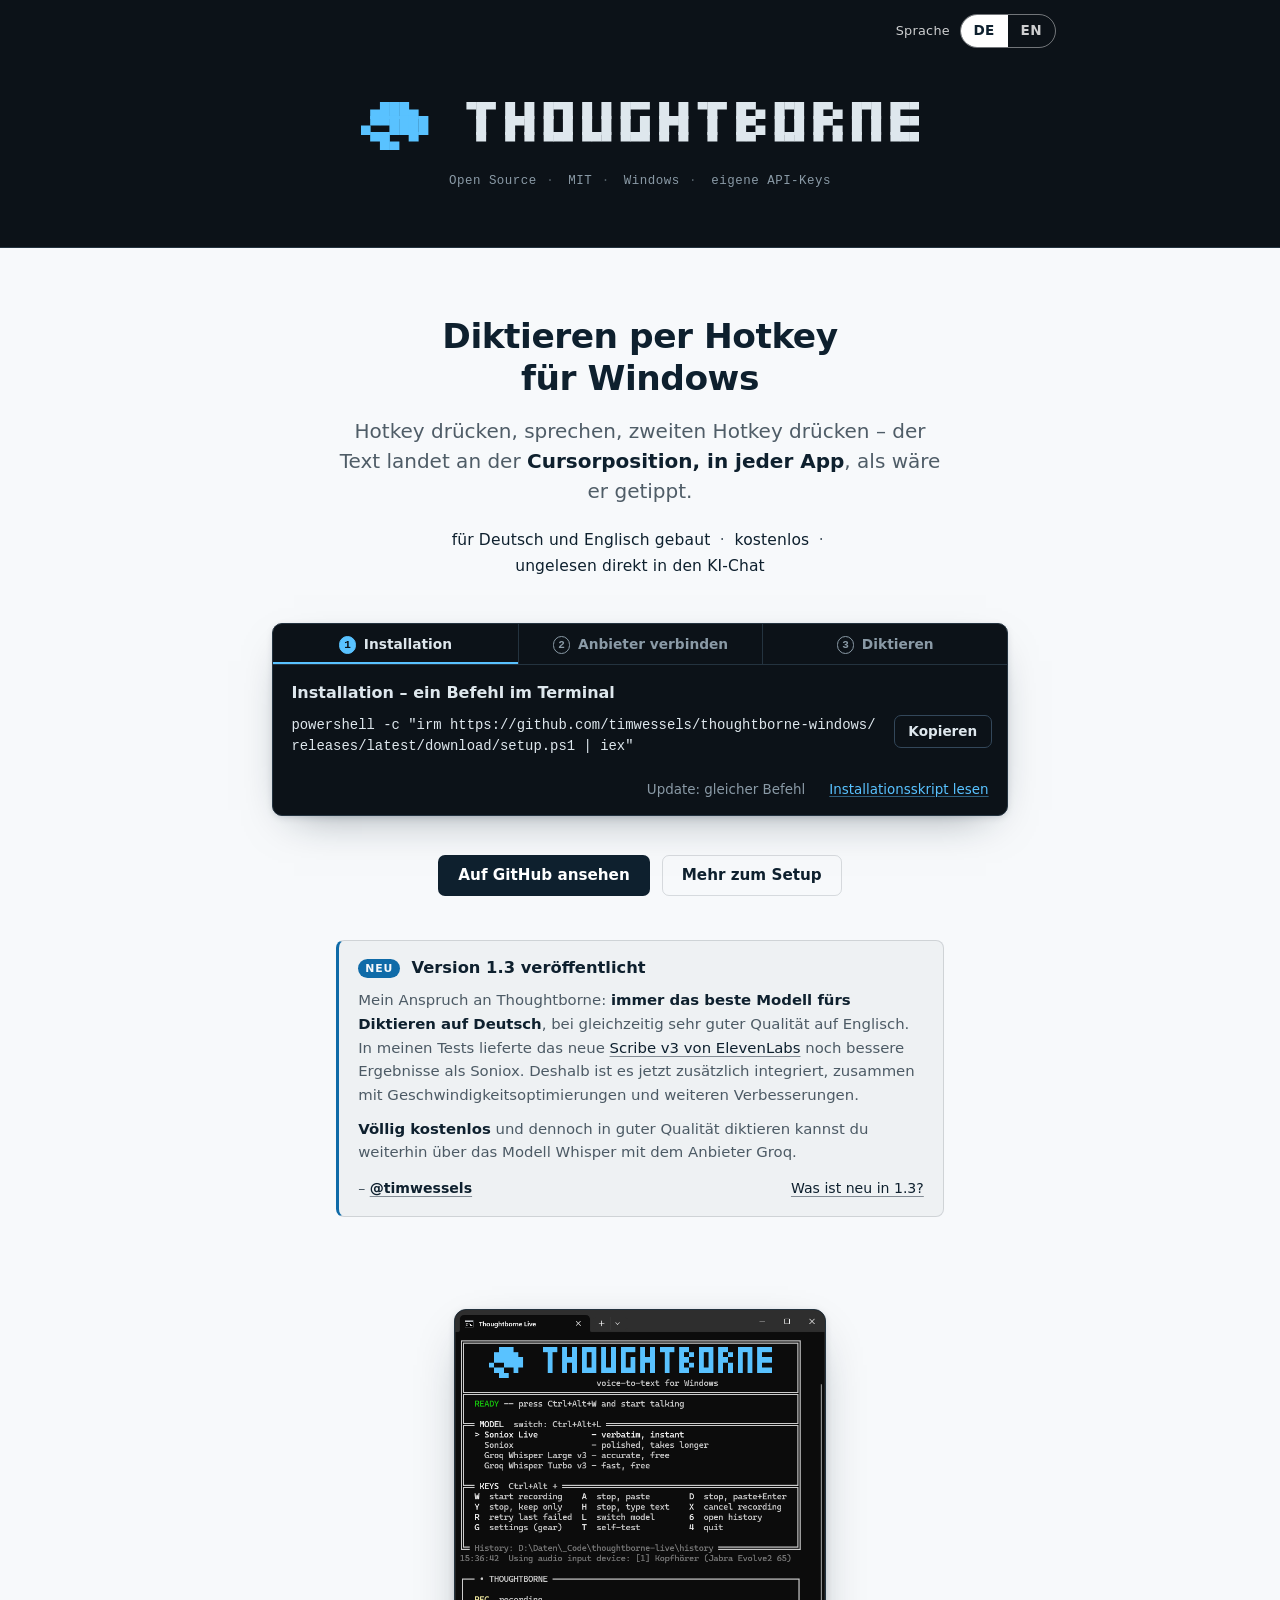
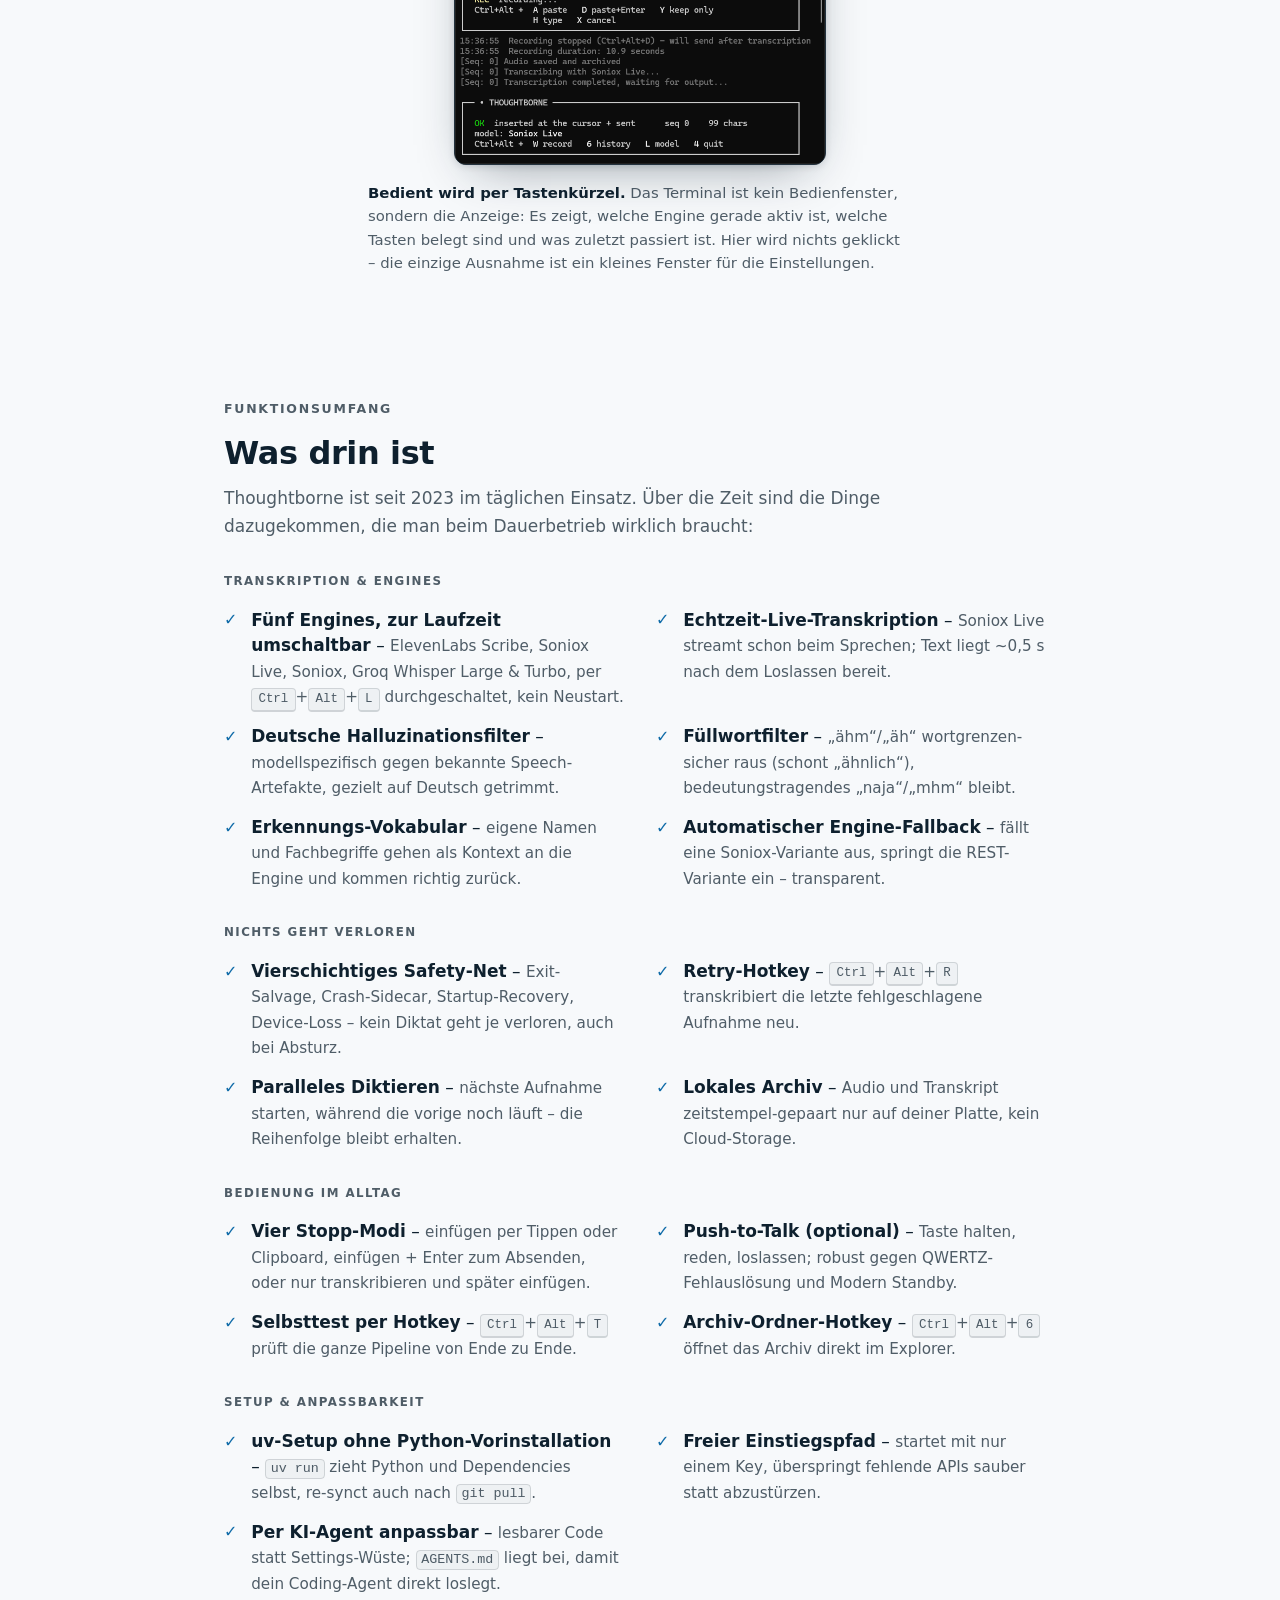
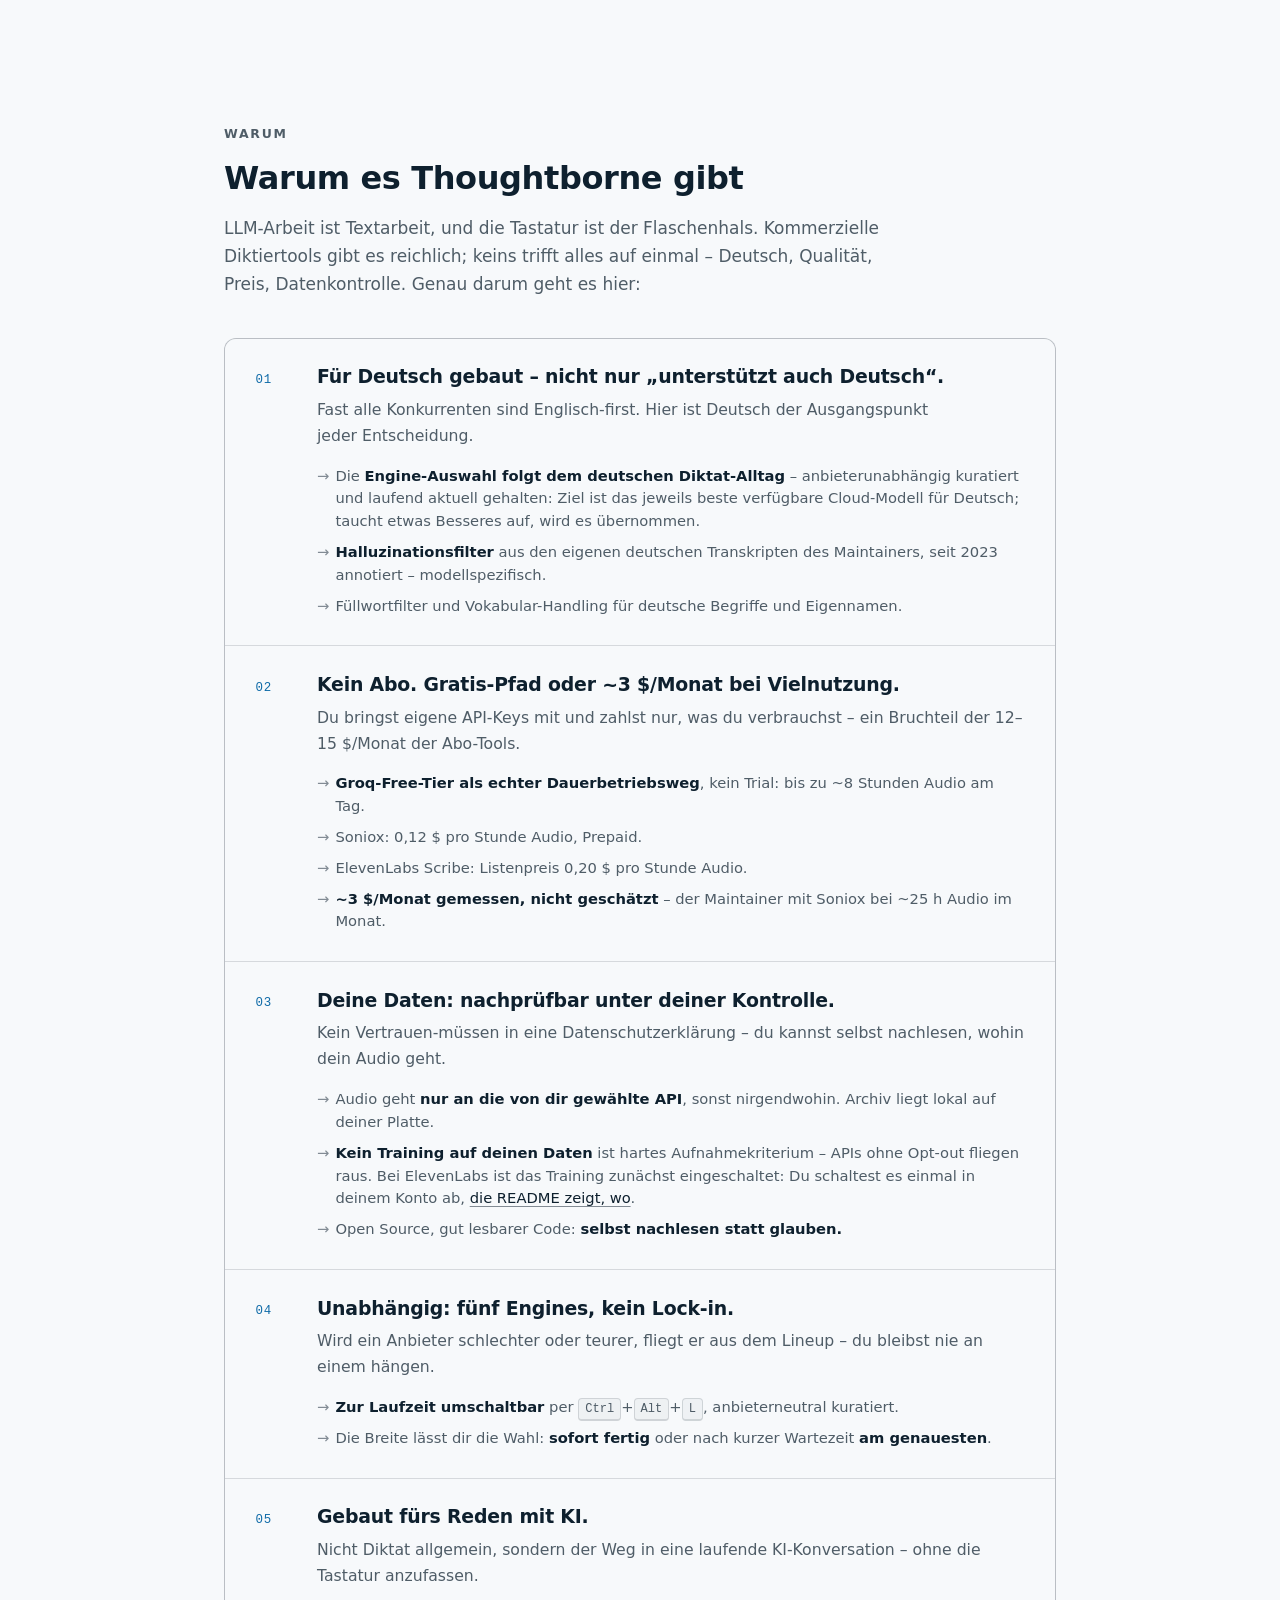
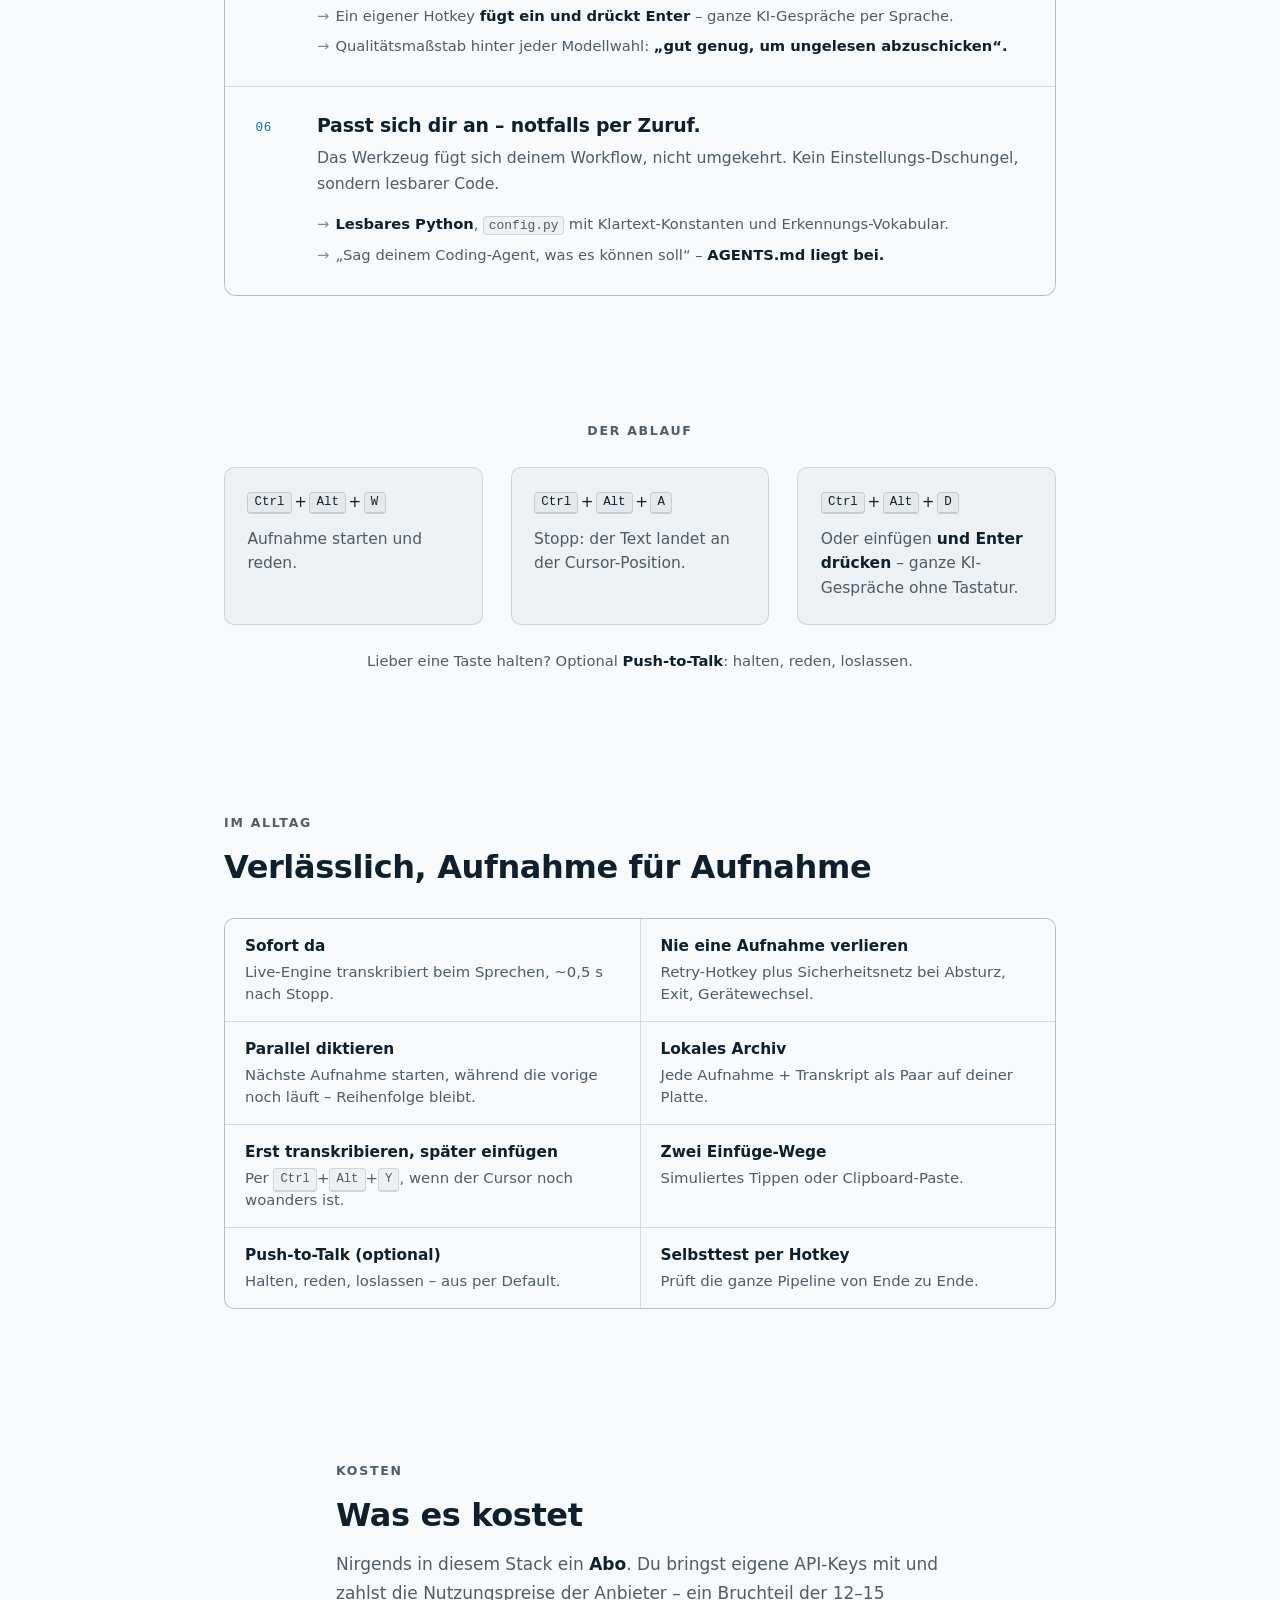
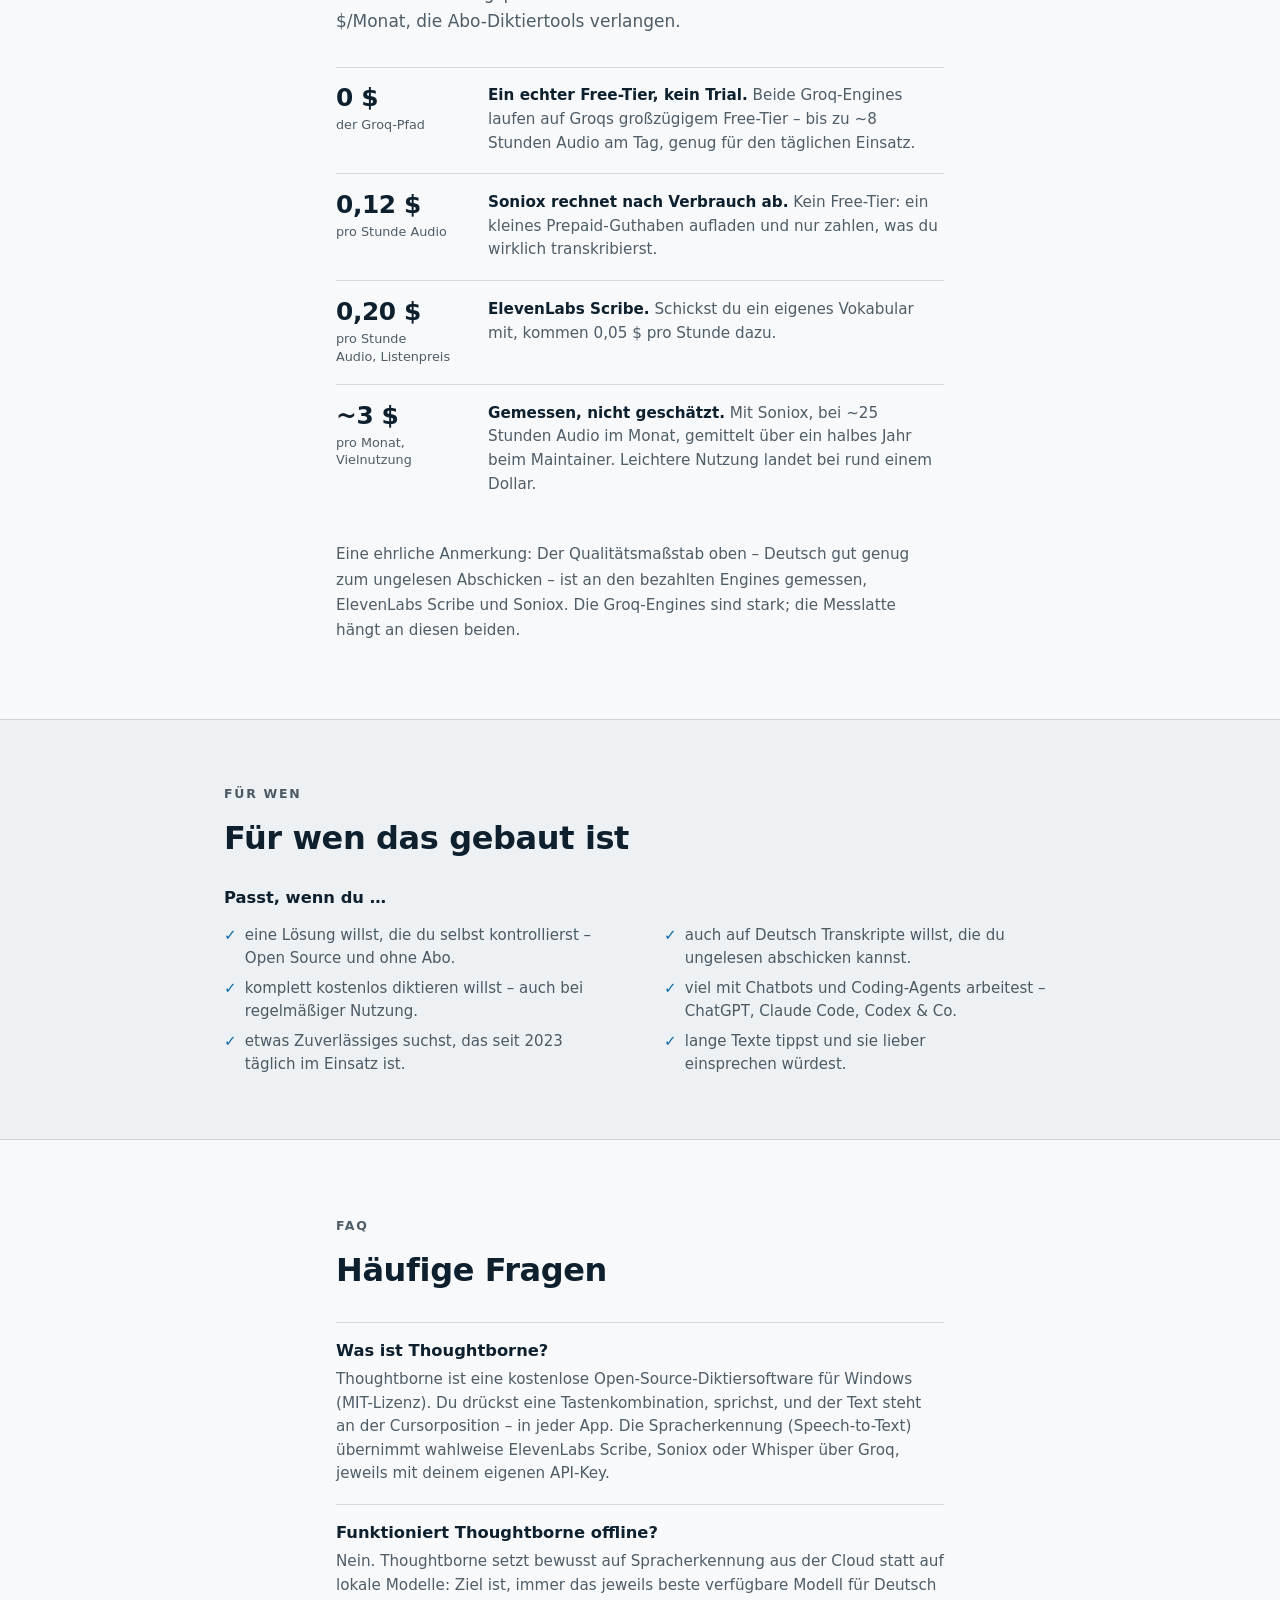
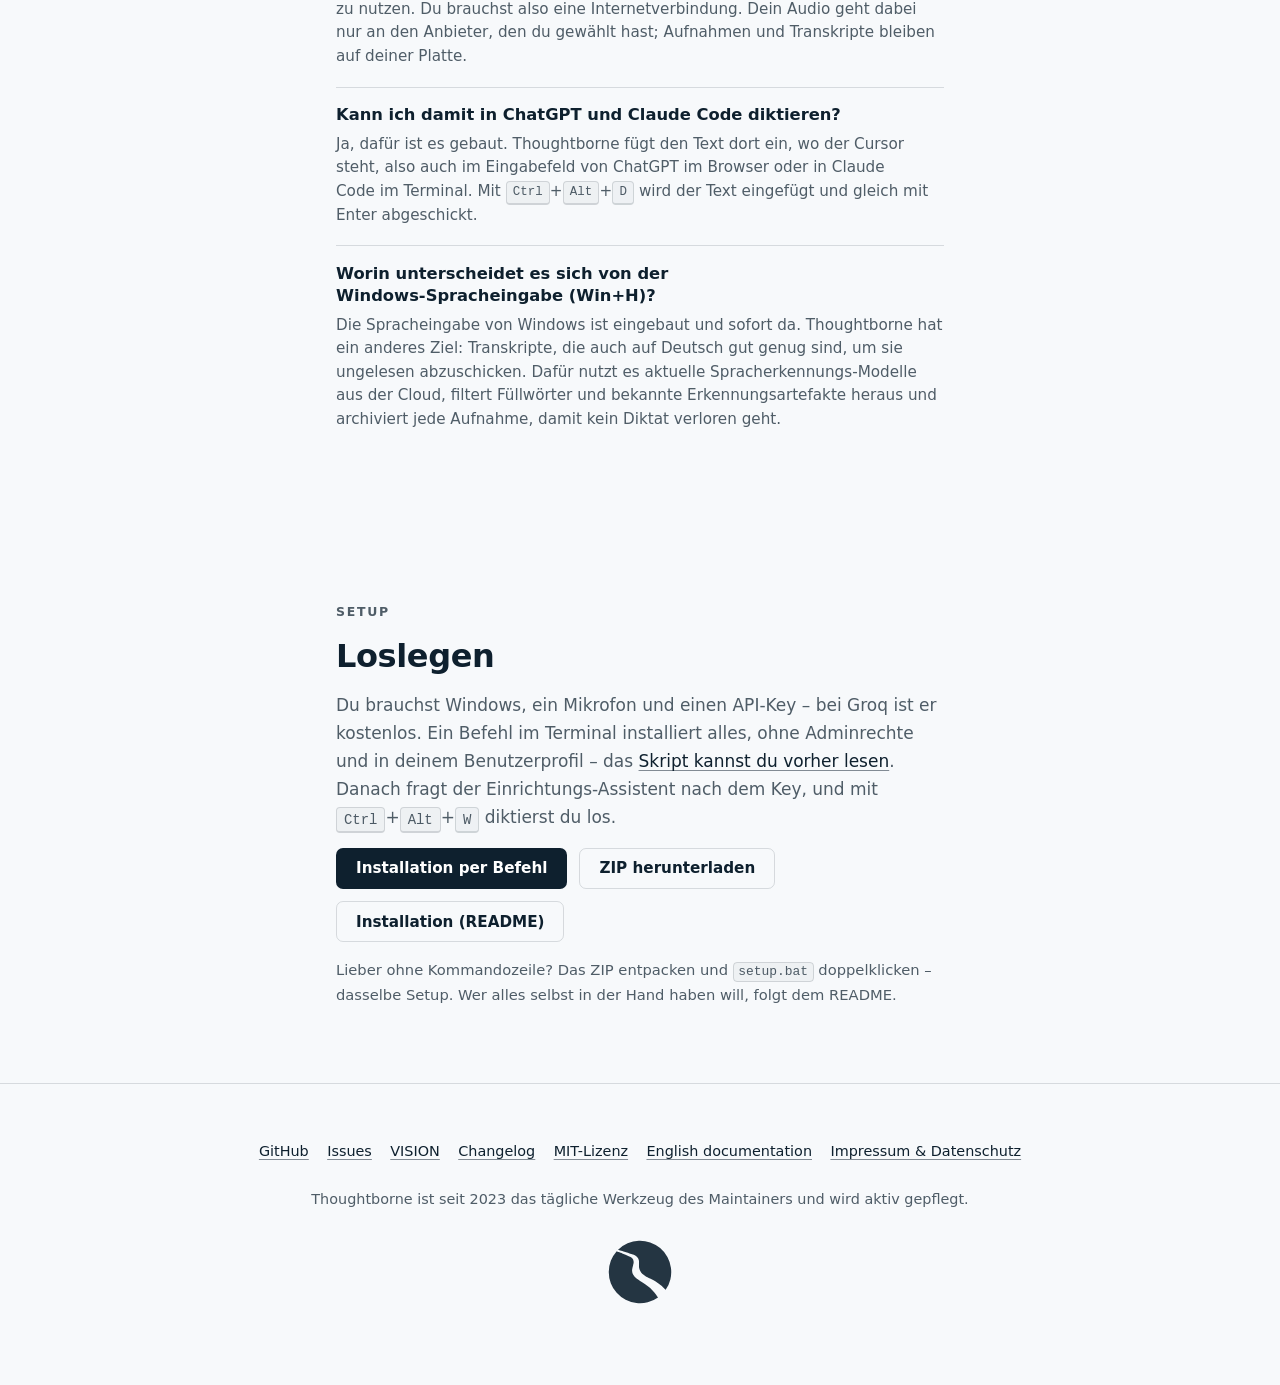
<file: docs/index.html>
<!doctype html>
<html lang="de">
<head>
<meta charset="utf-8">
<meta name="viewport" content="width=device-width, initial-scale=1">
<title>Thoughtborne – Diktiersoftware für Windows, gebaut für Deutsch</title>
<meta name="description" content="Kostenlose Open-Source-Diktiersoftware für Windows, gebaut für Deutsch: per Hotkey in jede App diktieren, auch in ChatGPT und Claude Code. Kein Abo, eigener API-Key.">
<link rel="canonical" href="https://thoughtborne.app/">
<link rel="alternate" hreflang="de" href="https://thoughtborne.app/">
<link rel="alternate" hreflang="en" href="https://thoughtborne.app/en/">
<link rel="alternate" hreflang="x-default" href="https://thoughtborne.app/">
<link rel="icon" href="favicon.ico?v=2" sizes="48x48">
<link rel="icon" href="favicon.svg?v=2" type="image/svg+xml">
<link rel="apple-touch-icon" href="apple-touch-icon.png" sizes="180x180">
<meta name="theme-color" content="#0C1218">
<meta property="og:type" content="website">
<meta property="og:locale" content="de_DE">
<meta property="og:locale:alternate" content="en_US">
<meta property="og:title" content="Thoughtborne – Diktieren per Hotkey für Windows">
<meta property="og:description" content="Hotkey drücken, reden, zweiten Hotkey drücken – der Text landet an der Cursor-Position. Für Deutsch gebaut, fürs Reden mit KI. Open Source, MIT.">
<meta property="og:url" content="https://thoughtborne.app/">
<meta property="og:image" content="https://thoughtborne.app/assets/thoughtborne-social-preview-de.png">
<meta property="og:site_name" content="Thoughtborne">
<meta property="og:image:width" content="1280">
<meta property="og:image:height" content="640">
<meta name="twitter:card" content="summary_large_image">
<!-- Google Search Console ownership proof — removing it un-verifies the property. -->
<meta name="google-site-verification" content="olJhv7AskdFyZ6ftChwHMDHjfhokNTJSDp2IerYd8rw">
<!-- The WebSite entry lives on this page only: Google takes the site name
     for the whole domain from the home page, /en/ cannot carry its own. -->
<script type="application/ld+json">
{
  "@context": "https://schema.org",
  "@graph": [
    {
      "@type": "WebSite",
      "@id": "https://thoughtborne.app/#website",
      "name": "Thoughtborne",
      "url": "https://thoughtborne.app/"
    },
    {
      "@type": "SoftwareApplication",
      "@id": "https://thoughtborne.app/#software",
      "name": "Thoughtborne",
      "operatingSystem": "Windows",
      "applicationCategory": "UtilitiesApplication",
      "offers": { "@type": "Offer", "price": "0", "priceCurrency": "EUR" },
      "isAccessibleForFree": true,
      "url": "https://thoughtborne.app/",
      "downloadUrl": "https://github.com/timwessels/thoughtborne-windows",
      "sameAs": "https://github.com/timwessels/thoughtborne-windows",
      "license": "https://github.com/timwessels/thoughtborne-windows/blob/main/LICENSE",
      "screenshot": "https://thoughtborne.app/assets/screenshot-terminal.png",
      "author": { "@type": "Person", "name": "Tim Wessels", "url": "https://github.com/timwessels" },
      "description": "Kostenlose Open-Source-Diktiersoftware für Windows, gebaut für Deutsch: per Hotkey in jede App diktieren, auch in ChatGPT und Claude Code. Kein Abo, eigener API-Key.",
      "inLanguage": ["de", "en"]
    }
  ]
}
</script>
<!-- ?v= is a cache-buster: bump it whenever style.css changes shape, so a
     stale cached sheet can never style the new markup (site-v4 idea). -->
<link rel="stylesheet" href="style.css?v=18">
<noscript><style>.ip-tabs { display: none; } .ip-panel[hidden] { display: block; }</style></noscript>
</head>
<body>

<a class="skip-link" href="#main">Zum Inhalt springen</a>

<header class="masthead">

  <div class="term-band">
    <div class="band-inner">

      <!-- Nav hrefs are root-absolute — they don't resolve under file://;
           review click-through over a local HTTP server. -->
      <div class="band-top">
        <span class="langbar-label">Sprache</span>
        <span class="lang-toggle">
          <a href="/" aria-current="page">DE</a>
          <a href="/en/" hreflang="en" aria-label="English version">EN</a>
        </span>
      </div>

      <!-- The app's terminal masthead, ported character-exact from console_ui.py
           (LOGO_MARK_A5 + WM, gap 4). Spans are colour-only: mark glyph in the
           console accent, wordmark in console off-white. Concatenated span text
           is identical to the app's output — regenerate from console_ui.py
           whenever the app masthead changes. line-height stays 1.0. -->
      <pre class="term-logo" aria-hidden="true"><span class="lg-mark"> ▄███▄ </span><span class="lg-word">    ▀█▀ █ █ █▀█ █ █ █▀▀ █ █ ▀█▀ █▀▄ █▀█ █▀▄ █▀█ █▀▀</span>
<span class="lg-mark">▄▀▀████</span><span class="lg-word">     █  █▀█ █ █ █ █ █ █ █▀█  █  █▀▄ █ █ █▀▄ █ █ █▀▀</span>
<span class="lg-mark"> ▀█▄ ▀ </span><span class="lg-word">     ▀  ▀ ▀ ▀▀▀ ▀▀▀ ▀▀▀ ▀ ▀  ▀  ▀▀  ▀▀▀ ▀ ▀ ▀ ▀ ▀▀▀</span></pre>

      <p class="term-status"><span>Open Source</span> <span>MIT</span> <span>Windows</span> <span>eigene API-Keys</span></p>

    </div>
  </div>

  <div class="wrap intro-hero">
    <h1 class="headline"><span class="visually-hidden">Thoughtborne – </span>Diktieren per Hotkey für&nbsp;Windows</h1>
    <p class="tagline">Hotkey drücken, sprechen, zweiten Hotkey drücken – der Text landet an der <strong>Cursorposition, in jeder App</strong>, als wäre er getippt.</p>
    <p class="benefits"><span>für Deutsch und Englisch gebaut</span> <span>kostenlos</span> <span>ungelesen direkt in den KI-Chat</span></p>

    <!-- The canonical release lane — releases/latest/download always resolves
         to the newest published release, so this URL never needs a version bump. -->
    <!-- Anchor #installation is deep-linked from the settings app's Machine-Room
         tab (settings_strings.py, url.update) — renaming it breaks that link silently. -->
    <div class="install install-tabs" id="installation">
      <!-- Three-step strip. Panels 2/3 ship `hidden` so nothing flashes before the
           script at the end of the body wires the tabs; the head's noscript rule
           stacks all three without JS. -->
      <div class="ip-tabs" role="tablist" aria-label="Loslegen in drei Schritten">
        <button class="ip-tab" role="tab" type="button" id="ip-tab-1" aria-controls="ip-panel-1" aria-selected="true"><span class="ip-num">1</span>Installation</button>
        <button class="ip-tab" role="tab" type="button" id="ip-tab-2" aria-controls="ip-panel-2" aria-selected="false" tabindex="-1"><span class="ip-num">2</span>Anbieter verbinden</button>
        <button class="ip-tab" role="tab" type="button" id="ip-tab-3" aria-controls="ip-panel-3" aria-selected="false" tabindex="-1"><span class="ip-num">3</span>Diktieren</button>
      </div>

      <div class="ip-panel" role="tabpanel" id="ip-panel-1" aria-labelledby="ip-tab-1">
        <p class="ip-title">Installation – ein Befehl im Terminal</p>
        <div class="install-panel">
          <!-- The page's only install command — keep it word-for-word identical to the
               one-liners in README.md and README.de.md. The powershell -c wrapper is
               deliberate: content blockers (uBlock's ClickFix guard) swallow a bare
               `irm | iex` clipboard write; the flag-free wrapped form is the tolerated
               shape — and runs from cmd and Win+R too. The <wbr>s are break hints with
               no text of their own (Chrome does not break URLs at `/` by itself), so
               the copy button still yields the exact command. -->
          <code class="install-cmd">powershell -c "irm https://github.com/timwessels/<wbr>thoughtborne-windows/<wbr>releases/latest/download/setup.ps1 | iex"</code>
          <button class="copy-btn" type="button" data-label="Kopieren" data-done="✓ Kopiert" data-fail="Strg+C drücken">Kopieren</button>
        </div>
        <p class="ip-more"><span class="ip-update">Update: gleicher Befehl</span><a href="https://github.com/timwessels/thoughtborne-windows/blob/main/setup.ps1" target="_blank" rel="noopener">Installationsskript lesen</a></p>
      </div>

      <div class="ip-panel" role="tabpanel" id="ip-panel-2" aria-labelledby="ip-tab-2" hidden>
        <p class="ip-title">Anmelden, Code einfügen – fertig</p>
        <p class="ip-lead">Thoughtborne schickt deine Sprache an einen Anbieter, der schickt den Text zurück. Du brauchst nur seinen Zugangscode (API-Key).</p>
        <ul class="ip-options">
          <li>
            <span class="ip-opt-head"><a href="https://groq.com/" target="_blank" rel="noopener">Groq</a> <span class="ip-tag ip-tag-free">kostenlos</span></span>
            <span class="ip-opt-text">Gut und datenschutzfreundlich</span>
            <a class="ip-opt-btn" href="https://console.groq.com/login" target="_blank" rel="noopener">Anmelden</a>
          </li>
          <li>
            <span class="ip-opt-head"><a href="https://soniox.com/" target="_blank" rel="noopener">Soniox</a> <span class="ip-tag">mit Guthaben</span></span>
            <span class="ip-opt-text">Bessere Qualität der Spracherkennung</span>
            <a class="ip-opt-btn" href="https://console.soniox.com/signup/" target="_blank" rel="noopener">Anmelden</a>
          </li>
          <li>
            <span class="ip-opt-head"><a href="https://elevenlabs.io/" target="_blank" rel="noopener">ElevenLabs</a> <span class="ip-tag">Tarif oder Guthaben</span></span>
            <span class="ip-opt-text">Im Test die besten Ergebnisse; <a href="https://github.com/timwessels/thoughtborne-windows/blob/main/README.de.md#api-keys" target="_blank" rel="noopener">Training vorher im Konto abschalten</a></span>
            <a class="ip-opt-btn" href="https://elevenlabs.io/app/sign-up" target="_blank" rel="noopener">Anmelden</a>
          </li>
        </ul>
        <p class="ip-more"><a href="#kosten">Mehr Infos</a></p>
      </div>

      <div class="ip-panel" role="tabpanel" id="ip-panel-3" aria-labelledby="ip-tab-3" hidden>
        <p class="ip-title">Sprechen statt tippen – in jedem Programm</p>
        <p class="ip-lead">So verlässlich wie die Tastatur, nur schneller – meist ohne ein Wort zu korrigieren.</p>
        <ol class="ip-flow">
          <li><span class="keys"><kbd>Ctrl</kbd>+<kbd>Alt</kbd>+<kbd>W</kbd></span></li>
          <li>sprechen</li>
          <li><span class="keys"><kbd>Ctrl</kbd>+<kbd>Alt</kbd>+<kbd>A</kbd></span></li>
          <li class="ip-flow-out">Der Text steht am Cursor – im Browser, in Word, in ChatGPT, in Claude Code.</li>
        </ol>
        <ul class="ip-list">
          <li>Oder Push-to-Talk (optional): <kbd>Ctrl</kbd> antippen und halten, sprechen, loslassen.</li>
          <li>In KI-Chats auf Wunsch gleich mit Enter abschicken – du redest einfach mit der KI.</li>
        </ul>
      </div>
    </div>

    <p class="actions">
      <a class="btn btn-primary" href="https://github.com/timwessels/thoughtborne-windows" target="_blank" rel="noopener">Auf GitHub ansehen</a>
      <a class="btn btn-ghost" href="#los-gehts">Mehr zum Setup</a>
    </p>

    <!-- Rewritten with each release; the twin lives in en/index.html. -->
    <aside class="release-note" aria-labelledby="rn-title">
      <div class="rn-head">
        <span class="rn-tag">Neu</span>
        <h2 class="rn-title" id="rn-title">Version 1.3 veröffentlicht</h2>
      </div>
      <p>Mein Anspruch an Thoughtborne: <strong>immer das beste Modell fürs Diktieren auf Deutsch</strong>, bei gleichzeitig sehr guter Qualität auf Englisch. In meinen Tests lieferte das neue <a href="https://elevenlabs.io/blog/scribe-v3" target="_blank" rel="noopener">Scribe v3 von ElevenLabs</a> noch bessere Ergebnisse als Soniox. Deshalb ist es jetzt zusätzlich integriert, zusammen mit Geschwindigkeitsoptimierungen und weiteren Verbesserungen.</p>
      <p><strong>Völlig kostenlos</strong> und dennoch in guter Qualität diktieren kannst du weiterhin über das Modell Whisper mit dem Anbieter Groq.</p>
      <p class="rn-foot"><span>– <a class="rn-by" href="https://github.com/timwessels" target="_blank" rel="noopener">@timwessels</a></span> <a href="https://github.com/timwessels/thoughtborne-windows/releases/tag/v1.3.0" target="_blank" rel="noopener">Was ist neu in 1.3?</a></p>
    </aside>
  </div>

</header>

<main id="main">

  <section class="shot">
    <div class="wrap">
      <div class="shot-frame">
        <img src="assets/screenshot-terminal.png?v=3" width="683" height="837" alt="Thoughtborne im Terminal: oben die Bereitschaftsanzeige mit dem Modell-Karussell der Engines und der Tastenübersicht, darunter eine Aufnahme vom REC-Hinweis bis zur Bestätigung des eingefügten Texts.">
      </div>
      <p class="shot-cap"><strong>Bedient wird per Tastenkürzel.</strong> Das Terminal ist kein Bedienfenster, sondern die Anzeige: Es zeigt, welche Engine gerade aktiv ist, welche Tasten belegt sind und was zuletzt passiert ist. Hier wird nichts geklickt – die einzige Ausnahme ist ein kleines Fenster für die Einstellungen.</p>
    </div>
  </section>

  <section class="features-top">
    <div class="wrap">
      <div class="intro">
        <p class="eyebrow" aria-hidden="true">Funktionsumfang</p>
        <h2>Was drin ist</h2>
        <p>Thoughtborne ist seit 2023 im täglichen Einsatz. Über die Zeit sind die Dinge dazugekommen, die man beim Dauerbetrieb wirklich braucht:</p>
      </div>

      <div class="feat-group">
        <p class="feat-group-title">Transkription &amp; Engines</p>
        <ul class="feat-grid">
          <li><b>Fünf Engines, zur Laufzeit umschaltbar</b> – <span>ElevenLabs Scribe, Soniox Live, Soniox, Groq Whisper Large &amp; Turbo, per <kbd>Ctrl</kbd>+<kbd>Alt</kbd>+<kbd>L</kbd> durchgeschaltet, kein Neustart.</span></li>
          <li><b>Echtzeit-Live-Transkription</b> – <span>Soniox Live streamt schon beim Sprechen; Text liegt ~0,5 s nach dem Loslassen bereit.</span></li>
          <li><b>Deutsche Halluzinationsfilter</b> – <span>modellspezifisch gegen bekannte Speech-Artefakte, gezielt auf Deutsch getrimmt.</span></li>
          <li><b>Füllwortfilter</b> – <span>„ähm“/„äh“ wortgrenzen-sicher raus (schont „ähnlich“), bedeutungstragendes „naja“/„mhm“ bleibt.</span></li>
          <li><b>Erkennungs-Vokabular</b> – <span>eigene Namen und Fachbegriffe gehen als Kontext an die Engine und kommen richtig zurück.</span></li>
          <li><b>Automatischer Engine-Fallback</b> – <span>fällt eine Soniox-Variante aus, springt die REST-Variante ein – transparent.</span></li>
        </ul>
      </div>

      <div class="feat-group">
        <p class="feat-group-title">Nichts geht verloren</p>
        <ul class="feat-grid">
          <li><b>Vierschichtiges Safety-Net</b> – <span>Exit-Salvage, Crash-Sidecar, Startup-Recovery, Device-Loss – kein Diktat geht je verloren, auch bei Absturz.</span></li>
          <li><b>Retry-Hotkey</b> – <span><kbd>Ctrl</kbd>+<kbd>Alt</kbd>+<kbd>R</kbd> transkribiert die letzte fehlgeschlagene Aufnahme neu.</span></li>
          <li><b>Paralleles Diktieren</b> – <span>nächste Aufnahme starten, während die vorige noch läuft – die Reihenfolge bleibt erhalten.</span></li>
          <li><b>Lokales Archiv</b> – <span>Audio und Transkript zeitstempel-gepaart nur auf deiner Platte, kein Cloud-Storage.</span></li>
        </ul>
      </div>

      <div class="feat-group">
        <p class="feat-group-title">Bedienung im Alltag</p>
        <ul class="feat-grid">
          <li><b>Vier Stopp-Modi</b> – <span>einfügen per Tippen oder Clipboard, einfügen&nbsp;+&nbsp;Enter zum Absenden, oder nur transkribieren und später einfügen.</span></li>
          <li><b>Push-to-Talk (optional)</b> – <span>Taste halten, reden, loslassen; robust gegen QWERTZ-Fehlauslösung und Modern Standby.</span></li>
          <li><b>Selbsttest per Hotkey</b> – <span><kbd>Ctrl</kbd>+<kbd>Alt</kbd>+<kbd>T</kbd> prüft die ganze Pipeline von Ende zu Ende.</span></li>
          <li><b>Archiv-Ordner-Hotkey</b> – <span><kbd>Ctrl</kbd>+<kbd>Alt</kbd>+<kbd>6</kbd> öffnet das Archiv direkt im Explorer.</span></li>
        </ul>
      </div>

      <div class="feat-group">
        <p class="feat-group-title">Setup &amp; Anpassbarkeit</p>
        <ul class="feat-grid">
          <li><b>uv-Setup ohne Python-Vorinstallation</b> – <span><code>uv run</code> zieht Python und Dependencies selbst, re-synct auch nach <code>git pull</code>.</span></li>
          <li><b>Freier Einstiegspfad</b> – <span>startet mit nur einem Key, überspringt fehlende APIs sauber statt abzustürzen.</span></li>
          <li><b>Per KI-Agent anpassbar</b> – <span>lesbarer Code statt Settings-Wüste; <code>AGENTS.md</code> liegt bei, damit dein Coding-Agent direkt loslegt.</span></li>
        </ul>
      </div>
    </div>
  </section>

  <section class="args">
    <div class="wrap">
      <div class="args-intro">
        <p class="eyebrow" aria-hidden="true">Warum</p>
        <h2>Warum es Thoughtborne gibt</h2>
        <p>LLM-Arbeit ist Textarbeit, und die Tastatur ist der Flaschenhals. Kommerzielle Diktiertools gibt es reichlich; keins trifft alles auf einmal – Deutsch, Qualität, Preis, Datenkontrolle. Genau darum geht es hier:</p>
      </div>

      <div class="arg-list">
        <article class="arg">
          <span class="arg-num">01</span>
          <h3>Für Deutsch gebaut – nicht nur „unterstützt auch Deutsch“.</h3>
          <p class="arg-lead">Fast alle Konkurrenten sind Englisch-first. Hier ist Deutsch der Ausgangspunkt jeder Entscheidung.</p>
          <ul class="arg-evidence">
            <li>Die <strong>Engine-Auswahl folgt dem deutschen Diktat-Alltag</strong> – anbieterunabhängig kuratiert und laufend aktuell gehalten: Ziel ist das jeweils beste verfügbare Cloud-Modell für Deutsch; taucht etwas Besseres auf, wird es übernommen.</li>
            <li><strong>Halluzinationsfilter</strong> aus den eigenen deutschen Transkripten des Maintainers, seit 2023 annotiert – modellspezifisch.</li>
            <li>Füllwortfilter und Vokabular-Handling für deutsche Begriffe und Eigennamen.</li>
          </ul>
        </article>

        <article class="arg">
          <span class="arg-num">02</span>
          <h3>Kein Abo. Gratis-Pfad oder ~3 $/Monat bei Vielnutzung.</h3>
          <p class="arg-lead">Du bringst eigene API-Keys mit und zahlst nur, was du verbrauchst – ein Bruchteil der 12–15 $/Monat der Abo-Tools.</p>
          <ul class="arg-evidence">
            <li><strong>Groq-Free-Tier als echter Dauerbetriebsweg</strong>, kein Trial: bis zu ~8 Stunden Audio am Tag.</li>
            <li>Soniox: 0,12 $ pro Stunde Audio, Prepaid.</li>
            <li>ElevenLabs Scribe: Listenpreis 0,20 $ pro Stunde Audio.</li>
            <li><strong>~3 $/Monat gemessen, nicht geschätzt</strong> – der Maintainer mit Soniox bei ~25 h Audio im Monat.</li>
          </ul>
        </article>

        <article class="arg">
          <span class="arg-num">03</span>
          <h3>Deine Daten: nachprüfbar unter deiner Kontrolle.</h3>
          <p class="arg-lead">Kein Vertrauen-müssen in eine Datenschutzerklärung – du kannst selbst nachlesen, wohin dein Audio geht.</p>
          <ul class="arg-evidence">
            <li>Audio geht <strong>nur an die von dir gewählte API</strong>, sonst nirgendwohin. Archiv liegt lokal auf deiner Platte.</li>
            <li><strong>Kein Training auf deinen Daten</strong> ist hartes Aufnahmekriterium – APIs ohne Opt-out fliegen raus. Bei ElevenLabs ist das Training zunächst eingeschaltet: Du schaltest es einmal in deinem Konto ab, <a href="https://github.com/timwessels/thoughtborne-windows/blob/main/README.de.md#api-keys" target="_blank" rel="noopener">die README zeigt, wo</a>.</li>
            <li>Open Source, gut lesbarer Code: <strong>selbst nachlesen statt glauben.</strong></li>
          </ul>
        </article>

        <article class="arg">
          <span class="arg-num">04</span>
          <h3>Unabhängig: fünf Engines, kein Lock-in.</h3>
          <p class="arg-lead">Wird ein Anbieter schlechter oder teurer, fliegt er aus dem Lineup – du bleibst nie an einem hängen.</p>
          <ul class="arg-evidence">
            <li><strong>Zur Laufzeit umschaltbar</strong> per <kbd>Ctrl</kbd>+<kbd>Alt</kbd>+<kbd>L</kbd>, anbieterneutral kuratiert.</li>
            <li>Die Breite lässt dir die Wahl: <strong>sofort fertig</strong> oder nach kurzer Wartezeit <strong>am genauesten</strong>.</li>
          </ul>
        </article>

        <article class="arg">
          <span class="arg-num">05</span>
          <h3>Gebaut fürs Reden mit KI.</h3>
          <p class="arg-lead">Nicht Diktat allgemein, sondern der Weg in eine laufende KI-Konversation – ohne die Tastatur anzufassen.</p>
          <ul class="arg-evidence">
            <li>Ein eigener Hotkey <strong>fügt ein und drückt Enter</strong> – ganze KI-Gespräche per Sprache.</li>
            <li>Qualitätsmaßstab hinter jeder Modellwahl: <strong>„gut genug, um ungelesen abzuschicken“.</strong></li>
          </ul>
        </article>

        <article class="arg">
          <span class="arg-num">06</span>
          <h3>Passt sich dir an – notfalls per Zuruf.</h3>
          <p class="arg-lead">Das Werkzeug fügt sich deinem Workflow, nicht umgekehrt. Kein Einstellungs-Dschungel, sondern lesbarer Code.</p>
          <ul class="arg-evidence">
            <li><strong>Lesbares Python</strong>, <code>config.py</code> mit Klartext-Konstanten und Erkennungs-Vokabular.</li>
            <li>„Sag deinem Coding-Agent, was es können soll“ – <strong>AGENTS.md liegt bei.</strong></li>
          </ul>
        </article>
      </div>
    </div>
  </section>

  <section class="loop">
    <div class="wrap">
      <h2 class="loop-title">Der Ablauf</h2>
      <ol class="steps">
        <li>
          <span class="keys"><kbd>Ctrl</kbd>+<kbd>Alt</kbd>+<kbd>W</kbd></span>
          <span class="step-text">Aufnahme starten und reden.</span>
        </li>
        <li>
          <span class="keys"><kbd>Ctrl</kbd>+<kbd>Alt</kbd>+<kbd>A</kbd></span>
          <span class="step-text">Stopp: der Text landet an der Cursor-Position.</span>
        </li>
        <li>
          <span class="keys"><kbd>Ctrl</kbd>+<kbd>Alt</kbd>+<kbd>D</kbd></span>
          <span class="step-text">Oder einfügen <strong>und Enter drücken</strong> – ganze KI-Gespräche ohne Tastatur.</span>
        </li>
      </ol>
      <p class="loop-note">Lieber eine Taste halten? Optional <strong>Push-to-Talk</strong>: halten, reden, loslassen.</p>
    </div>
  </section>

  <section class="section reliab">
    <div class="wrap">
      <p class="eyebrow" aria-hidden="true">Im Alltag</p>
      <h2>Verlässlich, Aufnahme für Aufnahme</h2>
      <ul class="reliab-grid">
        <li><strong>Sofort da</strong>Live-Engine transkribiert beim Sprechen, ~0,5 s nach Stopp.</li>
        <li><strong>Nie eine Aufnahme verlieren</strong>Retry-Hotkey plus Sicherheitsnetz bei Absturz, Exit, Gerätewechsel.</li>
        <li><strong>Parallel diktieren</strong>Nächste Aufnahme starten, während die vorige noch läuft – Reihenfolge bleibt.</li>
        <li><strong>Lokales Archiv</strong>Jede Aufnahme + Transkript als Paar auf deiner Platte.</li>
        <li><strong>Erst transkribieren, später einfügen</strong>Per <kbd>Ctrl</kbd>+<kbd>Alt</kbd>+<kbd>Y</kbd>, wenn der Cursor noch woanders ist.</li>
        <li><strong>Zwei Einfüge-Wege</strong>Simuliertes Tippen oder Clipboard-Paste.</li>
        <li><strong>Push-to-Talk (optional)</strong>Halten, reden, loslassen – aus per Default.</li>
        <li><strong>Selbsttest per Hotkey</strong>Prüft die ganze Pipeline von Ende zu Ende.</li>
      </ul>
    </div>
  </section>

  <section class="section cost" id="kosten">
    <div class="wrap prose">
      <p class="eyebrow" aria-hidden="true">Kosten</p>
      <h2>Was es kostet</h2>
      <p>Nirgends in diesem Stack ein <strong>Abo</strong>. Du bringst eigene API-Keys mit und zahlst die Nutzungspreise der Anbieter – ein Bruchteil der 12–15 $/Monat, die Abo-Diktiertools verlangen.</p>
      <dl class="figures">
        <div>
          <dt><span class="fig-num">0 $</span> <span class="fig-unit">der Groq-Pfad</span></dt>
          <dd><strong>Ein echter Free-Tier, kein Trial.</strong> Beide Groq-Engines laufen auf Groqs großzügigem Free-Tier – bis zu ~8 Stunden Audio am Tag, genug für den täglichen Einsatz.</dd>
        </div>
        <div>
          <dt><span class="fig-num">0,12 $</span> <span class="fig-unit">pro Stunde Audio</span></dt>
          <dd><strong>Soniox rechnet nach Verbrauch ab.</strong> Kein Free-Tier: ein kleines Prepaid-Guthaben aufladen und nur zahlen, was du wirklich transkribierst.</dd>
        </div>
        <div>
          <dt><span class="fig-num">0,20 $</span> <span class="fig-unit">pro Stunde Audio, Listenpreis</span></dt>
          <dd><strong>ElevenLabs Scribe.</strong> Schickst du ein eigenes Vokabular mit, kommen 0,05 $ pro Stunde dazu.</dd>
        </div>
        <div>
          <dt><span class="fig-num">~3 $</span> <span class="fig-unit">pro Monat, Vielnutzung</span></dt>
          <dd><strong>Gemessen, nicht geschätzt.</strong> Mit Soniox, bei ~25 Stunden Audio im Monat, gemittelt über ein halbes Jahr beim Maintainer. Leichtere Nutzung landet bei rund einem Dollar.</dd>
        </div>
      </dl>
      <p class="cost-note">Eine ehrliche Anmerkung: Der Qualitätsmaßstab oben – Deutsch gut genug zum ungelesen Abschicken – ist an den bezahlten Engines gemessen, ElevenLabs Scribe und Soniox. Die Groq-Engines sind stark; die Messlatte hängt an diesen beiden.</p>
    </div>
  </section>

  <section class="audience-box">
    <div class="wrap">
      <p class="eyebrow" aria-hidden="true">Für wen</p>
      <h2>Für wen das gebaut ist</h2>
      <div class="aud-for">
        <h3>Passt, wenn du …</h3>
        <ul>
          <li>eine Lösung willst, die du selbst kontrollierst – Open Source und ohne Abo.</li>
          <li>komplett kostenlos diktieren willst – auch bei regelmäßiger Nutzung.</li>
          <li>etwas Zuverlässiges suchst, das seit 2023 täglich im Einsatz ist.</li>
          <li>auch auf Deutsch Transkripte willst, die du ungelesen abschicken kannst.</li>
          <li>viel mit Chatbots und Coding-Agents arbeitest – ChatGPT, Claude Code, Codex &amp; Co.</li>
          <li>lange Texte tippst und sie lieber einsprechen würdest.</li>
        </ul>
      </div>
    </div>
  </section>

  <section class="section faq" id="fragen">
    <div class="wrap prose">
      <p class="eyebrow" aria-hidden="true">FAQ</p>
      <h2>Häufige Fragen</h2>
      <div class="faq-list">
        <div>
          <h3>Was ist Thoughtborne?</h3>
          <p>Thoughtborne ist eine kostenlose Open-Source-Diktiersoftware für Windows (MIT-Lizenz). Du drückst eine Tastenkombination, sprichst, und der Text steht an der Cursorposition – in jeder App. Die Spracherkennung (Speech-to-Text) übernimmt wahlweise ElevenLabs Scribe, Soniox oder Whisper über Groq, jeweils mit deinem eigenen API-Key.</p>
        </div>
        <div>
          <h3>Funktioniert Thoughtborne offline?</h3>
          <p>Nein. Thoughtborne setzt bewusst auf Spracherkennung aus der Cloud statt auf lokale Modelle: Ziel ist, immer das jeweils beste verfügbare Modell für Deutsch zu nutzen. Du brauchst also eine Internetverbindung. Dein Audio geht dabei nur an den Anbieter, den du gewählt hast; Aufnahmen und Transkripte bleiben auf deiner Platte.</p>
        </div>
        <div>
          <h3>Kann ich damit in ChatGPT und Claude Code diktieren?</h3>
          <p>Ja, dafür ist es gebaut. Thoughtborne fügt den Text dort ein, wo der Cursor steht, also auch im Eingabefeld von ChatGPT im Browser oder in Claude Code im Terminal. Mit <kbd>Ctrl</kbd>+<kbd>Alt</kbd>+<kbd>D</kbd> wird der Text eingefügt und gleich mit Enter abgeschickt.</p>
        </div>
        <div>
          <h3>Worin unterscheidet es sich von der Windows-Spracheingabe (Win+H)?</h3>
          <p>Die Spracheingabe von Windows ist eingebaut und sofort da. Thoughtborne hat ein anderes Ziel: Transkripte, die auch auf Deutsch gut genug sind, um sie ungelesen abzuschicken. Dafür nutzt es aktuelle Spracherkennungs-Modelle aus der Cloud, filtert Füllwörter und bekannte Erkennungsartefakte heraus und archiviert jede Aufnahme, damit kein Diktat verloren geht.</p>
        </div>
      </div>
    </div>
  </section>

  <section class="section get-started" id="los-gehts">
    <div class="wrap prose">
      <p class="eyebrow" aria-hidden="true">Setup</p>
      <h2>Loslegen</h2>
      <p>Du brauchst Windows, ein Mikrofon und einen API-Key – bei Groq ist er kostenlos. Ein Befehl im Terminal installiert alles, ohne Adminrechte und in deinem Benutzerprofil – das <a href="https://github.com/timwessels/thoughtborne-windows/blob/main/setup.ps1" target="_blank" rel="noopener">Skript kannst du vorher lesen</a>. Danach fragt der Einrichtungs-Assistent nach dem Key, und mit <kbd>Ctrl</kbd>+<kbd>Alt</kbd>+<kbd>W</kbd> diktierst du los.</p>
      <p class="actions">
        <a class="btn btn-primary" href="#installation">Installation per Befehl</a>
        <!-- thoughtborne.zip is the snapshot the release ritual builds (D-006);
             releases/latest keeps the URL current with zero page edits. This one
             link stays in the same tab on purpose: GitHub serves the ZIP as an
             attachment, so target="_blank" would leave an empty tab behind. -->
        <a class="btn btn-ghost" href="https://github.com/timwessels/thoughtborne-windows/releases/latest/download/thoughtborne.zip">ZIP herunterladen</a>
        <a class="btn btn-ghost" href="https://github.com/timwessels/thoughtborne-windows#installation" target="_blank" rel="noopener">Installation (README)</a>
      </p>
      <p class="audience">Lieber ohne Kommandozeile? Das ZIP entpacken und <code>setup.bat</code> doppelklicken – dasselbe Setup. Wer alles selbst in der Hand haben will, folgt dem README.</p>
    </div>
  </section>

</main>

<footer class="site-footer">
  <div class="footer-inner">
    <nav class="footer-links" aria-label="Projekt-Links">
      <a href="https://github.com/timwessels/thoughtborne-windows" target="_blank" rel="noopener">GitHub</a>
      <a href="https://github.com/timwessels/thoughtborne-windows/issues" target="_blank" rel="noopener">Issues</a>
      <a href="https://github.com/timwessels/thoughtborne-windows/blob/main/VISION.md" target="_blank" rel="noopener">VISION</a>
      <a href="https://github.com/timwessels/thoughtborne-windows/blob/main/CHANGELOG.md" target="_blank" rel="noopener">Changelog</a>
      <a href="https://github.com/timwessels/thoughtborne-windows/blob/main/LICENSE" target="_blank" rel="noopener">MIT-Lizenz</a>
      <a href="https://github.com/timwessels/thoughtborne-windows/blob/main/README.md" hreflang="en" target="_blank" rel="noopener">English documentation</a>
      <a href="/legal.html">Impressum &amp; Datenschutz</a>
    </nav>
    <p class="footer-note">Thoughtborne ist seit 2023 das tägliche Werkzeug des Maintainers und wird aktiv gepflegt.</p>
    <!-- path data from assets/logo/thoughtborne-mark.svg — keep in sync. -->
    <svg class="mark mark-footer" viewBox="0 0 512 512" aria-hidden="true"><path d="M 69.57 89.44 C 70.92 90.26 80.55 94.04 91.91 98.66 C 103.26 103.28 115.37 108.20 118.80 109.60 C 149.01 121.85 172.26 131.55 176.22 133.55 C 181.20 136.07 187.72 140.63 191.59 144.31 C 200.33 152.64 205.14 164.00 205.19 176.41 C 205.22 184.14 204.19 189.89 200.05 205.09 C 193.51 229.12 191.95 239.31 193.13 250.31 C 194.75 265.49 200.47 278.71 210.38 290.15 C 222.87 304.60 232.56 312.03 270.23 336.00 C 310.93 361.90 331.92 378.17 354.42 401.21 C 365.24 412.30 373.89 422.38 383.45 435.05 C 390.08 443.85 400.24 458.95 400.32 460.14 A 250.00 250.00 0 0 1 69.57 89.44 Z M 461.13 398.90 C 461.25 398.98 456.27 393.85 450.21 387.62 C 421.66 358.22 391.54 336.94 341.33 310.71 C 311.21 294.98 305.14 291.72 297.83 287.38 C 278.90 276.16 266.13 263.50 258.15 248.06 C 253.46 239.00 251.24 232.87 249.27 223.61 C 247.78 216.57 247.69 215.33 247.90 203.90 C 248.42 174.95 248.23 167.69 246.84 162.07 C 242.17 143.26 230.35 129.52 210.86 120.29 C 205.03 117.53 198.29 115.26 167.59 105.71 C 157.94 102.71 144.68 98.57 138.14 96.50 C 131.59 94.44 117.00 89.90 105.71 86.41 C 94.42 82.93 84.31 79.80 83.25 79.47 C 82.19 79.13 81.32 78.65 80.69 77.77 A 250.00 250.00 0 0 1 461.13 398.90 Z"/></svg>
  </div>
</footer>

<script>
/* Copy buttons on the install boxes. First-party, inline, no dependencies.
   The Clipboard API needs a secure context (https / localhost); a
   hidden-textarea fallback covers the rest. Without JS the button is inert
   and the command stays selectable text. */
document.querySelectorAll('.copy-btn').forEach(function (btn) {
  var reset;
  btn.addEventListener('click', function () {
    var cmd = btn.closest('.install-panel').querySelector('.install-cmd');
    var text = cmd.textContent.trim();
    // Also select the visible command: content blockers can swallow the
    // programmatic clipboard write silently (while reporting success), and a
    // selection leaves the user one native Ctrl+C away from the same result.
    var select = function () {
      var sel = window.getSelection();
      if (!sel) { return; }
      var range = document.createRange();
      range.selectNodeContents(cmd);
      sel.removeAllRanges();
      sel.addRange(range);
    };
    select();
    var done = function (ok) {
      btn.textContent = ok ? btn.dataset.done : btn.dataset.fail;
      btn.classList.toggle('copied', ok);
      clearTimeout(reset);
      reset = setTimeout(function () {
        btn.textContent = btn.dataset.label;
        btn.classList.remove('copied');
      }, 2200);
    };
    if (navigator.clipboard && window.isSecureContext) {
      navigator.clipboard.writeText(text).then(function () { done(true); }, function () { done(false); });
    } else {
      var ta = document.createElement('textarea');
      ta.value = text;
      ta.setAttribute('readonly', '');
      ta.style.position = 'fixed'; ta.style.opacity = '0';
      document.body.appendChild(ta);
      ta.select();
      var ok = false;
      try { ok = document.execCommand('copy'); } catch (e) {}
      document.body.removeChild(ta);
      select();
      done(ok);
    }
  });
});

/* The hero's three-step strip: the role=tab buttons switch panels; arrow keys
   move between tabs (wrapping), Home/End jump to the ends. */
document.querySelectorAll('.install-tabs').forEach(function (box) {
  var tabs = Array.prototype.slice.call(box.querySelectorAll('[role="tab"]'));
  var panels = tabs.map(function (tab) { return document.getElementById(tab.getAttribute('aria-controls')); });
  var floor = 0;
  var show = function (n, focus) {
    tabs.forEach(function (tab, i) {
      var on = i === n;
      tab.setAttribute('aria-selected', on ? 'true' : 'false');
      tab.tabIndex = on ? 0 : -1;
      panels[i].hidden = !on;
    });
    box.style.minHeight = floor && n > 0 ? floor + 'px' : '';
    if (focus) { tabs[n].focus(); }
  };
  tabs.forEach(function (tab, i) {
    tab.addEventListener('click', function () { show(i, false); });
    tab.addEventListener('keydown', function (e) {
      var n = { ArrowRight: i + 1, ArrowLeft: i - 1, Home: 0, End: tabs.length - 1 }[e.key];
      if (typeof n !== 'number') { return; }
      e.preventDefault();
      show((n + tabs.length) % tabs.length, true);
    });
  });

  /* One height for the two explaining panels, so switching between them never
     moves the page; the install panel sits tight on its command, the page's
     first impression. Desktop only — on a narrow screen the tabs sit at the top
     of the view with nothing below them to displace. The floor is cleared before
     measuring so a held height cannot feed the next measurement. Width-only
     resizes re-measure; mobile browsers fire resize on scroll, which must not. */
  var roomy = window.matchMedia('(min-width: 64rem)');
  var lock = function () {
    var open = 0, i;
    for (i = 0; i < tabs.length; i++) { if (tabs[i].getAttribute('aria-selected') === 'true') { open = i; } }
    floor = 0;
    if (roomy.matches) {
      for (i = 1; i < tabs.length; i++) { show(i, false); floor = Math.max(floor, box.offsetHeight); }
    }
    show(open, false);
  };
  lock();
  var wide = window.innerWidth, settle;
  window.addEventListener('resize', function () {
    if (window.innerWidth === wide) { return; }
    wide = window.innerWidth;
    clearTimeout(settle);
    settle = setTimeout(lock, 150);
  });

  /* The get-started button jumps back up to this box — it has to land on the
     command, whichever tab the reader left open. */
  var toCommand = function () { show(0, false); };
  window.addEventListener('hashchange', function () {
    if (location.hash === '#' + box.id) { toCommand(); }
  });
  document.querySelectorAll('a[href="#' + box.id + '"]').forEach(function (a) {
    a.addEventListener('click', toCommand);
  });
});
</script>

</body>
</html>
</file>
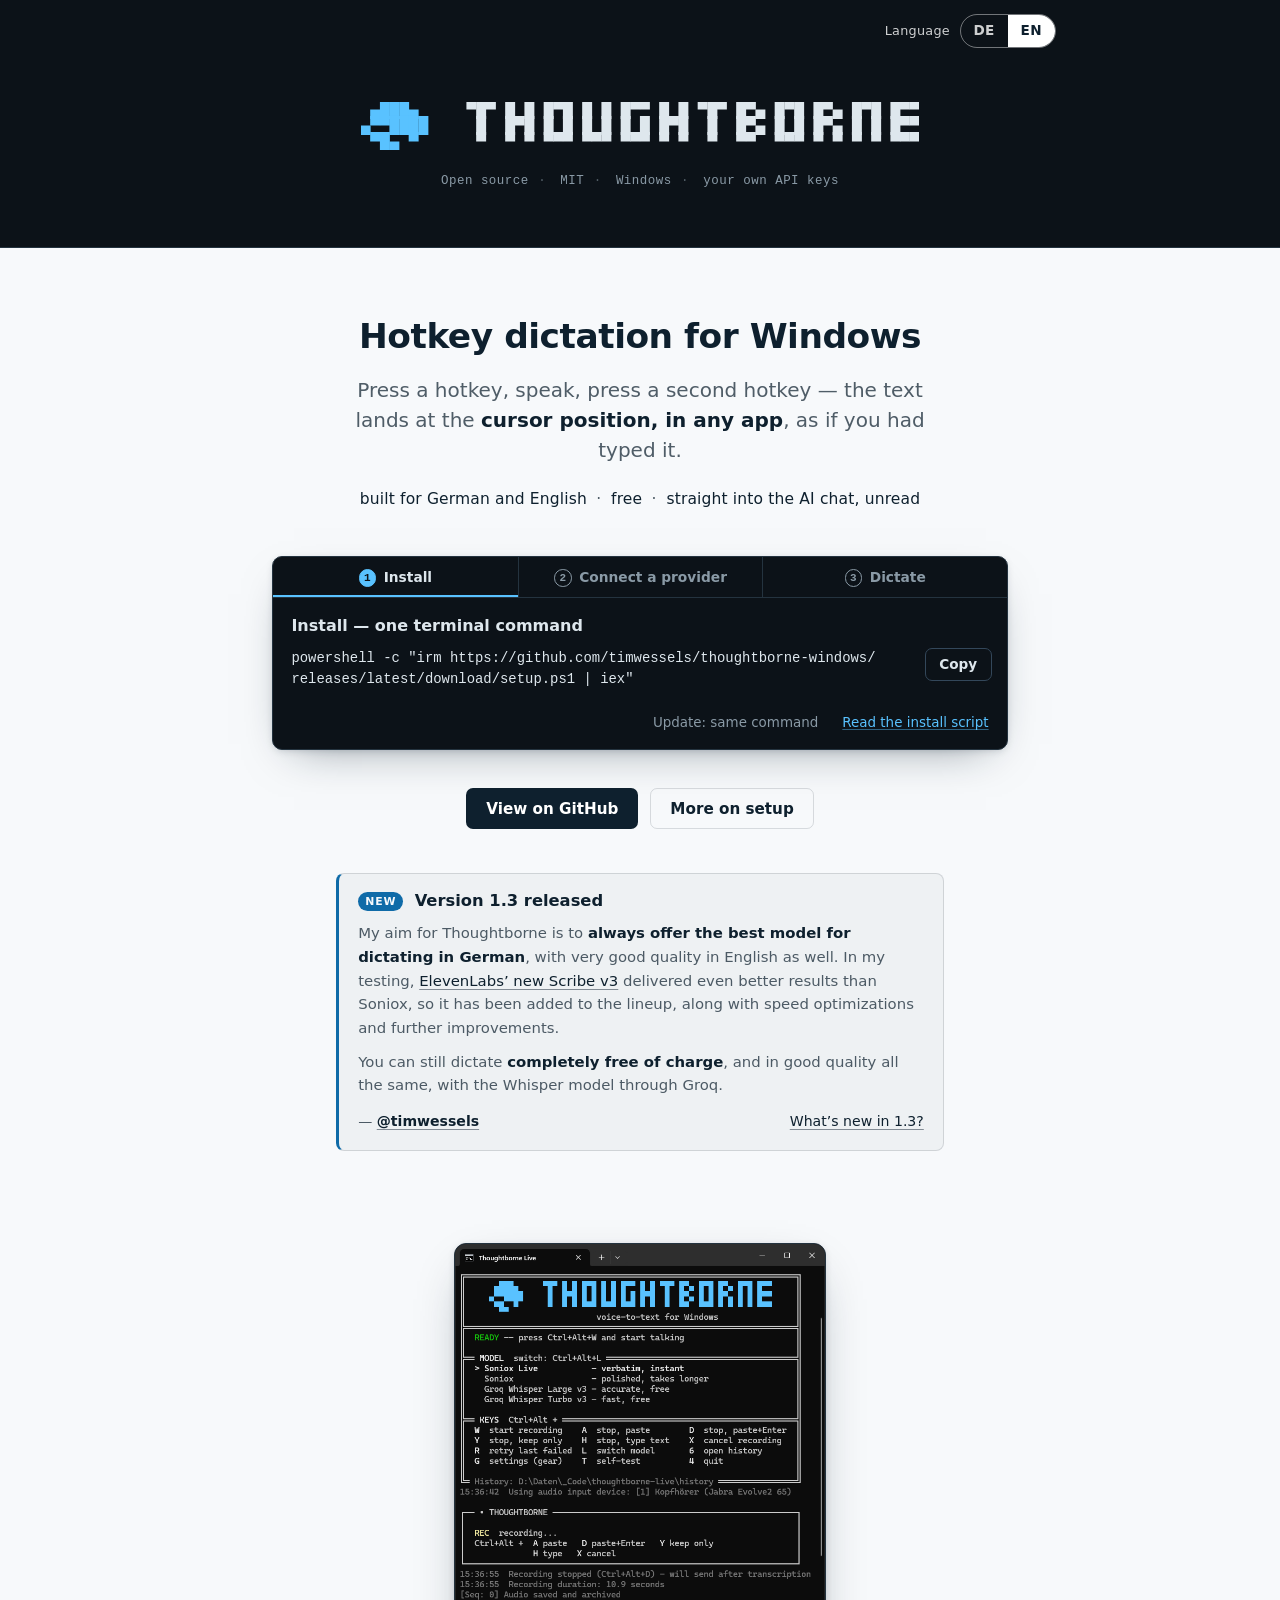
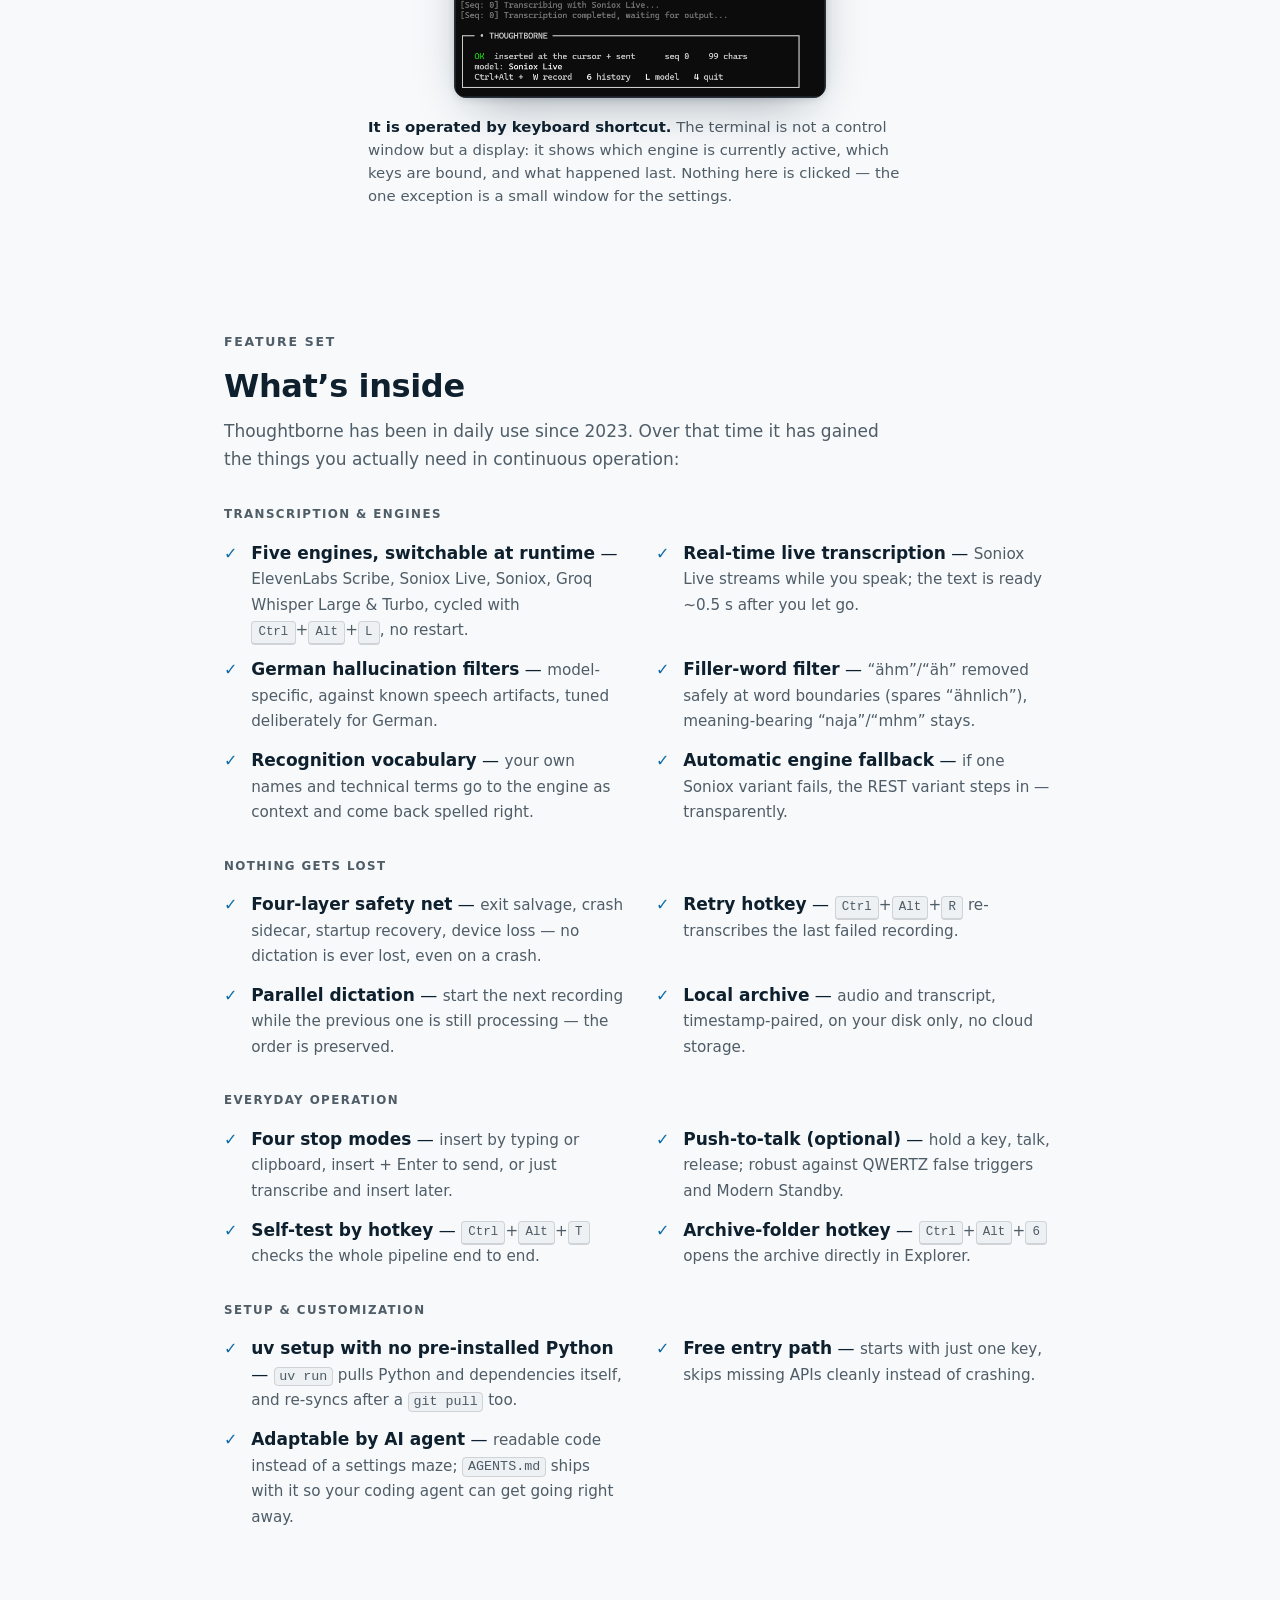
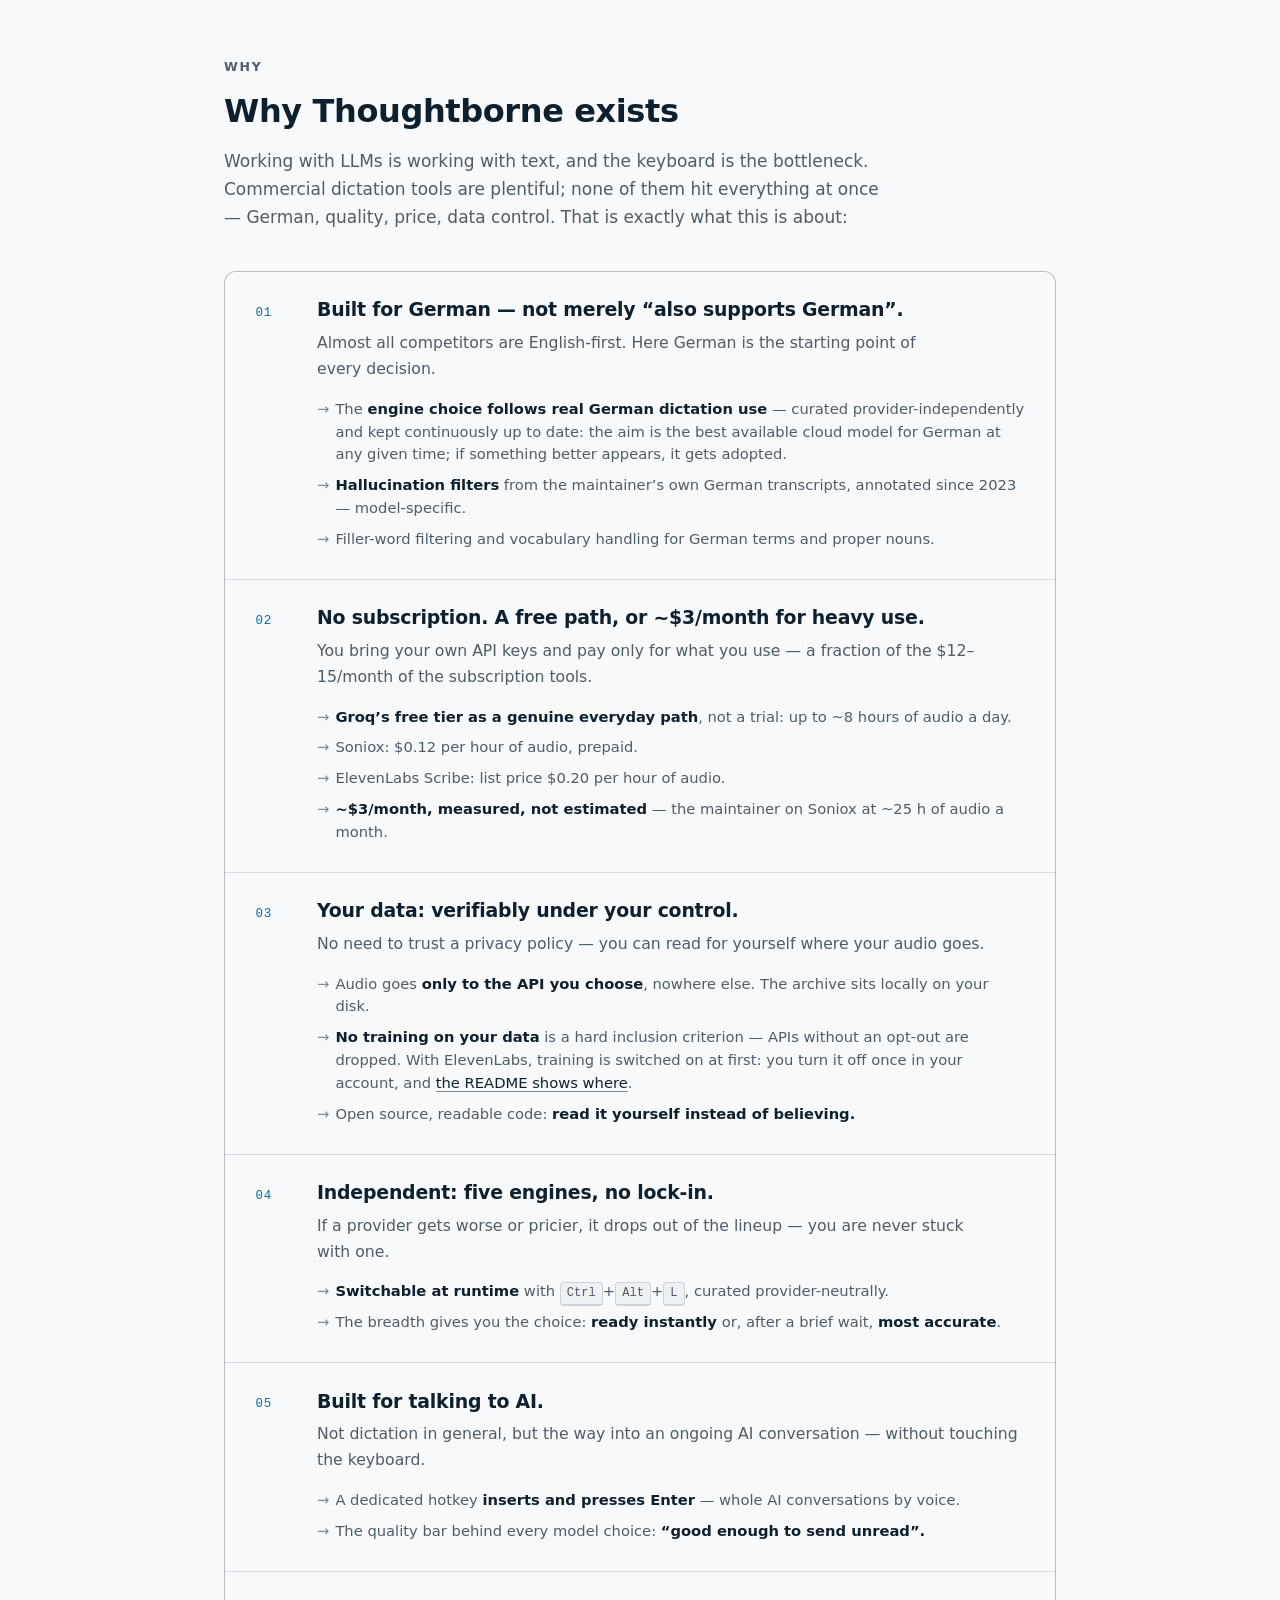
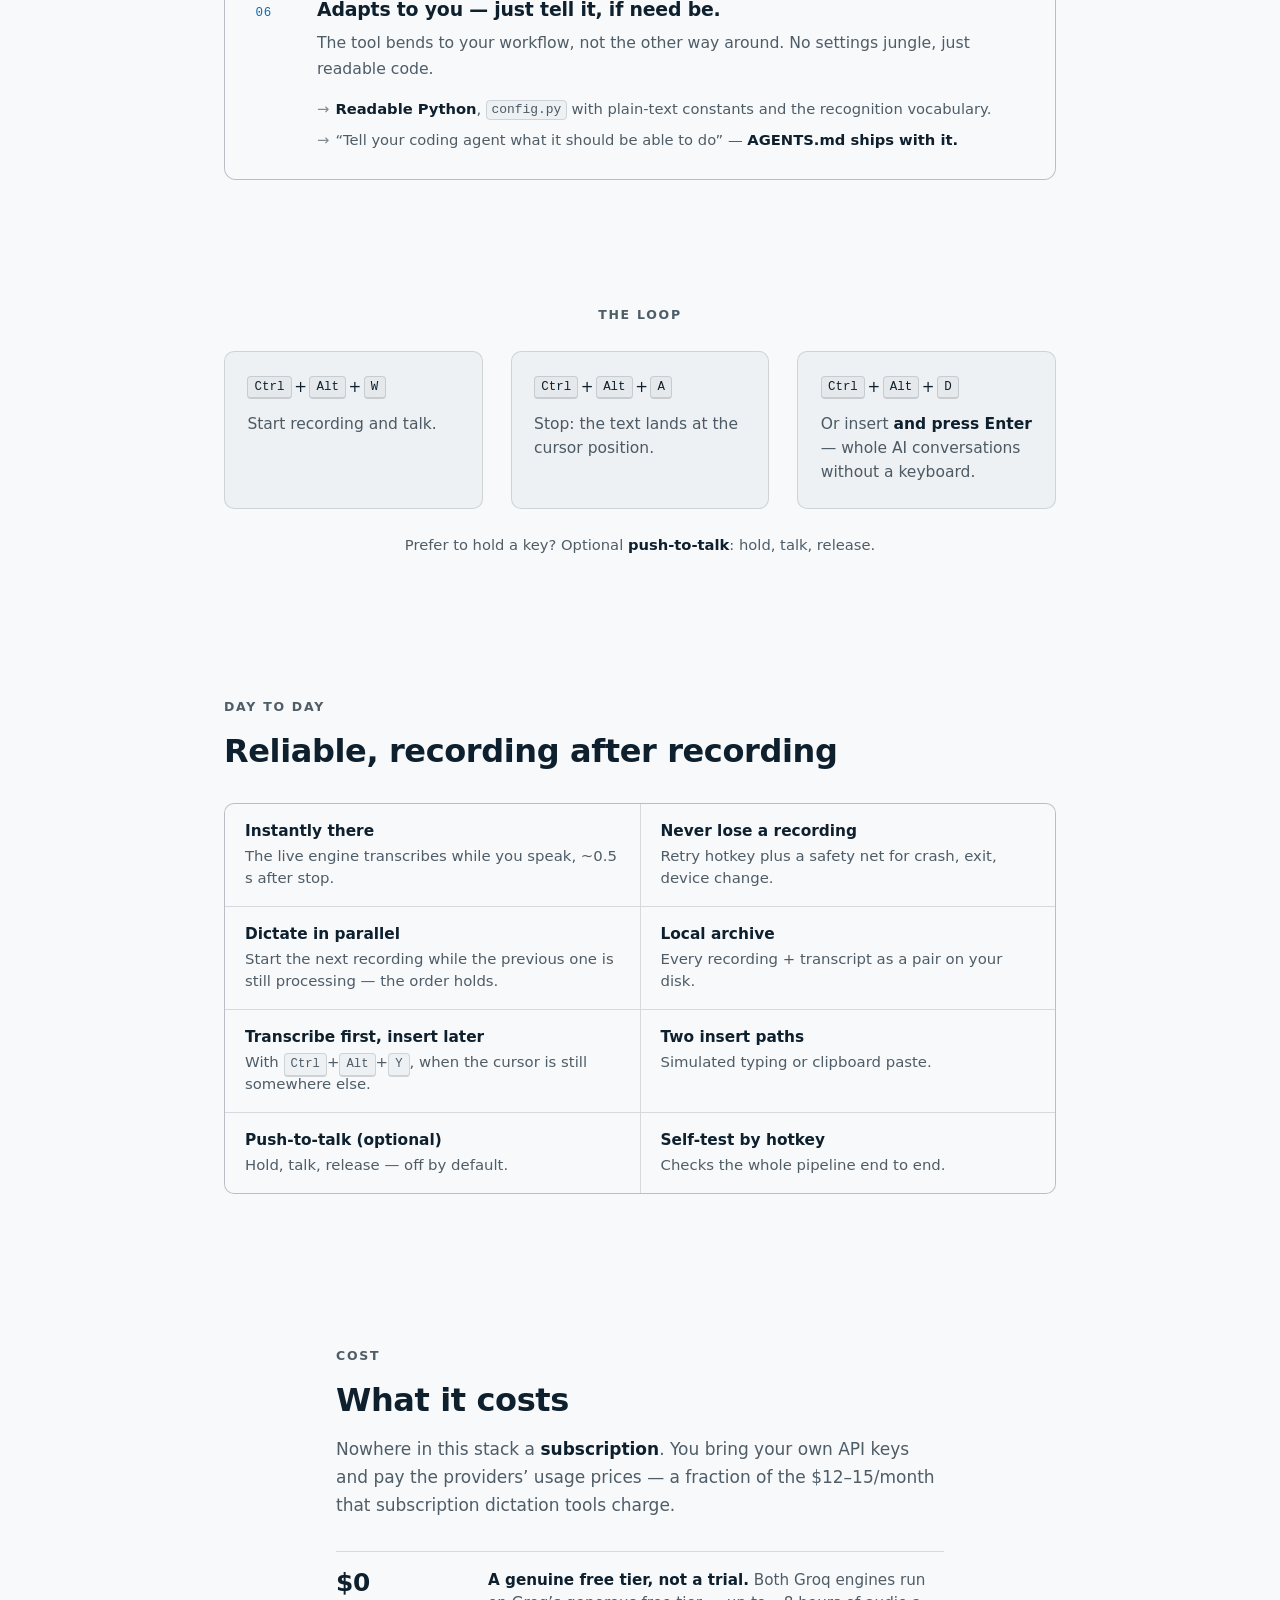
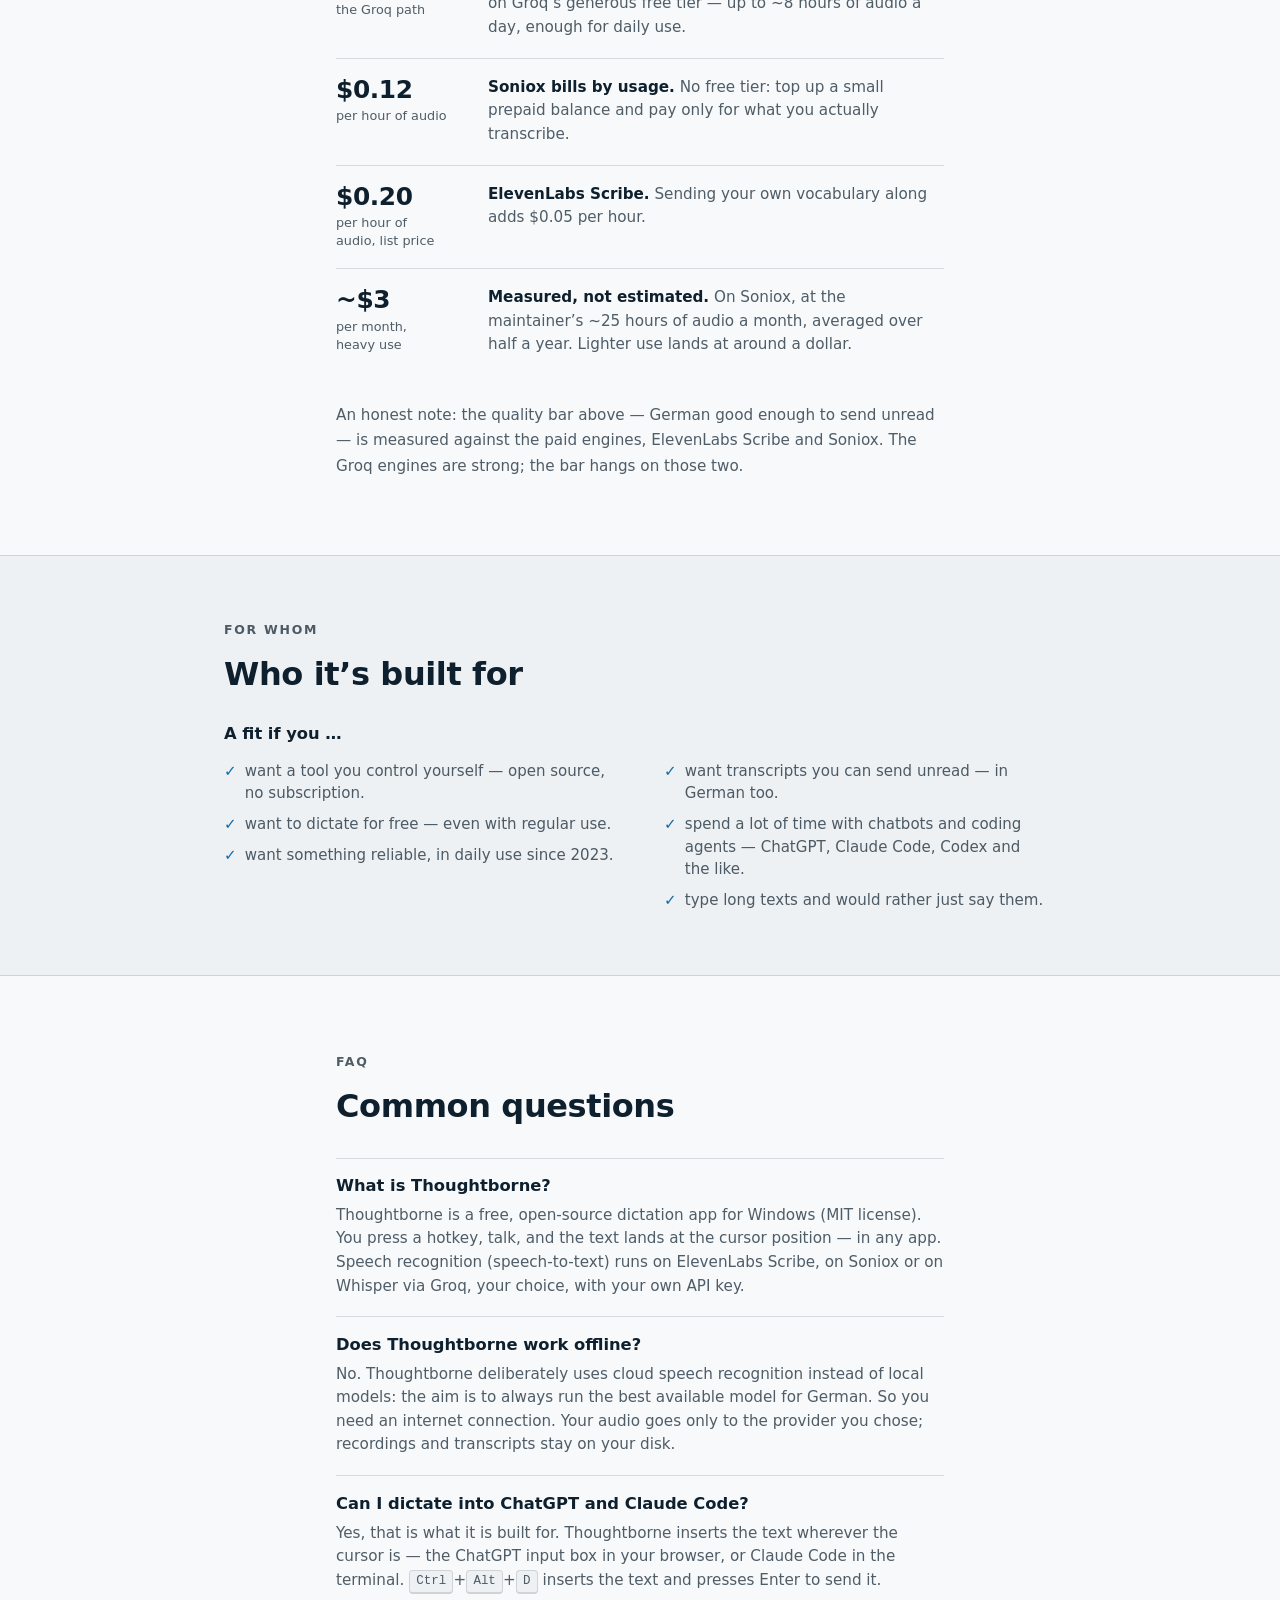
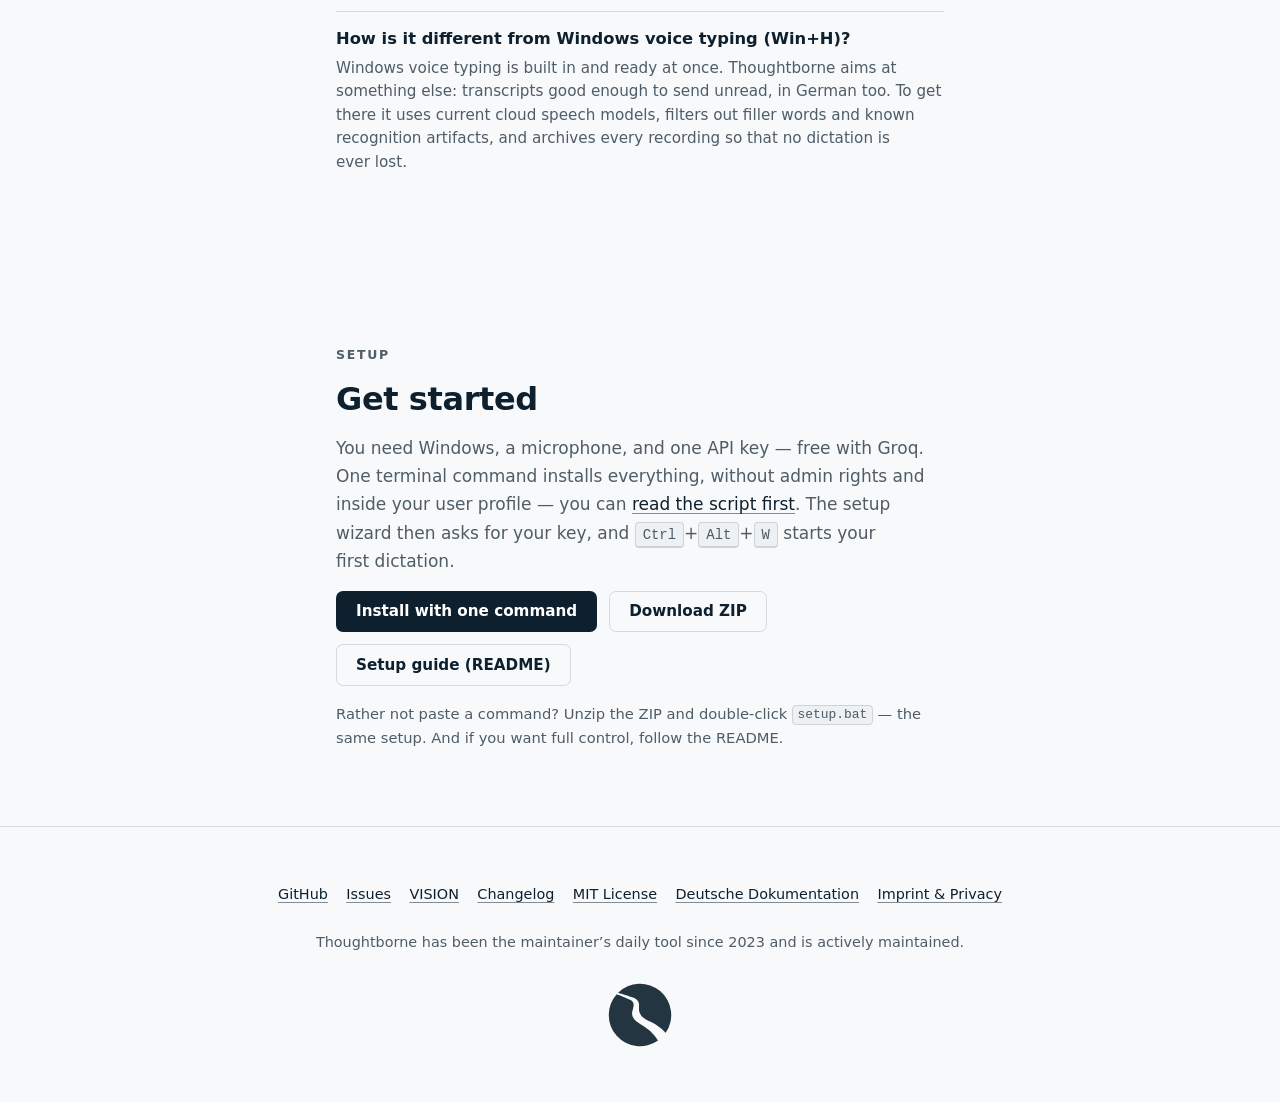
<file: docs/en/index.html>
<!doctype html>
<html lang="en">
<head>
<meta charset="utf-8">
<meta name="viewport" content="width=device-width, initial-scale=1">
<title>Thoughtborne — Free, open-source dictation app for Windows</title>
<meta name="description" content="Free, open-source dictation app for Windows. Press a hotkey, talk — the text lands at the cursor in any app. Bring your own API key, free with Groq. No subscription. Built for German.">
<link rel="canonical" href="https://thoughtborne.app/en/">
<link rel="alternate" hreflang="de" href="https://thoughtborne.app/">
<link rel="alternate" hreflang="en" href="https://thoughtborne.app/en/">
<link rel="alternate" hreflang="x-default" href="https://thoughtborne.app/">
<link rel="icon" href="../favicon.ico?v=2" sizes="48x48">
<link rel="icon" href="../favicon.svg?v=2" type="image/svg+xml">
<link rel="apple-touch-icon" href="../apple-touch-icon.png" sizes="180x180">
<meta name="theme-color" content="#0C1218">
<meta property="og:type" content="website">
<meta property="og:locale" content="en_US">
<meta property="og:locale:alternate" content="de_DE">
<meta property="og:title" content="Thoughtborne — Hotkey dictation for Windows">
<meta property="og:description" content="Press a hotkey, talk, press a second hotkey — the text lands at the cursor position. Built for German, built for talking to AI. Open source, MIT.">
<meta property="og:url" content="https://thoughtborne.app/en/">
<meta property="og:image" content="https://thoughtborne.app/assets/thoughtborne-social-preview.png?v=2">
<meta property="og:site_name" content="Thoughtborne">
<meta property="og:image:width" content="1280">
<meta property="og:image:height" content="640">
<meta name="twitter:card" content="summary_large_image">
<script type="application/ld+json">
{
  "@context": "https://schema.org",
  "@type": "SoftwareApplication",
  "name": "Thoughtborne",
  "operatingSystem": "Windows",
  "applicationCategory": "UtilitiesApplication",
  "@id": "https://thoughtborne.app/#software",
  "offers": { "@type": "Offer", "price": "0", "priceCurrency": "EUR" },
  "isAccessibleForFree": true,
  "url": "https://thoughtborne.app/en/",
  "downloadUrl": "https://github.com/timwessels/thoughtborne-windows",
  "sameAs": "https://github.com/timwessels/thoughtborne-windows",
  "license": "https://github.com/timwessels/thoughtborne-windows/blob/main/LICENSE",
  "screenshot": "https://thoughtborne.app/assets/screenshot-terminal.png",
  "author": { "@type": "Person", "name": "Tim Wessels", "url": "https://github.com/timwessels" },
  "description": "Free, open-source dictation app for Windows. Press a hotkey, talk — the text lands at the cursor in any app. Bring your own API key, free with Groq. No subscription. Built for German.",
  "inLanguage": ["de", "en"]
}
</script>
<!-- ?v= is a cache-buster: bump it whenever style.css changes shape, so a
     stale cached sheet can never style the new markup (site-v4 idea). -->
<link rel="stylesheet" href="../style.css?v=18">
<noscript><style>.ip-tabs { display: none; } .ip-panel[hidden] { display: block; }</style></noscript>
</head>
<body>

<a class="skip-link" href="#main">Skip to content</a>

<header class="masthead">

  <div class="term-band">
    <div class="band-inner">

      <!-- Nav hrefs are root-absolute — they don't resolve under file://;
           review click-through over a local HTTP server. -->
      <div class="band-top">
        <span class="langbar-label">Language</span>
        <span class="lang-toggle">
          <a href="/" hreflang="de" aria-label="German version">DE</a>
          <a href="/en/" aria-current="page">EN</a>
        </span>
      </div>

      <!-- The app's terminal masthead, ported character-exact from console_ui.py
           (LOGO_MARK_A5 + WM, gap 4). Spans are colour-only: mark glyph in the
           console accent, wordmark in console off-white. Concatenated span text
           is identical to the app's output — regenerate from console_ui.py
           whenever the app masthead changes. line-height stays 1.0. -->
      <pre class="term-logo" aria-hidden="true"><span class="lg-mark"> ▄███▄ </span><span class="lg-word">    ▀█▀ █ █ █▀█ █ █ █▀▀ █ █ ▀█▀ █▀▄ █▀█ █▀▄ █▀█ █▀▀</span>
<span class="lg-mark">▄▀▀████</span><span class="lg-word">     █  █▀█ █ █ █ █ █ █ █▀█  █  █▀▄ █ █ █▀▄ █ █ █▀▀</span>
<span class="lg-mark"> ▀█▄ ▀ </span><span class="lg-word">     ▀  ▀ ▀ ▀▀▀ ▀▀▀ ▀▀▀ ▀ ▀  ▀  ▀▀  ▀▀▀ ▀ ▀ ▀ ▀ ▀▀▀</span></pre>

      <p class="term-status"><span>Open source</span> <span>MIT</span> <span>Windows</span> <span>your own API keys</span></p>

    </div>
  </div>

  <div class="wrap intro-hero">
    <h1 class="headline"><span class="visually-hidden">Thoughtborne — </span>Hotkey dictation for&nbsp;Windows</h1>
    <p class="tagline">Press a hotkey, speak, press a second hotkey — the text lands at the <strong>cursor position, in any app</strong>, as if you had typed it.</p>
    <p class="benefits"><span>built for German and English</span> <span>free</span> <span>straight into the AI chat, unread</span></p>

    <!-- The canonical release lane — releases/latest/download always resolves
         to the newest published release, so this URL never needs a version bump. -->
    <!-- Anchor #installation is deep-linked from the settings app's Machine-Room
         tab (settings_strings.py, url.update) — renaming it breaks that link silently. -->
    <div class="install install-tabs" id="installation">
      <!-- Three-step strip. Panels 2/3 ship `hidden` so nothing flashes before the
           script at the end of the body wires the tabs; the head's noscript rule
           stacks all three without JS. -->
      <div class="ip-tabs" role="tablist" aria-label="Get started in three steps">
        <button class="ip-tab" role="tab" type="button" id="ip-tab-1" aria-controls="ip-panel-1" aria-selected="true"><span class="ip-num">1</span>Install</button>
        <button class="ip-tab" role="tab" type="button" id="ip-tab-2" aria-controls="ip-panel-2" aria-selected="false" tabindex="-1"><span class="ip-num">2</span>Connect a provider</button>
        <button class="ip-tab" role="tab" type="button" id="ip-tab-3" aria-controls="ip-panel-3" aria-selected="false" tabindex="-1"><span class="ip-num">3</span>Dictate</button>
      </div>

      <div class="ip-panel" role="tabpanel" id="ip-panel-1" aria-labelledby="ip-tab-1">
        <p class="ip-title">Install — one terminal command</p>
        <div class="install-panel">
          <!-- The page's only install command — keep it word-for-word identical to the
               one-liners in README.md and README.de.md. The powershell -c wrapper is
               deliberate: content blockers (uBlock's ClickFix guard) swallow a bare
               `irm | iex` clipboard write; the flag-free wrapped form is the tolerated
               shape — and runs from cmd and Win+R too. The <wbr>s are break hints with
               no text of their own (Chrome does not break URLs at `/` by itself), so
               the copy button still yields the exact command. -->
          <code class="install-cmd">powershell -c "irm https://github.com/timwessels/<wbr>thoughtborne-windows/<wbr>releases/latest/download/setup.ps1 | iex"</code>
          <button class="copy-btn" type="button" data-label="Copy" data-done="✓ Copied" data-fail="Press Ctrl+C">Copy</button>
        </div>
        <p class="ip-more"><span class="ip-update">Update: same command</span><a href="https://github.com/timwessels/thoughtborne-windows/blob/main/setup.ps1" target="_blank" rel="noopener">Read the install script</a></p>
      </div>

      <div class="ip-panel" role="tabpanel" id="ip-panel-2" aria-labelledby="ip-tab-2" hidden>
        <p class="ip-title">Sign up, paste the code — done</p>
        <p class="ip-lead">Thoughtborne sends your speech to a provider, which sends the text back. All you need is its access code (API key).</p>
        <ul class="ip-options">
          <li>
            <span class="ip-opt-head"><a href="https://groq.com/" target="_blank" rel="noopener">Groq</a> <span class="ip-tag ip-tag-free">free</span></span>
            <span class="ip-opt-text">Good and privacy-friendly</span>
            <a class="ip-opt-btn" href="https://console.groq.com/login" target="_blank" rel="noopener">Sign up</a>
          </li>
          <li>
            <span class="ip-opt-head"><a href="https://soniox.com/" target="_blank" rel="noopener">Soniox</a> <span class="ip-tag">prepaid</span></span>
            <span class="ip-opt-text">Better speech recognition quality</span>
            <a class="ip-opt-btn" href="https://console.soniox.com/signup/" target="_blank" rel="noopener">Sign up</a>
          </li>
          <li>
            <span class="ip-opt-head"><a href="https://elevenlabs.io/" target="_blank" rel="noopener">ElevenLabs</a> <span class="ip-tag">plan or credit</span></span>
            <span class="ip-opt-text">Best results in testing; <a href="https://github.com/timwessels/thoughtborne-windows/blob/main/README.md#api-keys" target="_blank" rel="noopener">switch off training in your account first</a></span>
            <a class="ip-opt-btn" href="https://elevenlabs.io/app/sign-up" target="_blank" rel="noopener">Sign up</a>
          </li>
        </ul>
        <p class="ip-more"><a href="#costs">More info</a></p>
      </div>

      <div class="ip-panel" role="tabpanel" id="ip-panel-3" aria-labelledby="ip-tab-3" hidden>
        <p class="ip-title">Speak instead of typing — in any app</p>
        <p class="ip-lead">As reliable as your keyboard, just faster — usually without a word to correct.</p>
        <ol class="ip-flow">
          <li><span class="keys"><kbd>Ctrl</kbd>+<kbd>Alt</kbd>+<kbd>W</kbd></span></li>
          <li>speak</li>
          <li><span class="keys"><kbd>Ctrl</kbd>+<kbd>Alt</kbd>+<kbd>A</kbd></span></li>
          <li class="ip-flow-out">The text lands at your cursor — in the browser, in Word, in ChatGPT, in Claude Code.</li>
        </ol>
        <ul class="ip-list">
          <li>Or push-to-talk (optional): tap and hold <kbd>Ctrl</kbd>, speak, let go.</li>
          <li>In AI chats, send it straight away with Enter if you like — you’re just talking to the AI.</li>
        </ul>
      </div>
    </div>

    <p class="actions">
      <a class="btn btn-primary" href="https://github.com/timwessels/thoughtborne-windows" target="_blank" rel="noopener">View on GitHub</a>
      <a class="btn btn-ghost" href="#get-started">More on setup</a>
    </p>

    <!-- Rewritten with each release; the twin lives in ../index.html. -->
    <aside class="release-note" aria-labelledby="rn-title">
      <div class="rn-head">
        <span class="rn-tag">New</span>
        <h2 class="rn-title" id="rn-title">Version 1.3 released</h2>
      </div>
      <p>My aim for Thoughtborne is to <strong>always offer the best model for dictating in German</strong>, with very good quality in English as well. In my testing, <a href="https://elevenlabs.io/blog/scribe-v3" target="_blank" rel="noopener">ElevenLabs’ new Scribe v3</a> delivered even better results than Soniox, so it has been added to the lineup, along with speed optimizations and further improvements.</p>
      <p>You can still dictate <strong>completely free of charge</strong>, and in good quality all the same, with the Whisper model through Groq.</p>
      <p class="rn-foot"><span>— <a class="rn-by" href="https://github.com/timwessels" target="_blank" rel="noopener">@timwessels</a></span> <a href="https://github.com/timwessels/thoughtborne-windows/releases/tag/v1.3.0" target="_blank" rel="noopener">What’s new in 1.3?</a></p>
    </aside>
  </div>

</header>

<main id="main">

  <section class="shot">
    <div class="wrap">
      <div class="shot-frame">
        <img src="../assets/screenshot-terminal.png?v=3" width="683" height="837" alt="Thoughtborne in the terminal: the ready screen with the engine carousel and the key overview on top, below it a recording from the REC notice to the inserted-text confirmation.">
      </div>
      <p class="shot-cap"><strong>It is operated by keyboard shortcut.</strong> The terminal is not a control window but a display: it shows which engine is currently active, which keys are bound, and what happened last. Nothing here is clicked — the one exception is a small window for the settings.</p>
    </div>
  </section>

  <section class="features-top">
    <div class="wrap">
      <div class="intro">
        <p class="eyebrow" aria-hidden="true">Feature set</p>
        <h2>What’s inside</h2>
        <p>Thoughtborne has been in daily use since 2023. Over that time it has gained the things you actually need in continuous operation:</p>
      </div>

      <div class="feat-group">
        <p class="feat-group-title">Transcription &amp; engines</p>
        <ul class="feat-grid">
          <li><b>Five engines, switchable at runtime</b> — <span>ElevenLabs Scribe, Soniox Live, Soniox, Groq Whisper Large &amp; Turbo, cycled with <kbd>Ctrl</kbd>+<kbd>Alt</kbd>+<kbd>L</kbd>, no restart.</span></li>
          <li><b>Real-time live transcription</b> — <span>Soniox Live streams while you speak; the text is ready ~0.5 s after you let go.</span></li>
          <li><b>German hallucination filters</b> — <span>model-specific, against known speech artifacts, tuned deliberately for German.</span></li>
          <li><b>Filler-word filter</b> — <span>“ähm”/“äh” removed safely at word boundaries (spares “ähnlich”), meaning-bearing “naja”/“mhm” stays.</span></li>
          <li><b>Recognition vocabulary</b> — <span>your own names and technical terms go to the engine as context and come back spelled right.</span></li>
          <li><b>Automatic engine fallback</b> — <span>if one Soniox variant fails, the REST variant steps in — transparently.</span></li>
        </ul>
      </div>

      <div class="feat-group">
        <p class="feat-group-title">Nothing gets lost</p>
        <ul class="feat-grid">
          <li><b>Four-layer safety net</b> — <span>exit salvage, crash sidecar, startup recovery, device loss — no dictation is ever lost, even on a crash.</span></li>
          <li><b>Retry hotkey</b> — <span><kbd>Ctrl</kbd>+<kbd>Alt</kbd>+<kbd>R</kbd> re-transcribes the last failed recording.</span></li>
          <li><b>Parallel dictation</b> — <span>start the next recording while the previous one is still processing — the order is preserved.</span></li>
          <li><b>Local archive</b> — <span>audio and transcript, timestamp-paired, on your disk only, no cloud storage.</span></li>
        </ul>
      </div>

      <div class="feat-group">
        <p class="feat-group-title">Everyday operation</p>
        <ul class="feat-grid">
          <li><b>Four stop modes</b> — <span>insert by typing or clipboard, insert&nbsp;+&nbsp;Enter to send, or just transcribe and insert later.</span></li>
          <li><b>Push-to-talk (optional)</b> — <span>hold a key, talk, release; robust against QWERTZ false triggers and Modern Standby.</span></li>
          <li><b>Self-test by hotkey</b> — <span><kbd>Ctrl</kbd>+<kbd>Alt</kbd>+<kbd>T</kbd> checks the whole pipeline end to end.</span></li>
          <li><b>Archive-folder hotkey</b> — <span><kbd>Ctrl</kbd>+<kbd>Alt</kbd>+<kbd>6</kbd> opens the archive directly in Explorer.</span></li>
        </ul>
      </div>

      <div class="feat-group">
        <p class="feat-group-title">Setup &amp; customization</p>
        <ul class="feat-grid">
          <li><b>uv setup with no pre-installed Python</b> — <span><code>uv run</code> pulls Python and dependencies itself, and re-syncs after a <code>git pull</code> too.</span></li>
          <li><b>Free entry path</b> — <span>starts with just one key, skips missing APIs cleanly instead of crashing.</span></li>
          <li><b>Adaptable by AI agent</b> — <span>readable code instead of a settings maze; <code>AGENTS.md</code> ships with it so your coding agent can get going right away.</span></li>
        </ul>
      </div>
    </div>
  </section>

  <section class="args">
    <div class="wrap">
      <div class="args-intro">
        <p class="eyebrow" aria-hidden="true">Why</p>
        <h2>Why Thoughtborne exists</h2>
        <p>Working with LLMs is working with text, and the keyboard is the bottleneck. Commercial dictation tools are plentiful; none of them hit everything at once — German, quality, price, data control. That is exactly what this is about:</p>
      </div>

      <div class="arg-list">
        <article class="arg">
          <span class="arg-num">01</span>
          <h3>Built for German — not merely “also supports German”.</h3>
          <p class="arg-lead">Almost all competitors are English-first. Here German is the starting point of every decision.</p>
          <ul class="arg-evidence">
            <li>The <strong>engine choice follows real German dictation use</strong> — curated provider-independently and kept continuously up to date: the aim is the best available cloud model for German at any given time; if something better appears, it gets adopted.</li>
            <li><strong>Hallucination filters</strong> from the maintainer’s own German transcripts, annotated since 2023 — model-specific.</li>
            <li>Filler-word filtering and vocabulary handling for German terms and proper nouns.</li>
          </ul>
        </article>

        <article class="arg">
          <span class="arg-num">02</span>
          <h3>No subscription. A free path, or ~$3/month for heavy use.</h3>
          <p class="arg-lead">You bring your own API keys and pay only for what you use — a fraction of the $12–15/month of the subscription tools.</p>
          <ul class="arg-evidence">
            <li><strong>Groq’s free tier as a genuine everyday path</strong>, not a trial: up to ~8 hours of audio a day.</li>
            <li>Soniox: $0.12 per hour of audio, prepaid.</li>
            <li>ElevenLabs Scribe: list price $0.20 per hour of audio.</li>
            <li><strong>~$3/month, measured, not estimated</strong> — the maintainer on Soniox at ~25 h of audio a month.</li>
          </ul>
        </article>

        <article class="arg">
          <span class="arg-num">03</span>
          <h3>Your data: verifiably under your control.</h3>
          <p class="arg-lead">No need to trust a privacy policy — you can read for yourself where your audio goes.</p>
          <ul class="arg-evidence">
            <li>Audio goes <strong>only to the API you choose</strong>, nowhere else. The archive sits locally on your disk.</li>
            <li><strong>No training on your data</strong> is a hard inclusion criterion — APIs without an opt-out are dropped. With ElevenLabs, training is switched on at first: you turn it off once in your account, and <a href="https://github.com/timwessels/thoughtborne-windows/blob/main/README.md#api-keys" target="_blank" rel="noopener">the README shows where</a>.</li>
            <li>Open source, readable code: <strong>read it yourself instead of believing.</strong></li>
          </ul>
        </article>

        <article class="arg">
          <span class="arg-num">04</span>
          <h3>Independent: five engines, no lock-in.</h3>
          <p class="arg-lead">If a provider gets worse or pricier, it drops out of the lineup — you are never stuck with one.</p>
          <ul class="arg-evidence">
            <li><strong>Switchable at runtime</strong> with <kbd>Ctrl</kbd>+<kbd>Alt</kbd>+<kbd>L</kbd>, curated provider-neutrally.</li>
            <li>The breadth gives you the choice: <strong>ready instantly</strong> or, after a brief wait, <strong>most accurate</strong>.</li>
          </ul>
        </article>

        <article class="arg">
          <span class="arg-num">05</span>
          <h3>Built for talking to AI.</h3>
          <p class="arg-lead">Not dictation in general, but the way into an ongoing AI conversation — without touching the keyboard.</p>
          <ul class="arg-evidence">
            <li>A dedicated hotkey <strong>inserts and presses Enter</strong> — whole AI conversations by voice.</li>
            <li>The quality bar behind every model choice: <strong>“good enough to send unread”.</strong></li>
          </ul>
        </article>

        <article class="arg">
          <span class="arg-num">06</span>
          <h3>Adapts to you — just tell it, if need be.</h3>
          <p class="arg-lead">The tool bends to your workflow, not the other way around. No settings jungle, just readable code.</p>
          <ul class="arg-evidence">
            <li><strong>Readable Python</strong>, <code>config.py</code> with plain-text constants and the recognition vocabulary.</li>
            <li>“Tell your coding agent what it should be able to do” — <strong>AGENTS.md ships with it.</strong></li>
          </ul>
        </article>
      </div>
    </div>
  </section>

  <section class="loop">
    <div class="wrap">
      <h2 class="loop-title">The loop</h2>
      <ol class="steps">
        <li>
          <span class="keys"><kbd>Ctrl</kbd>+<kbd>Alt</kbd>+<kbd>W</kbd></span>
          <span class="step-text">Start recording and talk.</span>
        </li>
        <li>
          <span class="keys"><kbd>Ctrl</kbd>+<kbd>Alt</kbd>+<kbd>A</kbd></span>
          <span class="step-text">Stop: the text lands at the cursor position.</span>
        </li>
        <li>
          <span class="keys"><kbd>Ctrl</kbd>+<kbd>Alt</kbd>+<kbd>D</kbd></span>
          <span class="step-text">Or insert <strong>and press Enter</strong> — whole AI conversations without a keyboard.</span>
        </li>
      </ol>
      <p class="loop-note">Prefer to hold a key? Optional <strong>push-to-talk</strong>: hold, talk, release.</p>
    </div>
  </section>

  <section class="section reliab">
    <div class="wrap">
      <p class="eyebrow" aria-hidden="true">Day to day</p>
      <h2>Reliable, recording after recording</h2>
      <ul class="reliab-grid">
        <li><strong>Instantly there</strong>The live engine transcribes while you speak, ~0.5 s after stop.</li>
        <li><strong>Never lose a recording</strong>Retry hotkey plus a safety net for crash, exit, device change.</li>
        <li><strong>Dictate in parallel</strong>Start the next recording while the previous one is still processing — the order holds.</li>
        <li><strong>Local archive</strong>Every recording + transcript as a pair on your disk.</li>
        <li><strong>Transcribe first, insert later</strong>With <kbd>Ctrl</kbd>+<kbd>Alt</kbd>+<kbd>Y</kbd>, when the cursor is still somewhere else.</li>
        <li><strong>Two insert paths</strong>Simulated typing or clipboard paste.</li>
        <li><strong>Push-to-talk (optional)</strong>Hold, talk, release — off by default.</li>
        <li><strong>Self-test by hotkey</strong>Checks the whole pipeline end to end.</li>
      </ul>
    </div>
  </section>

  <section class="section cost" id="costs">
    <div class="wrap prose">
      <p class="eyebrow" aria-hidden="true">Cost</p>
      <h2>What it costs</h2>
      <p>Nowhere in this stack a <strong>subscription</strong>. You bring your own API keys and pay the providers’ usage prices — a fraction of the $12–15/month that subscription dictation tools charge.</p>
      <dl class="figures">
        <div>
          <dt><span class="fig-num">$0</span> <span class="fig-unit">the Groq path</span></dt>
          <dd><strong>A genuine free tier, not a trial.</strong> Both Groq engines run on Groq’s generous free tier — up to ~8 hours of audio a day, enough for daily use.</dd>
        </div>
        <div>
          <dt><span class="fig-num">$0.12</span> <span class="fig-unit">per hour of audio</span></dt>
          <dd><strong>Soniox bills by usage.</strong> No free tier: top up a small prepaid balance and pay only for what you actually transcribe.</dd>
        </div>
        <div>
          <dt><span class="fig-num">$0.20</span> <span class="fig-unit">per hour of audio, list price</span></dt>
          <dd><strong>ElevenLabs Scribe.</strong> Sending your own vocabulary along adds $0.05 per hour.</dd>
        </div>
        <div>
          <dt><span class="fig-num">~$3</span> <span class="fig-unit">per month, heavy use</span></dt>
          <dd><strong>Measured, not estimated.</strong> On Soniox, at the maintainer’s ~25 hours of audio a month, averaged over half a year. Lighter use lands at around a dollar.</dd>
        </div>
      </dl>
      <p class="cost-note">An honest note: the quality bar above — German good enough to send unread — is measured against the paid engines, ElevenLabs Scribe and Soniox. The Groq engines are strong; the bar hangs on those two.</p>
    </div>
  </section>

  <section class="audience-box">
    <div class="wrap">
      <p class="eyebrow" aria-hidden="true">For whom</p>
      <h2>Who it’s built for</h2>
      <div class="aud-for">
        <h3>A fit if you …</h3>
        <ul>
          <li>want a tool you control yourself — open source, no subscription.</li>
          <li>want to dictate for free — even with regular use.</li>
          <li>want something reliable, in daily use since 2023.</li>
          <li>want transcripts you can send unread — in German too.</li>
          <li>spend a lot of time with chatbots and coding agents — ChatGPT, Claude Code, Codex and the like.</li>
          <li>type long texts and would rather just say them.</li>
        </ul>
      </div>
    </div>
  </section>

  <section class="section faq" id="questions">
    <div class="wrap prose">
      <p class="eyebrow" aria-hidden="true">FAQ</p>
      <h2>Common questions</h2>
      <div class="faq-list">
        <div>
          <h3>What is Thoughtborne?</h3>
          <p>Thoughtborne is a free, open-source dictation app for Windows (MIT license). You press a hotkey, talk, and the text lands at the cursor position — in any app. Speech recognition (speech-to-text) runs on ElevenLabs Scribe, on Soniox or on Whisper via Groq, your choice, with your own API key.</p>
        </div>
        <div>
          <h3>Does Thoughtborne work offline?</h3>
          <p>No. Thoughtborne deliberately uses cloud speech recognition instead of local models: the aim is to always run the best available model for German. So you need an internet connection. Your audio goes only to the provider you chose; recordings and transcripts stay on your disk.</p>
        </div>
        <div>
          <h3>Can I dictate into ChatGPT and Claude Code?</h3>
          <p>Yes, that is what it is built for. Thoughtborne inserts the text wherever the cursor is — the ChatGPT input box in your browser, or Claude Code in the terminal. <kbd>Ctrl</kbd>+<kbd>Alt</kbd>+<kbd>D</kbd> inserts the text and presses Enter to send it.</p>
        </div>
        <div>
          <h3>How is it different from Windows voice typing (Win+H)?</h3>
          <p>Windows voice typing is built in and ready at once. Thoughtborne aims at something else: transcripts good enough to send unread, in German too. To get there it uses current cloud speech models, filters out filler words and known recognition artifacts, and archives every recording so that no dictation is ever lost.</p>
        </div>
      </div>
    </div>
  </section>

  <section class="section get-started" id="get-started">
    <div class="wrap prose">
      <p class="eyebrow" aria-hidden="true">Setup</p>
      <h2>Get started</h2>
      <p>You need Windows, a microphone, and one API key — free with Groq. One terminal command installs everything, without admin rights and inside your user profile — you can <a href="https://github.com/timwessels/thoughtborne-windows/blob/main/setup.ps1" target="_blank" rel="noopener">read the script first</a>. The setup wizard then asks for your key, and <kbd>Ctrl</kbd>+<kbd>Alt</kbd>+<kbd>W</kbd> starts your first dictation.</p>
      <p class="actions">
        <a class="btn btn-primary" href="#installation">Install with one command</a>
        <!-- thoughtborne.zip is the snapshot the release ritual builds (D-006);
             releases/latest keeps the URL current with zero page edits. This one
             link stays in the same tab on purpose: GitHub serves the ZIP as an
             attachment, so target="_blank" would leave an empty tab behind. -->
        <a class="btn btn-ghost" href="https://github.com/timwessels/thoughtborne-windows/releases/latest/download/thoughtborne.zip">Download ZIP</a>
        <a class="btn btn-ghost" href="https://github.com/timwessels/thoughtborne-windows#installation" target="_blank" rel="noopener">Setup guide (README)</a>
      </p>
      <p class="audience">Rather not paste a command? Unzip the ZIP and double-click <code>setup.bat</code> — the same setup. And if you want full control, follow the README.</p>
    </div>
  </section>

</main>

<footer class="site-footer">
  <div class="footer-inner">
    <nav class="footer-links" aria-label="Project links">
      <a href="https://github.com/timwessels/thoughtborne-windows" target="_blank" rel="noopener">GitHub</a>
      <a href="https://github.com/timwessels/thoughtborne-windows/issues" target="_blank" rel="noopener">Issues</a>
      <a href="https://github.com/timwessels/thoughtborne-windows/blob/main/VISION.md" target="_blank" rel="noopener">VISION</a>
      <a href="https://github.com/timwessels/thoughtborne-windows/blob/main/CHANGELOG.md" target="_blank" rel="noopener">Changelog</a>
      <a href="https://github.com/timwessels/thoughtborne-windows/blob/main/LICENSE" target="_blank" rel="noopener">MIT License</a>
      <a href="https://github.com/timwessels/thoughtborne-windows/blob/main/README.de.md" hreflang="de" target="_blank" rel="noopener">Deutsche Dokumentation</a>
      <a href="/en/legal.html">Imprint &amp; Privacy</a>
    </nav>
    <p class="footer-note">Thoughtborne has been the maintainer’s daily tool since 2023 and is actively maintained.</p>
    <!-- path data from assets/logo/thoughtborne-mark.svg — keep in sync. -->
    <svg class="mark mark-footer" viewBox="0 0 512 512" aria-hidden="true"><path d="M 69.57 89.44 C 70.92 90.26 80.55 94.04 91.91 98.66 C 103.26 103.28 115.37 108.20 118.80 109.60 C 149.01 121.85 172.26 131.55 176.22 133.55 C 181.20 136.07 187.72 140.63 191.59 144.31 C 200.33 152.64 205.14 164.00 205.19 176.41 C 205.22 184.14 204.19 189.89 200.05 205.09 C 193.51 229.12 191.95 239.31 193.13 250.31 C 194.75 265.49 200.47 278.71 210.38 290.15 C 222.87 304.60 232.56 312.03 270.23 336.00 C 310.93 361.90 331.92 378.17 354.42 401.21 C 365.24 412.30 373.89 422.38 383.45 435.05 C 390.08 443.85 400.24 458.95 400.32 460.14 A 250.00 250.00 0 0 1 69.57 89.44 Z M 461.13 398.90 C 461.25 398.98 456.27 393.85 450.21 387.62 C 421.66 358.22 391.54 336.94 341.33 310.71 C 311.21 294.98 305.14 291.72 297.83 287.38 C 278.90 276.16 266.13 263.50 258.15 248.06 C 253.46 239.00 251.24 232.87 249.27 223.61 C 247.78 216.57 247.69 215.33 247.90 203.90 C 248.42 174.95 248.23 167.69 246.84 162.07 C 242.17 143.26 230.35 129.52 210.86 120.29 C 205.03 117.53 198.29 115.26 167.59 105.71 C 157.94 102.71 144.68 98.57 138.14 96.50 C 131.59 94.44 117.00 89.90 105.71 86.41 C 94.42 82.93 84.31 79.80 83.25 79.47 C 82.19 79.13 81.32 78.65 80.69 77.77 A 250.00 250.00 0 0 1 461.13 398.90 Z"/></svg>
  </div>
</footer>

<script>
/* Copy buttons on the install boxes. First-party, inline, no dependencies.
   The Clipboard API needs a secure context (https / localhost); a
   hidden-textarea fallback covers the rest. Without JS the button is inert
   and the command stays selectable text. */
document.querySelectorAll('.copy-btn').forEach(function (btn) {
  var reset;
  btn.addEventListener('click', function () {
    var cmd = btn.closest('.install-panel').querySelector('.install-cmd');
    var text = cmd.textContent.trim();
    // Also select the visible command: content blockers can swallow the
    // programmatic clipboard write silently (while reporting success), and a
    // selection leaves the user one native Ctrl+C away from the same result.
    var select = function () {
      var sel = window.getSelection();
      if (!sel) { return; }
      var range = document.createRange();
      range.selectNodeContents(cmd);
      sel.removeAllRanges();
      sel.addRange(range);
    };
    select();
    var done = function (ok) {
      btn.textContent = ok ? btn.dataset.done : btn.dataset.fail;
      btn.classList.toggle('copied', ok);
      clearTimeout(reset);
      reset = setTimeout(function () {
        btn.textContent = btn.dataset.label;
        btn.classList.remove('copied');
      }, 2200);
    };
    if (navigator.clipboard && window.isSecureContext) {
      navigator.clipboard.writeText(text).then(function () { done(true); }, function () { done(false); });
    } else {
      var ta = document.createElement('textarea');
      ta.value = text;
      ta.setAttribute('readonly', '');
      ta.style.position = 'fixed'; ta.style.opacity = '0';
      document.body.appendChild(ta);
      ta.select();
      var ok = false;
      try { ok = document.execCommand('copy'); } catch (e) {}
      document.body.removeChild(ta);
      select();
      done(ok);
    }
  });
});

/* The hero's three-step strip: the role=tab buttons switch panels; arrow keys
   move between tabs (wrapping), Home/End jump to the ends. */
document.querySelectorAll('.install-tabs').forEach(function (box) {
  var tabs = Array.prototype.slice.call(box.querySelectorAll('[role="tab"]'));
  var panels = tabs.map(function (tab) { return document.getElementById(tab.getAttribute('aria-controls')); });
  var floor = 0;
  var show = function (n, focus) {
    tabs.forEach(function (tab, i) {
      var on = i === n;
      tab.setAttribute('aria-selected', on ? 'true' : 'false');
      tab.tabIndex = on ? 0 : -1;
      panels[i].hidden = !on;
    });
    box.style.minHeight = floor && n > 0 ? floor + 'px' : '';
    if (focus) { tabs[n].focus(); }
  };
  tabs.forEach(function (tab, i) {
    tab.addEventListener('click', function () { show(i, false); });
    tab.addEventListener('keydown', function (e) {
      var n = { ArrowRight: i + 1, ArrowLeft: i - 1, Home: 0, End: tabs.length - 1 }[e.key];
      if (typeof n !== 'number') { return; }
      e.preventDefault();
      show((n + tabs.length) % tabs.length, true);
    });
  });

  /* One height for the two explaining panels, so switching between them never
     moves the page; the install panel sits tight on its command, the page's
     first impression. Desktop only — on a narrow screen the tabs sit at the top
     of the view with nothing below them to displace. The floor is cleared before
     measuring so a held height cannot feed the next measurement. Width-only
     resizes re-measure; mobile browsers fire resize on scroll, which must not. */
  var roomy = window.matchMedia('(min-width: 64rem)');
  var lock = function () {
    var open = 0, i;
    for (i = 0; i < tabs.length; i++) { if (tabs[i].getAttribute('aria-selected') === 'true') { open = i; } }
    floor = 0;
    if (roomy.matches) {
      for (i = 1; i < tabs.length; i++) { show(i, false); floor = Math.max(floor, box.offsetHeight); }
    }
    show(open, false);
  };
  lock();
  var wide = window.innerWidth, settle;
  window.addEventListener('resize', function () {
    if (window.innerWidth === wide) { return; }
    wide = window.innerWidth;
    clearTimeout(settle);
    settle = setTimeout(lock, 150);
  });

  /* The get-started button jumps back up to this box — it has to land on the
     command, whichever tab the reader left open. */
  var toCommand = function () { show(0, false); };
  window.addEventListener('hashchange', function () {
    if (location.hash === '#' + box.id) { toCommand(); }
  });
  document.querySelectorAll('a[href="#' + box.id + '"]').forEach(function (a) {
    a.addEventListener('click', toCommand);
  });
});
</script>

</body>
</html>
</file>
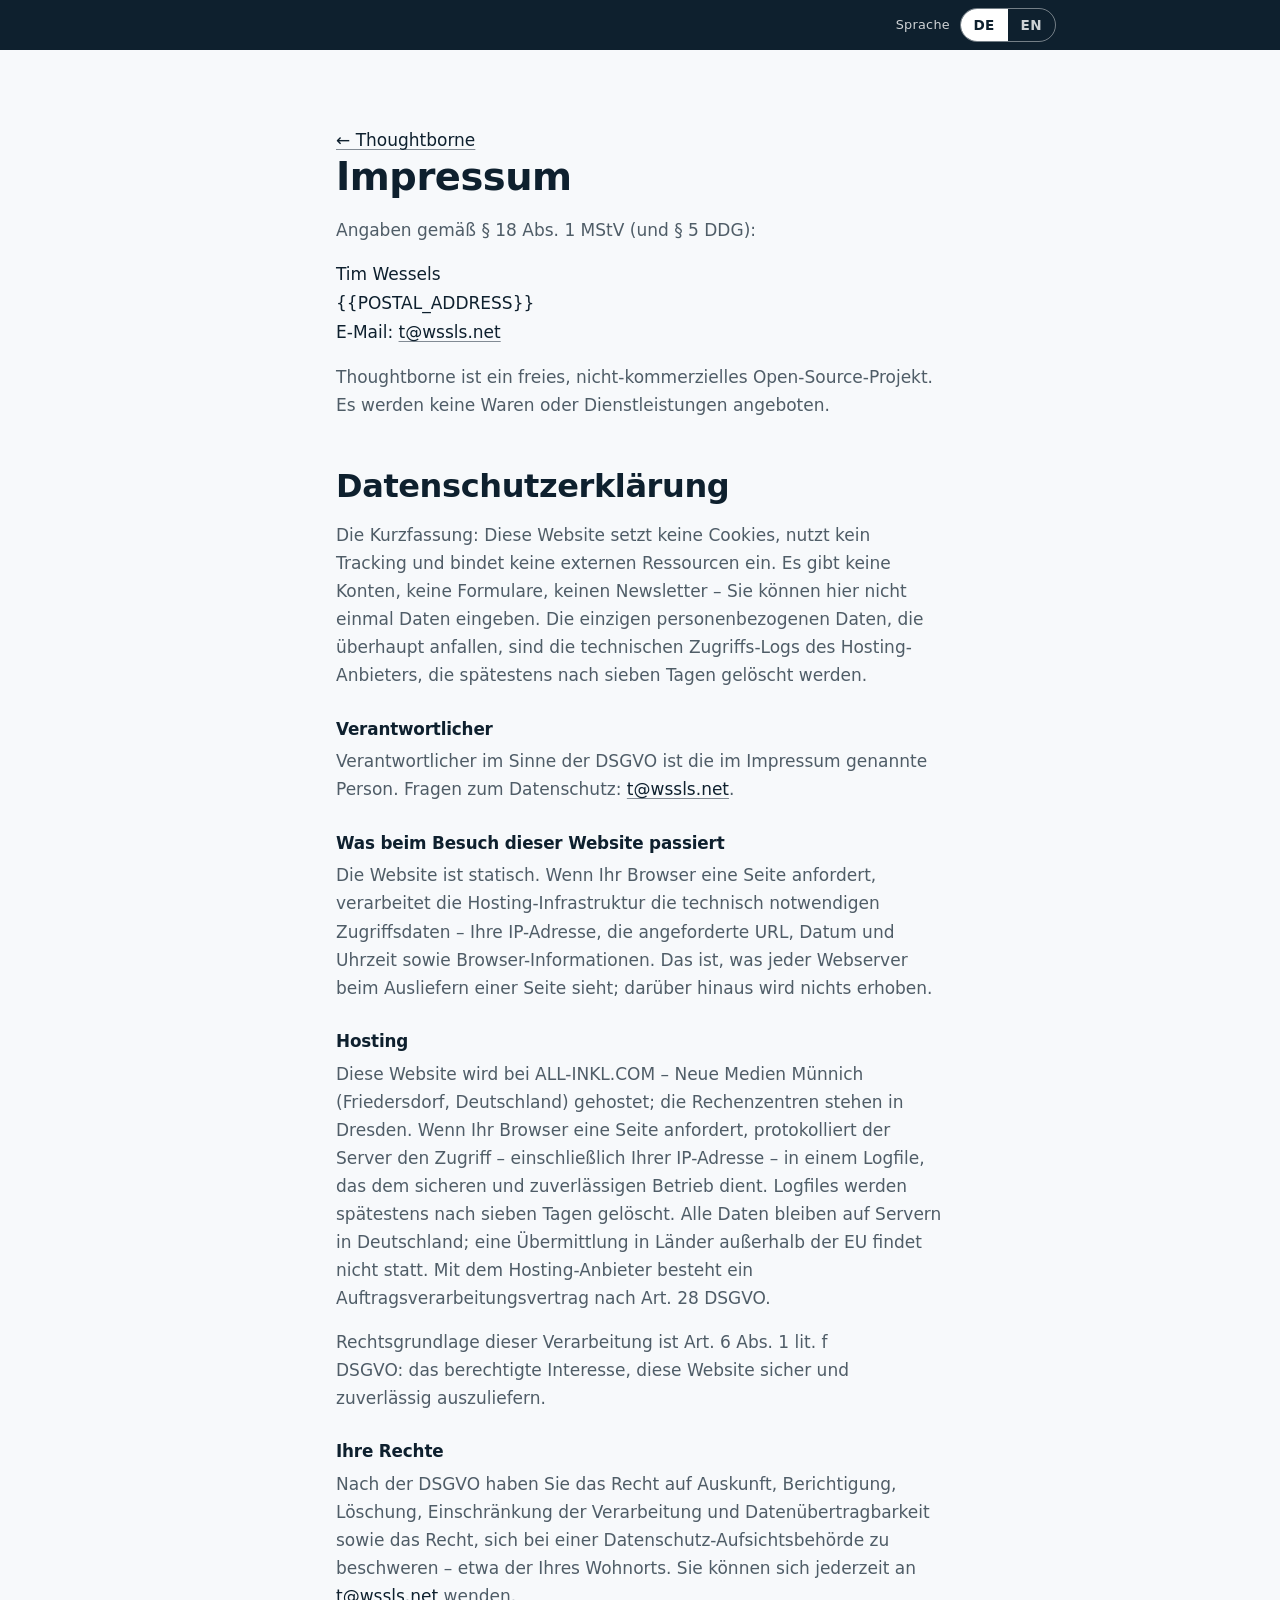
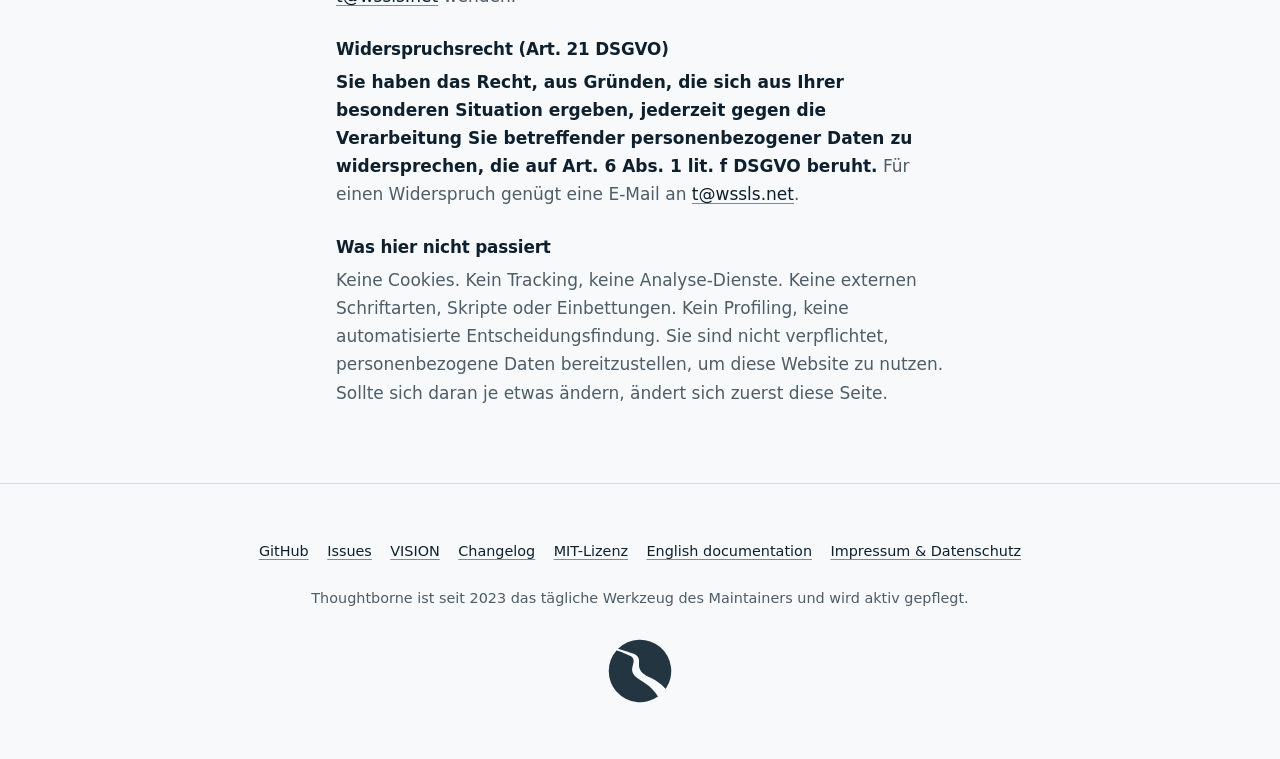
<file: docs/legal.html>
<!doctype html>
<html lang="de">
<head>
<meta charset="utf-8">
<meta name="viewport" content="width=device-width, initial-scale=1">
<title>Impressum &amp; Datenschutz – Thoughtborne</title>
<!-- keep this page out of search indexes; the address must not be harvestable.
     MUST stay crawlable (no robots.txt block) or the crawler never sees the noindex. -->
<meta name="robots" content="noindex, follow">
<link rel="canonical" href="https://thoughtborne.app/legal.html">
<link rel="icon" href="favicon.ico?v=2" sizes="48x48">
<link rel="icon" href="favicon.svg?v=2" type="image/svg+xml">
<meta name="theme-color" content="#0E202E">
<link rel="stylesheet" href="style.css?v=16">
</head>
<body>

<a class="skip-link" href="#main">Zum Inhalt springen</a>

<!-- Nav hrefs are root-absolute — they don't resolve under file://;
     review click-through over a local HTTP server. -->
<div class="langbar">
  <div class="langbar-inner">
    <span class="langbar-label">Sprache</span>
    <span class="lang-toggle">
      <a href="/legal.html" aria-current="page">DE</a>
      <a href="/en/legal.html" hreflang="en" aria-label="English version">EN</a>
    </span>
  </div>
</div>

<main id="main">
  <section class="section">
    <div class="wrap prose legal">
      <p><a href="/">&larr; Thoughtborne</a></p>

      <h1>Impressum</h1>

      <p>Angaben gemäß &sect; 18 Abs. 1 MStV (und &sect; 5 DDG):</p>

      <address>
        Tim Wessels<br>
        {{POSTAL_ADDRESS}}<br>
        E-Mail: <a href="mailto:t@wssls.net">t@wssls.net</a>
      </address>

      <p>Thoughtborne ist ein freies, nicht-kommerzielles Open-Source-Projekt.
      Es werden keine Waren oder Dienstleistungen angeboten.</p>

      <h2 id="privacy">Datenschutzerklärung</h2>

      <p>Die Kurzfassung: Diese Website setzt keine Cookies, nutzt kein Tracking
      und bindet keine externen Ressourcen ein. Es gibt keine Konten, keine
      Formulare, keinen Newsletter – Sie können hier nicht einmal Daten eingeben.
      Die einzigen personenbezogenen Daten, die überhaupt anfallen, sind die
      technischen Zugriffs-Logs des Hosting-Anbieters, die spätestens nach
      sieben Tagen gelöscht werden.</p>

      <h3>Verantwortlicher</h3>

      <p>Verantwortlicher im Sinne der DSGVO ist die im Impressum genannte
      Person. Fragen zum Datenschutz:
      <a href="mailto:t@wssls.net">t@wssls.net</a>.</p>

      <h3>Was beim Besuch dieser Website passiert</h3>

      <p>Die Website ist statisch. Wenn Ihr Browser eine Seite anfordert,
      verarbeitet die Hosting-Infrastruktur die technisch notwendigen
      Zugriffsdaten – Ihre IP-Adresse, die angeforderte URL, Datum und Uhrzeit
      sowie Browser-Informationen. Das ist, was jeder Webserver beim Ausliefern
      einer Seite sieht; darüber hinaus wird nichts erhoben.</p>

      <h3>Hosting</h3>

      <p>Diese Website wird bei ALL-INKL.COM – Neue Medien Münnich (Friedersdorf,
      Deutschland) gehostet; die Rechenzentren stehen in Dresden. Wenn Ihr
      Browser eine Seite anfordert, protokolliert der Server den Zugriff –
      einschließlich Ihrer IP-Adresse – in einem Logfile, das dem sicheren und
      zuverlässigen Betrieb dient. Logfiles werden spätestens nach sieben Tagen
      gelöscht. Alle Daten bleiben auf Servern in Deutschland; eine Übermittlung
      in Länder außerhalb der EU findet nicht statt. Mit dem Hosting-Anbieter
      besteht ein Auftragsverarbeitungsvertrag nach Art. 28 DSGVO.</p>

      <p>Rechtsgrundlage dieser Verarbeitung ist Art. 6 Abs. 1 lit. f DSGVO: das
      berechtigte Interesse, diese Website sicher und zuverlässig
      auszuliefern.</p>

      <h3>Ihre Rechte</h3>

      <p>Nach der DSGVO haben Sie das Recht auf Auskunft, Berichtigung, Löschung,
      Einschränkung der Verarbeitung und Datenübertragbarkeit sowie das Recht,
      sich bei einer Datenschutz-Aufsichtsbehörde zu beschweren – etwa der Ihres
      Wohnorts. Sie können sich jederzeit an
      <a href="mailto:t@wssls.net">t@wssls.net</a> wenden.</p>

      <h3>Widerspruchsrecht (Art. 21 DSGVO)</h3>

      <p><strong>Sie haben das Recht, aus Gründen, die sich aus Ihrer besonderen
      Situation ergeben, jederzeit gegen die Verarbeitung Sie betreffender
      personenbezogener Daten zu widersprechen, die auf Art. 6 Abs. 1 lit. f
      DSGVO beruht.</strong> Für einen Widerspruch genügt eine E-Mail an
      <a href="mailto:t@wssls.net">t@wssls.net</a>.</p>

      <h3>Was hier nicht passiert</h3>

      <p>Keine Cookies. Kein Tracking, keine Analyse-Dienste. Keine externen
      Schriftarten, Skripte oder Einbettungen. Kein Profiling, keine
      automatisierte Entscheidungsfindung. Sie sind nicht verpflichtet,
      personenbezogene Daten bereitzustellen, um diese Website zu nutzen. Sollte
      sich daran je etwas ändern, ändert sich zuerst diese Seite.</p>
    </div>
  </section>
</main>

<footer class="site-footer">
  <div class="footer-inner">
    <nav class="footer-links" aria-label="Projekt-Links">
      <a href="https://github.com/timwessels/thoughtborne-windows" target="_blank" rel="noopener">GitHub</a>
      <a href="https://github.com/timwessels/thoughtborne-windows/issues" target="_blank" rel="noopener">Issues</a>
      <a href="https://github.com/timwessels/thoughtborne-windows/blob/main/VISION.md" target="_blank" rel="noopener">VISION</a>
      <a href="https://github.com/timwessels/thoughtborne-windows/blob/main/CHANGELOG.md" target="_blank" rel="noopener">Changelog</a>
      <a href="https://github.com/timwessels/thoughtborne-windows/blob/main/LICENSE" target="_blank" rel="noopener">MIT-Lizenz</a>
      <a href="https://github.com/timwessels/thoughtborne-windows/blob/main/README.md" hreflang="en" target="_blank" rel="noopener">English documentation</a>
      <a href="/legal.html">Impressum &amp; Datenschutz</a>
    </nav>
    <p class="footer-note">Thoughtborne ist seit 2023 das tägliche Werkzeug des Maintainers und wird aktiv gepflegt.</p>
    <!-- path data from assets/logo/thoughtborne-mark.svg — keep in sync. -->
    <svg class="mark mark-footer" viewBox="0 0 512 512" aria-hidden="true"><path d="M 69.57 89.44 C 70.92 90.26 80.55 94.04 91.91 98.66 C 103.26 103.28 115.37 108.20 118.80 109.60 C 149.01 121.85 172.26 131.55 176.22 133.55 C 181.20 136.07 187.72 140.63 191.59 144.31 C 200.33 152.64 205.14 164.00 205.19 176.41 C 205.22 184.14 204.19 189.89 200.05 205.09 C 193.51 229.12 191.95 239.31 193.13 250.31 C 194.75 265.49 200.47 278.71 210.38 290.15 C 222.87 304.60 232.56 312.03 270.23 336.00 C 310.93 361.90 331.92 378.17 354.42 401.21 C 365.24 412.30 373.89 422.38 383.45 435.05 C 390.08 443.85 400.24 458.95 400.32 460.14 A 250.00 250.00 0 0 1 69.57 89.44 Z M 461.13 398.90 C 461.25 398.98 456.27 393.85 450.21 387.62 C 421.66 358.22 391.54 336.94 341.33 310.71 C 311.21 294.98 305.14 291.72 297.83 287.38 C 278.90 276.16 266.13 263.50 258.15 248.06 C 253.46 239.00 251.24 232.87 249.27 223.61 C 247.78 216.57 247.69 215.33 247.90 203.90 C 248.42 174.95 248.23 167.69 246.84 162.07 C 242.17 143.26 230.35 129.52 210.86 120.29 C 205.03 117.53 198.29 115.26 167.59 105.71 C 157.94 102.71 144.68 98.57 138.14 96.50 C 131.59 94.44 117.00 89.90 105.71 86.41 C 94.42 82.93 84.31 79.80 83.25 79.47 C 82.19 79.13 81.32 78.65 80.69 77.77 A 250.00 250.00 0 0 1 461.13 398.90 Z"/></svg>
  </div>
</footer>

</body>
</html>
</file>
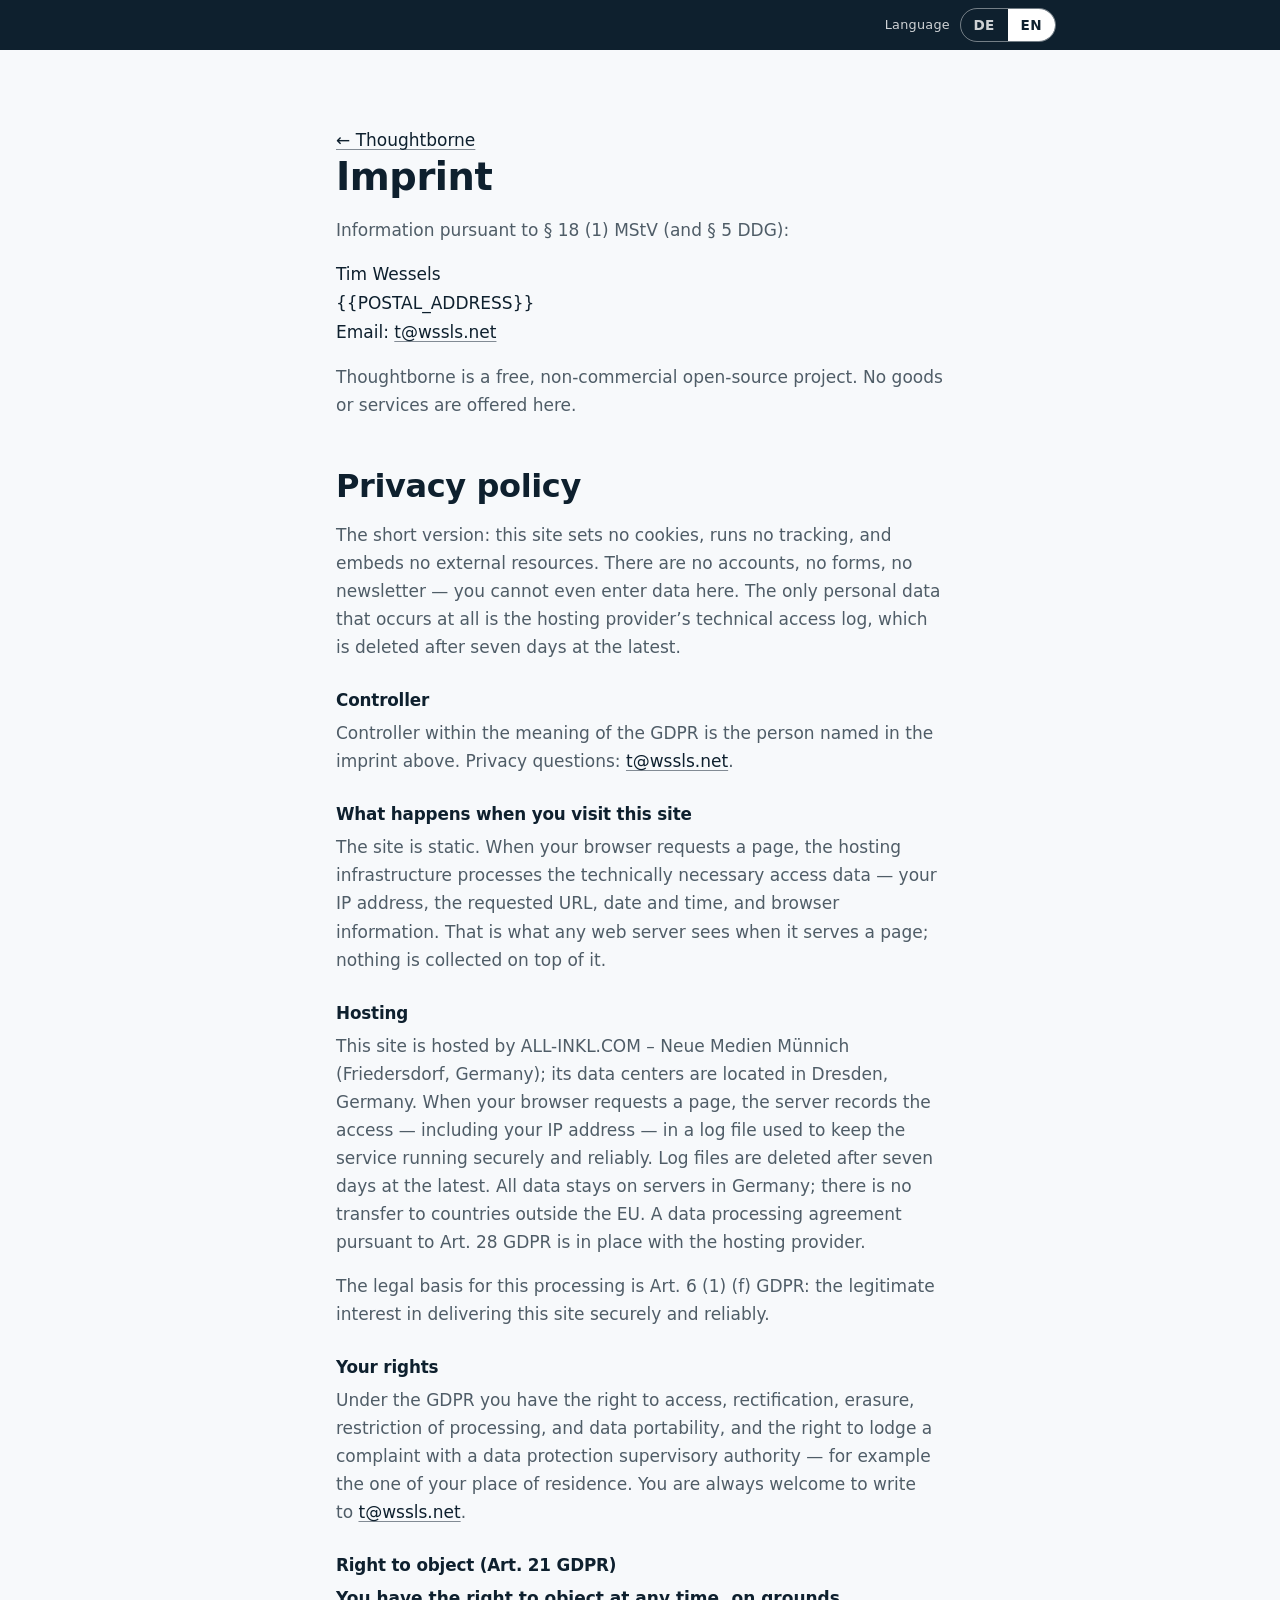
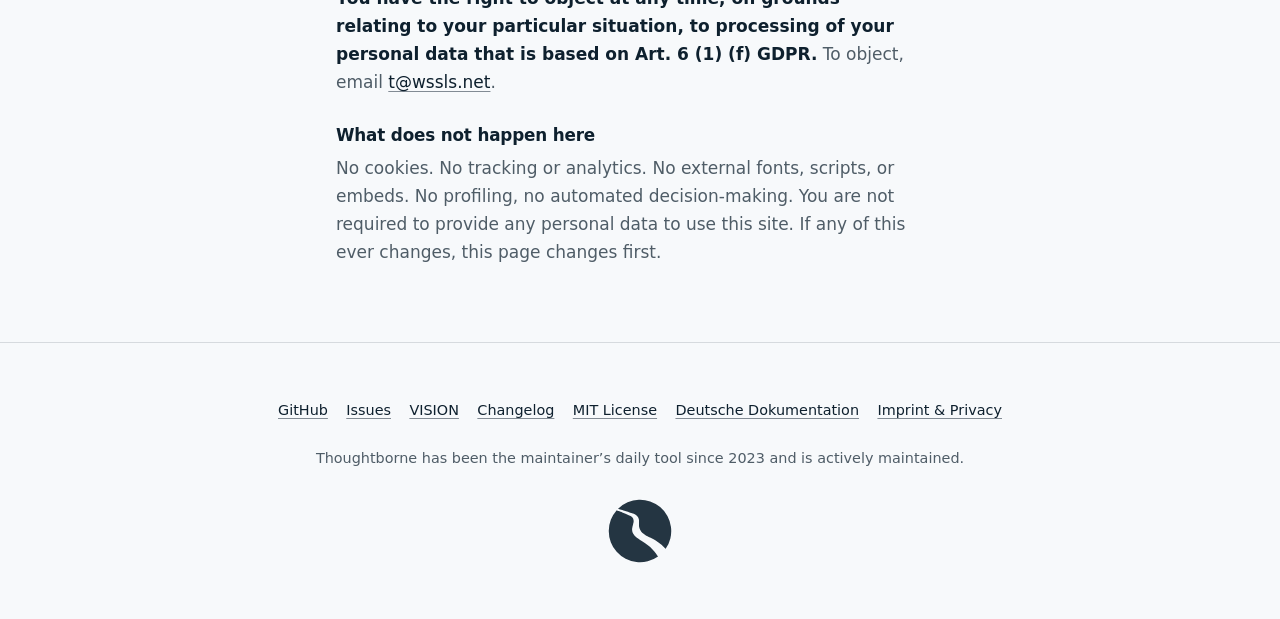
<file: docs/en/legal.html>
<!doctype html>
<html lang="en">
<head>
<meta charset="utf-8">
<meta name="viewport" content="width=device-width, initial-scale=1">
<title>Imprint &amp; Privacy — Thoughtborne</title>
<!-- keep this page out of search indexes; the address must not be harvestable.
     MUST stay crawlable (no robots.txt block) or the crawler never sees the noindex. -->
<meta name="robots" content="noindex, follow">
<link rel="canonical" href="https://thoughtborne.app/en/legal.html">
<link rel="icon" href="../favicon.ico?v=2" sizes="48x48">
<link rel="icon" href="../favicon.svg?v=2" type="image/svg+xml">
<meta name="theme-color" content="#0E202E">
<link rel="stylesheet" href="../style.css?v=16">
</head>
<body>

<a class="skip-link" href="#main">Skip to content</a>

<!-- Nav hrefs are root-absolute — they don't resolve under file://;
     review click-through over a local HTTP server. -->
<div class="langbar">
  <div class="langbar-inner">
    <span class="langbar-label">Language</span>
    <span class="lang-toggle">
      <a href="/legal.html" hreflang="de" aria-label="German version">DE</a>
      <a href="/en/legal.html" aria-current="page">EN</a>
    </span>
  </div>
</div>

<main id="main">
  <section class="section">
    <div class="wrap prose legal">
      <p><a href="/en/">&larr; Thoughtborne</a></p>

      <h1>Imprint</h1>

      <p>Information pursuant to &sect; 18 (1) MStV (and &sect; 5 DDG):</p>

      <address>
        Tim Wessels<br>
        {{POSTAL_ADDRESS}}<br>
        Email: <a href="mailto:t@wssls.net">t@wssls.net</a>
      </address>

      <p>Thoughtborne is a free, non-commercial open-source project. No goods or
      services are offered here.</p>

      <h2 id="privacy">Privacy policy</h2>

      <p>The short version: this site sets no cookies, runs no tracking, and
      embeds no external resources. There are no accounts, no forms, no
      newsletter — you cannot even enter data here. The only personal data that
      occurs at all is the hosting provider’s technical access log, which is
      deleted after seven days at the latest.</p>

      <h3>Controller</h3>

      <p>Controller within the meaning of the GDPR is the person named in the
      imprint above. Privacy questions:
      <a href="mailto:t@wssls.net">t@wssls.net</a>.</p>

      <h3>What happens when you visit this site</h3>

      <p>The site is static. When your browser requests a page, the hosting
      infrastructure processes the technically necessary access data — your IP
      address, the requested URL, date and time, and browser information. That
      is what any web server sees when it serves a page; nothing is collected
      on top of it.</p>

      <h3>Hosting</h3>

      <p>This site is hosted by ALL-INKL.COM – Neue Medien Münnich (Friedersdorf,
      Germany); its data centers are located in Dresden, Germany. When your
      browser requests a page, the server records the access — including your IP
      address — in a log file used to keep the service running securely and
      reliably. Log files are deleted after seven days at the latest. All data
      stays on servers in Germany; there is no transfer to countries outside the
      EU. A data processing agreement pursuant to Art. 28 GDPR is in place with
      the hosting provider.</p>

      <p>The legal basis for this processing is Art. 6 (1) (f) GDPR: the
      legitimate interest in delivering this site securely and reliably.</p>

      <h3>Your rights</h3>

      <p>Under the GDPR you have the right to access, rectification, erasure,
      restriction of processing, and data portability, and the right to lodge a
      complaint with a data protection supervisory authority — for example the
      one of your place of residence. You are always welcome to write to
      <a href="mailto:t@wssls.net">t@wssls.net</a>.</p>

      <h3>Right to object (Art. 21 GDPR)</h3>

      <p><strong>You have the right to object at any time, on grounds relating
      to your particular situation, to processing of your personal data that is
      based on Art. 6 (1) (f) GDPR.</strong> To object, email
      <a href="mailto:t@wssls.net">t@wssls.net</a>.</p>

      <h3>What does not happen here</h3>

      <p>No cookies. No tracking or analytics. No external fonts, scripts, or
      embeds. No profiling, no automated decision-making. You are not required
      to provide any personal data to use this site. If any of this ever
      changes, this page changes first.</p>
    </div>
  </section>
</main>

<footer class="site-footer">
  <div class="footer-inner">
    <nav class="footer-links" aria-label="Project links">
      <a href="https://github.com/timwessels/thoughtborne-windows" target="_blank" rel="noopener">GitHub</a>
      <a href="https://github.com/timwessels/thoughtborne-windows/issues" target="_blank" rel="noopener">Issues</a>
      <a href="https://github.com/timwessels/thoughtborne-windows/blob/main/VISION.md" target="_blank" rel="noopener">VISION</a>
      <a href="https://github.com/timwessels/thoughtborne-windows/blob/main/CHANGELOG.md" target="_blank" rel="noopener">Changelog</a>
      <a href="https://github.com/timwessels/thoughtborne-windows/blob/main/LICENSE" target="_blank" rel="noopener">MIT License</a>
      <a href="https://github.com/timwessels/thoughtborne-windows/blob/main/README.de.md" hreflang="de" target="_blank" rel="noopener">Deutsche Dokumentation</a>
      <a href="/en/legal.html">Imprint &amp; Privacy</a>
    </nav>
    <p class="footer-note">Thoughtborne has been the maintainer’s daily tool since 2023 and is actively maintained.</p>
    <!-- path data from assets/logo/thoughtborne-mark.svg — keep in sync. -->
    <svg class="mark mark-footer" viewBox="0 0 512 512" aria-hidden="true"><path d="M 69.57 89.44 C 70.92 90.26 80.55 94.04 91.91 98.66 C 103.26 103.28 115.37 108.20 118.80 109.60 C 149.01 121.85 172.26 131.55 176.22 133.55 C 181.20 136.07 187.72 140.63 191.59 144.31 C 200.33 152.64 205.14 164.00 205.19 176.41 C 205.22 184.14 204.19 189.89 200.05 205.09 C 193.51 229.12 191.95 239.31 193.13 250.31 C 194.75 265.49 200.47 278.71 210.38 290.15 C 222.87 304.60 232.56 312.03 270.23 336.00 C 310.93 361.90 331.92 378.17 354.42 401.21 C 365.24 412.30 373.89 422.38 383.45 435.05 C 390.08 443.85 400.24 458.95 400.32 460.14 A 250.00 250.00 0 0 1 69.57 89.44 Z M 461.13 398.90 C 461.25 398.98 456.27 393.85 450.21 387.62 C 421.66 358.22 391.54 336.94 341.33 310.71 C 311.21 294.98 305.14 291.72 297.83 287.38 C 278.90 276.16 266.13 263.50 258.15 248.06 C 253.46 239.00 251.24 232.87 249.27 223.61 C 247.78 216.57 247.69 215.33 247.90 203.90 C 248.42 174.95 248.23 167.69 246.84 162.07 C 242.17 143.26 230.35 129.52 210.86 120.29 C 205.03 117.53 198.29 115.26 167.59 105.71 C 157.94 102.71 144.68 98.57 138.14 96.50 C 131.59 94.44 117.00 89.90 105.71 86.41 C 94.42 82.93 84.31 79.80 83.25 79.47 C 82.19 79.13 81.32 78.65 80.69 77.77 A 250.00 250.00 0 0 1 461.13 398.90 Z"/></svg>
  </div>
</footer>

</body>
</html>
</file>
<file: docs/style.css>
/* Thoughtborne site — shared stylesheet for all four pages:
   / (DE), /en/ (EN), /legal.html (DE), /en/legal.html (EN).
   Hard rule: the site is self-contained — no third-party origins (CDN scripts,
   external fonts, remote images); this file and assets/ are first-party. */
*, *::before, *::after { box-sizing: border-box; }
* { margin: 0; }
html { -webkit-text-size-adjust: 100%; scroll-behavior: smooth; }
img, svg { display: block; max-width: 100%; }
a { color: inherit; }

:root {
  color-scheme: light;

  /* terminal surfaces (the dark objects — constant in both OS themes) */
  --term:      #0C1218;
  --term-line: #24333F;
  --term-text: #DEE7ED;
  --term-dim:  #8A9AA6;
  --accent:    #59C2FF;   /* console accent, ported from console_ui.py — dark surfaces only */

  /* the light page */
  --navy:      #0E202E;
  --e-gray:    #828B94;
  --paper:     #F7F9FB;
  --ink:       #0E202E;
  --ink-soft:  rgba(14, 32, 46, .72);
  --line:      rgba(14, 32, 46, .14);
  --panel:     rgba(14, 32, 46, .035);
  --accent-deep: #0F6BA8; /* darker sibling of the console accent — AA on paper */
  --hero-ink:  #FFFFFF;
  --hero-soft: rgba(255,255,255,.80);
  --hero-line: rgba(255,255,255,.42);
  --link-underline: var(--e-gray);
  --btn-bg: var(--navy); --btn-fg: #FFFFFF;
  --btn-ghost-fg: var(--ink); --btn-ghost-line: var(--line);
  --measure: 42rem;
  --measure-wide: 56rem;
}
@media (prefers-color-scheme: dark) {
  :root {
    color-scheme: dark;
    --paper:     #0A141D;
    --ink:       #E9EDF0;
    --ink-soft:  rgba(233, 237, 240, .72);
    --line:      rgba(233, 237, 240, .16);
    --panel:     rgba(233, 237, 240, .04);
    --e-gray:    #71828F;
    --accent-deep: #59C2FF; /* dark page ground -> the console accent applies */
    --link-dark: #AFC3D2;
    --btn-ghost-fg: var(--ink);
    --btn-bg: #AFC3D2; --btn-fg: var(--navy);
  }
}

html { background: var(--paper); }
body {
  font-family: system-ui, -apple-system, "Segoe UI", Roboto, "Helvetica Neue", Arial, sans-serif;
  font-size: 17px; line-height: 1.65; color: var(--ink); background: var(--paper);
  -webkit-font-smoothing: antialiased; text-rendering: optimizeLegibility;
}
.wrap { width: 100%; max-width: var(--measure); margin-inline: auto; padding-inline: clamp(1.25rem, 5vw, 2rem); }

a {
  color: var(--ink); text-decoration: underline; text-decoration-color: var(--link-underline);
  text-underline-offset: 0.18em; text-decoration-thickness: 1px;
  transition: text-decoration-color .18s ease, color .18s ease;
}
a:hover { text-decoration-color: currentColor; }
@media (prefers-color-scheme: dark) {
  main a, .site-footer a { color: var(--link-dark); text-decoration-color: rgba(175,195,210,.45); }
}
:focus-visible { outline: 2px solid var(--ink); outline-offset: 3px; border-radius: 2px; }
.term-band :focus-visible, .install :focus-visible { outline-color: var(--term-text); }

h1, h2 { font-weight: 600; letter-spacing: -0.012em; line-height: 1.2; }
h2 { font-size: clamp(1.45rem, 1rem + 1.9vw, 2rem); }
p { text-wrap: pretty; }
.eyebrow { font-size: 0.78rem; font-weight: 600; letter-spacing: 0.14em; text-transform: uppercase; color: var(--ink-soft); margin-bottom: 0.9rem; }

kbd {
  font-family: ui-monospace, "Cascadia Code", "Cascadia Mono", Consolas, "SFMono-Regular", monospace;
  font-size: 0.82em; line-height: 1; padding: 0.28em 0.5em;
  border: 1px solid var(--line); border-bottom-width: 2px; border-radius: 4px;
  background: var(--panel); white-space: nowrap;
}
code {
  font-family: ui-monospace, "Cascadia Code", Consolas, monospace; font-size: 0.88em;
  padding: 0.1em 0.35em; background: var(--panel); border: 1px solid var(--line); border-radius: 4px;
}

/* language switch — shared between the landing band's top corner and the
   legal pages' sticky .langbar; both grounds are dark. */
.langbar { position: sticky; top: 0; z-index: 20; background: var(--navy); }
.langbar-inner {
  max-width: var(--measure-wide); margin-inline: auto;
  padding: 0.5rem clamp(1.25rem, 5vw, 2rem);
  display: flex; justify-content: flex-end; align-items: center; gap: 0.6rem;
}
.langbar-label { color: var(--hero-soft); font-size: 0.8rem; letter-spacing: 0.02em; }
.lang-toggle { display: inline-flex; border: 1px solid var(--hero-line); border-radius: 999px; overflow: hidden; }
.lang-toggle a {
  text-decoration: none; color: var(--hero-soft); font-size: 0.85rem; font-weight: 600;
  padding: 0.35em 0.95em; letter-spacing: 0.03em; transition: background-color .18s ease, color .18s ease;
}
.lang-toggle a[aria-current="page"] { background: var(--hero-ink); color: var(--navy); }
.lang-toggle a:not([aria-current="page"]):hover { background: rgba(255,255,255,.12); color: var(--hero-ink); }

.term-band { background: var(--term); color: var(--term-text); border-bottom: 1px solid var(--term-line); }
.band-inner {
  max-width: var(--measure-wide); margin-inline: auto;
  padding: 0.85rem clamp(1.25rem, 5vw, 2rem) clamp(2.5rem, 6vw, 3.5rem);
}
.band-top { display: flex; justify-content: flex-end; align-items: center; gap: 0.6rem; }

/* The app masthead as live text (console_ui.py: LOGO_MARK_A5 + WM, gap 4;
   58 columns). line-height MUST stay 1.0 — half-block art breaks apart
   otherwise. Two-tone: the mark glyph keeps the console accent, the wordmark
   letters sit in console off-white. No glow, no motion. */
.term-logo {
  font-family: ui-monospace, "Cascadia Mono", "Cascadia Code", Consolas, "DejaVu Sans Mono", monospace;
  font-size: clamp(8px, 2.55vw, 16px);
  line-height: 1;
  letter-spacing: 0;
  width: max-content; max-width: 100%;
  margin: clamp(2.4rem, 5vw, 3.4rem) auto 0;
  text-align: left;
  overflow: hidden;
  user-select: none;
}
.lg-mark { color: var(--accent); }
.lg-word { color: var(--term-text); }

.term-status {
  font-family: ui-monospace, "Cascadia Mono", Consolas, monospace;
  font-size: 0.78rem; letter-spacing: 0.04em;
  color: var(--term-dim); text-align: center;
  margin-top: 1.3rem;
}
.term-status span { white-space: nowrap; }
.term-status span:not(:last-child)::after { content: "·"; padding: 0 0.5em 0 0.75em; color: rgba(138, 154, 166, .55); }

.intro-hero { text-align: center; padding-block: clamp(2.75rem, 6vw, 4.25rem) clamp(1.5rem, 3vw, 2rem); }
.headline {
  font-size: clamp(1.5rem, 1.05rem + 2vw, 2.15rem); line-height: 1.2; letter-spacing: -0.014em;
  color: var(--ink); max-width: 36rem; margin-inline: auto;
}
.tagline {
  font-size: clamp(1.05rem, 0.95rem + 0.55vw, 1.25rem); line-height: 1.5; color: var(--ink-soft);
  max-width: 40rem; margin: 1.1rem auto 0;
}
.tagline strong { color: var(--ink); font-weight: 600; }
.subline { color: var(--ink-soft); margin: 0.85rem auto 0; max-width: 40rem; }
.benefits { font-size: 0.97rem; color: var(--ink-soft); margin: 1.35rem auto 0; max-width: 52rem; letter-spacing: 0.01em; }
.benefits span { white-space: nowrap; color: var(--ink); font-weight: 500; }
.benefits span:not(:last-child)::after { content: "·"; padding: 0 0.3em 0 0.6em; color: var(--ink-soft); font-weight: 400; }

.install {
  margin: clamp(2rem, 4.5vw, 2.75rem) auto 0; text-align: left;
  background: var(--term);
  border: 1px solid var(--term-line);
  border-radius: 10px;
  overflow: hidden;
  box-shadow: 0 16px 44px -22px rgba(14, 32, 46, .5), 0 2px 8px -3px rgba(14, 32, 46, .25);
}
.install-panel { display: flex; align-items: flex-start; gap: 0.9rem; padding: 0.95rem 0.95rem 0.95rem 1.15rem; }
.install-cmd {
  /* wraps instead of scrolling so the whole command stays visible */
  flex: 1 1 auto; min-width: 0; white-space: pre-wrap; word-break: break-word;
  font-family: ui-monospace, "Cascadia Mono", Consolas, monospace;
  font-size: 0.87rem; line-height: 1.55;
  background: none; border: none; padding: 0; border-radius: 0;
  color: var(--term-text);
}
.copy-btn {
  flex: 0 0 auto;
  font: inherit; font-size: 0.85rem; font-weight: 600; line-height: 1.2;
  color: var(--term-text); background: transparent;
  border: 1px solid #33475A; border-radius: 7px;
  padding: 0.55em 1em; cursor: pointer;
  transition: background-color .15s ease, border-color .15s ease, color .15s ease;
}
.copy-btn:hover { background: rgba(222,231,237,.08); border-color: var(--term-dim); }
.copy-btn.copied { color: #9BE8A8; border-color: rgba(155,232,168,.6); }
/* the hero box as a three-step strip: 1 install, 2 connect a provider,
   3 dictate. Panels 2/3 ship `hidden` in the markup; the pages' noscript rule
   stacks all three when the script cannot run. The strip reaches past the
   hero's prose measure — narrower, the install command needs a third line —
   but never past the viewport and never below the measure on small screens;
   it is also where the get-started button jumps, hence the scroll margin. */
.install-tabs {
  --ip-w: max(100%, min(46rem, 100vw - 3rem));
  width: var(--ip-w);
  margin-inline: calc((100% - var(--ip-w)) / 2);
  scroll-margin-top: 2rem;
}
.ip-tabs { display: grid; grid-template-columns: repeat(3, 1fr); border-bottom: 1px solid var(--term-line); }
.ip-tab {
  font: inherit; font-size: 0.86rem; font-weight: 600; line-height: 1.3;
  color: var(--term-dim); background: transparent; border: 0;
  padding: 0.85em 0.5em 0.75em; cursor: pointer;
  display: inline-flex; align-items: center; justify-content: center; gap: 0.55em;
  box-shadow: inset 0 -2px 0 transparent;
  transition: color .15s ease, background-color .15s ease, box-shadow .15s ease;
}
.ip-tab + .ip-tab { border-left: 1px solid var(--term-line); }
.ip-tab:hover { color: var(--term-text); background: rgba(222,231,237,.05); }
.ip-tab[aria-selected="true"] { color: var(--term-text); box-shadow: inset 0 -2px 0 var(--accent); }
.ip-tab:focus-visible { outline-offset: -3px; }
.ip-num {
  display: inline-grid; place-items: center; width: 1.6em; height: 1.6em; border-radius: 50%;
  font-family: ui-monospace, "Cascadia Mono", Consolas, monospace; font-size: 0.8em; font-weight: 700;
  border: 1px solid currentColor;
}
.ip-tab[aria-selected="true"] .ip-num { background: var(--accent); border-color: var(--accent); color: var(--term); }
.ip-title {
  font-size: 1rem; font-weight: 700; line-height: 1.35;
  color: var(--term-text); padding: 1.05rem 1.15rem 0;
}
.ip-panel .install-panel { padding-top: 0.7rem; }
.ip-lead, .ip-list, .ip-more, .ip-flow, .ip-options { color: var(--term-text); font-size: 0.9rem; line-height: 1.55; padding-inline: 1.15rem; }
.ip-lead { margin-top: 0.6rem; }
.ip-list { list-style: none; margin: 1.05rem 0 0; padding-bottom: 1.25rem; display: grid; gap: 0.6rem; }
.ip-list li { position: relative; padding-left: 1.05rem; }
.ip-list li::before { content: "›"; position: absolute; left: 0; color: var(--accent); font-weight: 700; }
.ip-panel a { color: var(--accent); text-decoration-color: rgba(89,194,255,.45); }
.ip-panel a:hover { text-decoration-color: currentColor; }
.ip-more { margin-top: 0.45rem; padding-bottom: 0.9rem; font-size: 0.84rem; text-align: right; }
.ip-update { color: var(--term-dim); margin-right: 1.5rem; }
.ip-panel kbd { color: var(--term-text); border-color: var(--term-line); background: rgba(222,231,237,.06); }
.ip-flow { list-style: none; margin: 1rem 0 0; display: flex; flex-wrap: wrap; align-items: center; gap: 0.55rem 0.55rem; }
.ip-flow li { display: inline-flex; align-items: center; gap: 0.55rem; }
.ip-flow li + li::before { content: "→"; color: var(--term-dim); }
.ip-flow .keys { font-size: inherit; }
.ip-flow-out { flex-basis: 100%; }
.ip-options { list-style: none; margin: 0.6rem 0 0; display: grid; gap: 0.45rem; }
.ip-options li {
  display: grid; grid-template-columns: auto 1fr auto; align-items: center; gap: 0.3rem 0.9rem;
  padding: 0.42rem 0.7rem 0.42rem 0.9rem; border: 1px solid var(--term-line); border-radius: 8px;
  background: rgba(222,231,237,.03); line-height: 1.45;
}
.ip-opt-head { display: inline-flex; flex-wrap: wrap; align-items: center; gap: 0.3rem 0.5rem; font-weight: 700; }
.ip-panel .ip-opt-head a { color: var(--term-text); text-decoration-color: var(--term-line); }
.ip-panel .ip-opt-head a:hover { text-decoration-color: currentColor; }
.ip-tag {
  font-size: 0.68rem; font-weight: 600; letter-spacing: 0.05em; text-transform: uppercase; line-height: 1.2;
  padding: 0.22em 0.55em; border-radius: 999px; border: 1px solid var(--term-dim); color: var(--term-dim);
  white-space: nowrap;
}
.ip-tag-free { color: var(--term); background: var(--accent); border-color: var(--accent); }
.ip-panel .ip-opt-btn {
  font-size: 0.85rem; font-weight: 600; line-height: 1.2; white-space: nowrap; text-align: center; justify-self: stretch;
  color: var(--term-text); text-decoration: none;
  border: 1px solid #33475A; border-radius: 7px; padding: 0.45em 1em;
  transition: background-color .15s ease, border-color .15s ease;
}
.ip-panel .ip-opt-btn:hover { background: rgba(222,231,237,.08); border-color: var(--term-dim); }

.actions { display: flex; flex-wrap: wrap; gap: 0.75rem; justify-content: center; margin-top: clamp(1.75rem, 4vw, 2.4rem); }
.btn {
  display: inline-block; font-size: 0.95rem; font-weight: 600; line-height: 1.2;
  padding: 0.7em 1.25em; border-radius: 7px; text-decoration: none; border: 1px solid transparent;
  transition: transform .12s ease, background-color .18s ease, border-color .18s ease, color .18s ease;
}
.btn-primary { background: var(--btn-bg); color: var(--btn-fg); }
.btn-ghost { background: transparent; color: var(--btn-ghost-fg); border-color: var(--btn-ghost-line); }
.btn:hover { transform: translateY(-1px); }
.btn:active { transform: translateY(0); }
.btn-primary:hover { background: #16354a; }
.btn-ghost:hover { border-color: var(--ink); background: var(--panel); }
@media (prefers-color-scheme: dark) { .btn-primary:hover { background: #C4D6E2; } }
.get-started .actions { justify-content: flex-start; }

.release-note {
  margin: clamp(2rem, 4.5vw, 2.75rem) auto 0; text-align: left;
  padding: 1rem 1.2rem 1.05rem;
  background: var(--panel);
  border: 1px solid var(--line); border-left: 3px solid var(--accent-deep);
  border-radius: 8px;
}
.rn-head { display: flex; flex-wrap: wrap; align-items: center; gap: 0.35rem 0.7rem; }
.rn-tag {
  font-size: 0.68rem; font-weight: 700; letter-spacing: 0.08em; text-transform: uppercase; line-height: 1.2;
  padding: 0.28em 0.65em; border-radius: 999px; background: var(--accent-deep); color: var(--paper);
}
.rn-title { font-size: 1.02rem; font-weight: 600; line-height: 1.35; letter-spacing: 0; color: var(--ink); }
.release-note p { font-size: 0.93rem; line-height: 1.6; color: var(--ink-soft); margin-top: 0.6rem; }
.release-note p strong { color: var(--ink); font-weight: 600; }
.release-note .rn-foot { display: flex; flex-wrap: wrap; justify-content: space-between; gap: 0.3rem 1.25rem; font-size: 0.88rem; margin-top: 0.75rem; }
.rn-by { color: var(--ink); font-weight: 600; }

.section { padding-block: clamp(3rem, 7vw, 4.75rem); }
.prose { max-width: var(--measure); }
.prose h2 { margin-bottom: 1rem; }
.prose p { color: var(--ink-soft); }
.prose p + p { margin-top: 1rem; }
.prose p strong { color: var(--ink); font-weight: 600; }

.shot { padding-block: clamp(2.5rem, 6vw, 3.75rem); }
.shot .wrap { max-width: var(--measure-wide); }
.shot-frame {
  max-width: 23.25rem; margin-inline: auto;
  border: 1px solid var(--term-line); border-radius: 12px; overflow: hidden;
  box-shadow: 0 18px 50px -20px rgba(14,32,46,.45), 0 2px 8px -2px rgba(14,32,46,.2);
  background: var(--term);
}
@media (prefers-color-scheme: dark) { .shot-frame, .install { box-shadow: 0 18px 50px -20px rgba(0,0,0,.7); } }
.shot-frame img { width: 100%; height: auto; display: block; }
.shot-cap { color: var(--ink-soft); font-size: 0.93rem; margin-top: 1.1rem; max-width: 34rem; margin-inline: auto; line-height: 1.55; }
.shot-cap strong { color: var(--ink); font-weight: 600; }

.features-top { padding-block: clamp(2.75rem, 6vw, 4rem); }
.features-top .wrap { max-width: var(--measure-wide); }
.features-top .intro { max-width: var(--measure); margin-bottom: 2rem; }
.features-top h2 { margin-bottom: 0.75rem; }
.features-top .intro p { color: var(--ink-soft); }
.feat-group { margin-top: 2rem; }
.feat-group-title { font-size: 0.74rem; font-weight: 700; letter-spacing: 0.12em; text-transform: uppercase; color: var(--ink-soft); margin-bottom: 1rem; }
.feat-grid { list-style: none; padding: 0; display: grid; grid-template-columns: repeat(2, 1fr); gap: 0.9rem 2rem; }
.feat-grid li { position: relative; padding-left: 1.7rem; line-height: 1.5; }
.feat-grid li::before {
  content: "✓"; position: absolute; left: 0; top: 0.05em;
  color: var(--accent-deep); font-weight: 700; font-size: 1rem;
}
.feat-grid b { color: var(--ink); font-weight: 600; }
.feat-grid span { color: var(--ink-soft); font-size: 0.95rem; }

.args { padding-block: clamp(2.5rem, 6vw, 4rem); }
.args .wrap { max-width: var(--measure-wide); }
.args-intro { max-width: var(--measure); margin-bottom: 2.5rem; }
.args-intro h2 { margin-bottom: 1rem; }
.args-intro p { color: var(--ink-soft); }
.arg-list { display: grid; gap: 1px; background: var(--line); border: 1px solid var(--line); border-radius: 12px; overflow: hidden; }
.arg {
  background: var(--paper); padding: 1.6rem clamp(1.4rem, 3vw, 1.9rem) 1.75rem;
  display: grid; grid-template-columns: 2.75rem 1fr; gap: 0 1.1rem;
}
.arg-num {
  font-family: ui-monospace, "Cascadia Code", Consolas, monospace; font-size: 0.78rem;
  letter-spacing: 0.08em; color: var(--accent-deep); padding-top: 0.35rem;
}
.arg h3 { grid-column: 2; font-size: 1.18rem; font-weight: 600; line-height: 1.3; letter-spacing: -0.01em; color: var(--ink); }
.arg-lead { grid-column: 2; color: var(--ink-soft); margin-top: 0.4rem; font-size: 0.98rem; }
.arg-evidence { grid-column: 2; list-style: none; padding: 0; margin-top: 1rem; display: grid; gap: 0.5rem; }
.arg-evidence li { position: relative; padding-left: 1.15rem; color: var(--ink-soft); font-size: 0.92rem; line-height: 1.55; }
.arg-evidence li::before { content: "→"; position: absolute; left: 0; color: var(--e-gray); }
.arg-evidence strong { color: var(--ink); font-weight: 600; }

.reliab .wrap { max-width: var(--measure-wide); }
.reliab-grid { list-style: none; padding: 0; margin-top: 2rem; display: grid; grid-template-columns: 1fr 1fr; gap: 1px; background: var(--line); border: 1px solid var(--line); border-radius: 10px; overflow: hidden; }
.reliab-grid li { background: var(--paper); padding: 1rem 1.25rem; font-size: 0.93rem; line-height: 1.5; color: var(--ink-soft); }
.reliab-grid strong { display: block; color: var(--ink); font-weight: 600; font-size: 0.96rem; margin-bottom: 0.15rem; }

.loop { padding-block: clamp(2.5rem, 6vw, 4rem); }
.loop .wrap { max-width: var(--measure-wide); }
.loop-title { font-size: 0.78rem; font-weight: 600; letter-spacing: 0.14em; text-transform: uppercase; color: var(--ink-soft); text-align: center; margin-bottom: 1.75rem; }
.steps { list-style: none; padding: 0; display: grid; grid-template-columns: repeat(3, 1fr); gap: clamp(1rem, 3vw, 1.75rem); }
.steps li { display: flex; flex-direction: column; gap: 0.75rem; padding: 1.4rem 1.4rem 1.5rem; background: var(--panel); border: 1px solid var(--line); border-radius: 10px; }
.keys { display: flex; flex-wrap: wrap; align-items: center; gap: 0.15rem; font-size: 0.95rem; }
.step-text { color: var(--ink-soft); font-size: 0.97rem; line-height: 1.55; }
.step-text strong { color: var(--ink); font-weight: 600; }
.loop-note { text-align: center; color: var(--ink-soft); font-size: 0.92rem; margin-top: 1.5rem; }
.loop-note strong { color: var(--ink); font-weight: 600; }

.figures { margin-top: 2rem; }
.figures > div { display: grid; grid-template-columns: 9.5rem 1fr; border-top: 1px solid var(--line); padding-block: 1.05rem 1.15rem; }
.figures dt { padding-right: 1.5rem; }
.fig-num { display: block; font-size: 1.55rem; font-weight: 600; letter-spacing: -0.015em; line-height: 1.15; color: var(--ink); font-variant-numeric: tabular-nums; }
.fig-unit { display: block; font-size: 0.8rem; color: var(--ink-soft); margin-top: 0.2rem; line-height: 1.4; text-wrap: balance; }
.figures dd { margin: 0; color: var(--ink-soft); font-size: 0.95rem; line-height: 1.55; }
.figures dd strong { color: var(--ink); font-weight: 600; }
.cost-note { font-size: 0.95rem; margin-top: 1.75rem; }

.audience-box { background: var(--panel); border-top: 1px solid var(--line); border-bottom: 1px solid var(--line); }
.audience-box .wrap { max-width: var(--measure-wide); padding-block: clamp(2.75rem, 6vw, 4rem); }
.aud-for { margin-top: 1.75rem; }
.aud-for h3 { font-size: 1.02rem; font-weight: 600; color: var(--ink); margin-bottom: 0.75rem; }
.aud-for ul { list-style: none; padding: 0; columns: 2; column-gap: clamp(1.5rem, 4vw, 3rem); }
.aud-for li { padding-left: 1.3rem; position: relative; color: var(--ink-soft); font-size: 0.94rem; line-height: 1.5; break-inside: avoid; text-wrap: pretty; }
.aud-for li + li { margin-top: 0.5rem; }
/* Six items, split 3+3: the fourth opens column two, so it starts flush — both
   rules are undone below where the list falls back to one column. */
.aud-for li:nth-child(4) { break-before: column; margin-top: 0; }
.aud-for li::before { content: "✓"; position: absolute; left: 0; color: var(--accent-deep); font-weight: 700; }

.audience { font-size: 0.92rem; margin-top: 1.6rem; }

.faq-list { margin-top: 2rem; }
.faq-list > div { border-top: 1px solid var(--line); padding-block: 1.05rem 1.15rem; }
.faq-list h3 { font-size: 1.02rem; font-weight: 600; line-height: 1.35; color: var(--ink); margin-bottom: 0.4rem; text-wrap: balance; }
.faq-list p { font-size: 0.95rem; line-height: 1.55; }

.site-footer { border-top: 1px solid var(--line); padding-block: clamp(2.5rem, 6vw, 3.5rem); }
.footer-inner { max-width: var(--measure-wide); text-align: center; margin-inline: auto; padding-inline: clamp(1.25rem, 5vw, 2rem); }
.footer-links { display: flex; flex-wrap: wrap; justify-content: center; gap: 0.35rem 1.15rem; font-size: 0.9rem; }
.footer-note { color: var(--ink-soft); font-size: 0.9rem; margin-top: 1.5rem; }
.mark path { fill: currentColor; }
.mark-footer { width: 64px; height: auto; margin: 1.75rem auto 0; color: var(--ink); opacity: 0.9; }

@media (prefers-reduced-motion: reduce) { * { transition: none !important; } html { scroll-behavior: auto; } .btn:hover { transform: none; } }
@media (max-width: 640px) {
  .steps { grid-template-columns: 1fr; }
  .reliab-grid { grid-template-columns: 1fr; }
  .aud-for ul { columns: auto; }
  .aud-for li:nth-child(4) { margin-top: 0.5rem; }
  .feat-grid { grid-template-columns: 1fr; }
}
@media (max-width: 560px) {
  .figures > div { grid-template-columns: 1fr; }
  .figures dt { display: flex; align-items: baseline; gap: 0.55rem; padding: 0 0 0.4rem; }
  .fig-num { font-size: 1.35rem; }
  .fig-unit { margin-top: 0; }
  .benefits span { display: block; }
  .benefits span:not(:last-child)::after { content: none; }
  .install-panel { flex-wrap: wrap; }
  .copy-btn { width: 100%; text-align: center; }
  .ip-tab { flex-direction: column; gap: 0.35em; font-size: 0.8rem; padding: 0.7em 0.35em 0.65em; }
  .ip-options li { grid-template-columns: 1fr; }
  .ip-opt-btn { text-align: center; }
  .arg { grid-template-columns: 1fr; }
  .arg-num { padding: 0 0 0.4rem; }
  .arg h3, .arg-lead, .arg-evidence { grid-column: 1; }
}

/* skip link — hidden until keyboard focus; z-index sits above the sticky
   .langbar (20) so the focused link is not covered by it. */
.skip-link {
  position: absolute;
  top: -100vh;
  left: 0;
  z-index: 30;
  background: #FFFFFF;
  color: var(--navy);
  font-size: 0.9rem;
  font-weight: 600;
  padding: 0.65rem 1.1rem;
  border-radius: 0 0 7px 0;
  text-decoration: none;
}
.skip-link:focus { top: 0; }

/* screen-reader-only text */
.visually-hidden {
  position: absolute; width: 1px; height: 1px;
  padding: 0; overflow: hidden; clip: rect(0 0 0 0); clip-path: inset(50%);
  white-space: nowrap; border: 0;
}

.legal h1 {
  font-size: clamp(1.7rem, 1.2rem + 2.2vw, 2.4rem);
  margin-bottom: 1rem;
}
.legal h2 {
  margin-top: 3rem;
  margin-bottom: 1rem;
}
.legal h3 {
  font-size: 1.05rem; font-weight: 600; line-height: 1.4;
  letter-spacing: -0.01em; color: var(--ink);
  margin-top: 1.75rem; margin-bottom: 0.4rem;
}
.legal address { font-style: normal; line-height: 1.7; margin-block: 1rem; }
</file>
